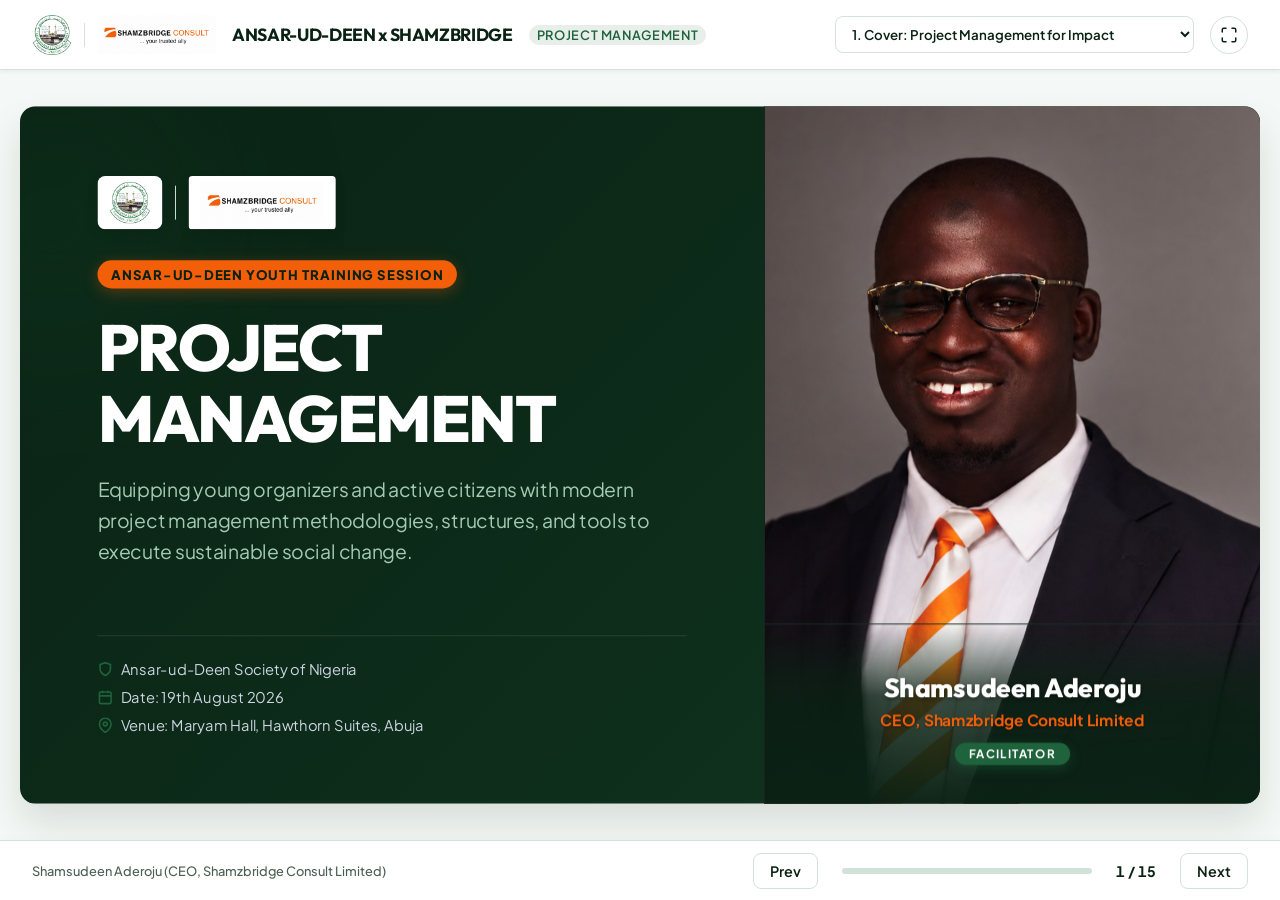
<file: index.html>
<!DOCTYPE html>
<html lang="en">

<head>
  <meta charset="UTF-8">
  <meta name="viewport" content="width=device-width, initial-scale=1.0">
  <title>Project Management for Impact | Ansar-ud-Deen Society</title>
  <meta name="description"
    content="Semi-interactive slide presentation on Project Management for Impact for Ansar-ud-Deen Society.">
  <link rel="stylesheet" href="style.css">
  <script>
    window.addEventListener('error', function (e) {
      const errorDiv = document.createElement('div');
      errorDiv.style.position = 'fixed';
      errorDiv.style.top = '0';
      errorDiv.style.left = '0';
      errorDiv.style.width = '100%';
      errorDiv.style.backgroundColor = '#e11d48';
      errorDiv.style.color = '#ffffff';
      errorDiv.style.padding = '12px 24px';
      errorDiv.style.fontSize = '14px';
      errorDiv.style.fontFamily = 'monospace';
      errorDiv.style.zIndex = '999999';
      errorDiv.style.boxShadow = '0 4px 12px rgba(0,0,0,0.15)';
      errorDiv.innerHTML = '<strong>JS Error:</strong> ' + e.message + ' at ' + e.filename.split('/').pop() + ':' + e.lineno + ':' + e.colno;
      document.body.appendChild(errorDiv);
    });
  </script>
</head>

<body>

  <!-- TOP HEADER -->
  <header>
    <div class="brand-section">
      <div class="brand-logos">
        <img src="images/ansarudeen.png" alt="Ansar-ud-Deen Logo" class="logo-img" onerror="this.style.display='none'">
        <div class="logo-separator"></div>
        <img src="images/shamzbridge.jpeg" alt="Shamzbridge Logo" class="logo-img" style="border-radius: 4px;"
          onerror="this.style.display='none'">
      </div>
      <span class="brand-title">ANSAR-UD-DEEN x SHAMZBRIDGE</span>
      <span class="brand-tagline">Project Management</span>
    </div>

    <div class="nav-controls">
      <select id="slideSelect" class="slide-select">
        <option value="0">1. Cover: Project Management for Impact</option>
        <option value="1">2. Project Management Lifecycle: 5-Phase Cycle</option>
        <option value="2">3. Core PM Concepts &amp; Iron Triangle</option>
        <option value="3">4. Phase 1: Initiation (Needs Assessment)</option>
        <option value="4">5. Phase 2: Planning &amp; Design</option>
        <option value="5">6. Phase 3: Execution &amp; Team Dynamics</option>
        <option value="6">7. Phase 4: Monitoring &amp; Evaluation</option>
        <option value="7">8. Phase 5: Closure &amp; Sustainability</option>
        <option value="8">9. Impact Model Canvas: Overview</option>
        <option value="9">10. Impact Model Canvas: Interactive Grid</option>
        <option value="10">11. Tying PM Lifecycle &amp; Canvas Into Projects</option>
        <option value="11">12. Live Walkthrough: NEXIM Project</option>
        <option value="12">13. Empowering Professionals &amp; Teams</option>
        <option value="13">14. Case Studies of Social Impact</option>
        <option value="14">15. Conclusion &amp; Q&amp;A</option>
      </select>

      <button id="fullscreenBtn" class="btn btn-icon" title="Toggle Fullscreen (Shortcut: F)">
        <svg width="18" height="18" viewBox="0 0 24 24" fill="none" stroke="currentColor" stroke-width="2"
          stroke-linecap="round" stroke-linejoin="round">
          <path d="M8 3H5a2 2 0 0 0-2 2v3m18 0V5a2 2 0 0 0-2-2h-3m0 18h3a2 2 0 0 0 2-2v-3M3 16v3a2 2 0 0 0 2 2h3">
          </path>
        </svg>
      </button>
    </div>
  </header>

  <!-- VIEWPORT FOR 16:9 DECK CONTAINER -->
  <main class="deck-viewport" id="deckViewport">
    <div class="deck-container" id="deckContainer">

      <!-- ==========================================
           SLIDE 1: COVER SLIDE
           ========================================== -->
      <section class="slide active slide-cover" id="slide-0">
        <!-- Background Shapes -->
        <div class="slide-bg-shapes">
          <div class="bg-blob-1"></div>
          <div class="bg-blob-2"></div>
        </div>

        <div class="cover-container">
          <div class="cover-left">
            <div style="display: flex; align-items: center; gap: 0.8rem; margin-bottom: 2rem;">
              <img src="images/ansarudeen.png" alt="Ansar-ud-Deen Logo" class="cover-logo-left"
                style="margin-bottom: 0;" onerror="this.style.display='none'">
              <div style="background-color: var(--color-border); width: 1px; height: 35px;"></div>
              <img src="images/shamzbridge.jpeg" alt="Shamzbridge Logo" class="cover-logo-left"
                style="margin-bottom: 0; border-radius: 4px;" onerror="this.style.display='none'">
            </div>
            <span class="cover-badge">Ansar-ud-Deen Youth Training Session</span>
            <h1 class="cover-title">PROJECT MANAGEMENT </h1>
            <p class="cover-description">
              Equipping young organizers and active citizens with modern project management methodologies, structures,
              and tools to execute sustainable social change.
            </p>
            <div class="cover-meta">
              <div class="meta-item">
                <svg width="16" height="16" viewBox="0 0 24 24" fill="none" stroke="currentColor" stroke-width="2.5">
                  <path d="M12 22s8-4 8-10V5l-8-3-8 3v7c0 6 8 10 8 10z"></path>
                </svg>
                <span>Ansar-ud-Deen Society of Nigeria</span>
              </div>
              <div class="meta-item">
                <svg width="16" height="16" viewBox="0 0 24 24" fill="none" stroke="currentColor" stroke-width="2.5">
                  <rect x="3" y="4" width="18" height="18" rx="2" ry="2"></rect>
                  <line x1="16" y1="2" x2="16" y2="6"></line>
                  <line x1="8" y1="2" x2="8" y2="6"></line>
                  <line x1="3" y1="10" x2="21" y2="10"></line>
                </svg>
                <span>Date: 19th August 2026</span>
              </div>
              <div class="meta-item">
                <svg width="16" height="16" viewBox="0 0 24 24" fill="none" stroke="currentColor" stroke-width="2.5">
                  <path d="M21 10c0 7-9 13-9 13s-9-6-9-13a9 9 0 0 1 18 0z"></path>
                  <circle cx="12" cy="10" r="3"></circle>
                </svg>
                <span>Venue: Maryam Hall, Hawthorn Suites, Abuja</span>
              </div>
            </div>
          </div>
          <div class="cover-right">
            <!-- Full Speaker Image & Overlay Card -->
            <img src="Mr Shamsudeen Aderoju.png" alt="Shamsudeen Aderoju" class="cover-speaker-img-full"
              onerror="this.style.display='none'">
            <div class="cover-speaker-overlay-banner">
              <h3 class="cover-speaker-name">Shamsudeen Aderoju</h3>
              <p class="cover-speaker-title">CEO, Shamzbridge Consult Limited</p>
              <span class="cover-speaker-badge">Facilitator</span>
            </div>
          </div>
        </div>
      </section>
      <!-- ==========================================
           SLIDE 2: STANDARD PROJECT MANAGEMENT LIFECYCLE (5-PHASE CYCLE)
           ========================================== -->
      <section class="slide" id="slide-1">
        <!-- Background Shapes -->
        <div class="slide-bg-shapes">
          <div class="bg-blob-1"></div>
          <div class="bg-blob-2"></div>
          <div class="bg-pattern"></div>
        </div>

        <h1 class="slide-title">The Project Management Lifecycle</h1>
        <p class="body-text" style="margin-bottom: 1rem;">
          A structured framework to guide project teams from initial concept to successful execution and long-term
          community impact.
        </p>

        <div class="framework-container">
          <div class="framework-diagram">
            <div class="framework-step active" data-target="fw-initiation">
              <span class="step-num">1</span>
              <span class="step-title">Initiation</span>
            </div>
            <div class="framework-step" data-target="fw-planning">
              <span class="step-num">2</span>
              <span class="step-title">Planning</span>
            </div>
            <div class="framework-step" data-target="fw-execution">
              <span class="step-num">3</span>
              <span class="step-title">Execution</span>
            </div>
            <div class="framework-step" data-target="fw-monitoring">
              <span class="step-num">4</span>
              <span class="step-title">M&amp;E (Control)</span>
            </div>
            <div class="framework-step" data-target="fw-closure">
              <span class="step-num">5</span>
              <span class="step-title">Closure</span>
            </div>
          </div>

          <div class="framework-details-panel">
            <!-- STEP 1: INITIATION -->
            <div class="framework-details-content active" id="fw-initiation">
              <div class="framework-detail-header">
                <span class="framework-detail-badge">Phase 1</span>
                <h3 class="framework-detail-title">Project Initiation</h3>
              </div>
              <p class="body-text" style="font-size: 0.95rem; margin-bottom: 1rem;">
                <b>Core Question:</b> Is this project worth doing and feasible? Define initial scope, assess community
                needs, identify key stakeholders, and secure basic authorization.
              </p>
              <div class="framework-bullets">
                <div class="framework-bullet-item">
                  <svg width="14" height="14" viewBox="0 0 24 24" fill="none" stroke="currentColor" stroke-width="3"
                    stroke-linecap="round" stroke-linejoin="round">
                    <polyline points="20 6 9 17 4 12"></polyline>
                  </svg>
                  <span><b>Needs Assessment:</b> Use surveys, focus groups, and interviews to discover real local
                    problems rather than making assumptions.</span>
                </div>
                <div class="framework-bullet-item">
                  <svg width="14" height="14" viewBox="0 0 24 24" fill="none" stroke="currentColor" stroke-width="3"
                    stroke-linecap="round" stroke-linejoin="round">
                    <polyline points="20 6 9 17 4 12"></polyline>
                  </svg>
                  <span><b>Project Charter:</b> Write a high-level project charter defining objectives, expected
                    outcomes, scope boundaries, and core team.</span>
                </div>
                <div class="framework-bullet-item">
                  <svg width="14" height="14" viewBox="0 0 24 24" fill="none" stroke="currentColor" stroke-width="3"
                    stroke-linecap="round" stroke-linejoin="round">
                    <polyline points="20 6 9 17 4 12"></polyline>
                  </svg>
                  <span><b>Key Output:</b> An approved Project Charter and stakeholder register to proceed to detailed
                    planning.</span>
                </div>
              </div>
            </div>

            <!-- STEP 2: PLANNING -->
            <div class="framework-details-content" id="fw-planning">
              <div class="framework-detail-header">
                <span class="framework-detail-badge">Phase 2</span>
                <h3 class="framework-detail-title">Project Planning</h3>
              </div>
              <p class="body-text" style="font-size: 0.95rem; margin-bottom: 1rem;">
                <b>Core Question:</b> How exactly will we deliver the project? Map out tasks, milestones, calendars,
                budgets, resources, and risk mitigations.
              </p>
              <div class="framework-bullets">
                <div class="framework-bullet-item">
                  <svg width="14" height="14" viewBox="0 0 24 24" fill="none" stroke="currentColor" stroke-width="3"
                    stroke-linecap="round" stroke-linejoin="round">
                    <polyline points="20 6 9 17 4 12"></polyline>
                  </svg>
                  <span><b>Work Breakdown Structure (WBS):</b> Divide the project scope into small, manageable tasks
                    with clear assignments.</span>
                </div>
                <div class="framework-bullet-item">
                  <svg width="14" height="14" viewBox="0 0 24 24" fill="none" stroke="currentColor" stroke-width="3"
                    stroke-linecap="round" stroke-linejoin="round">
                    <polyline points="20 6 9 17 4 12"></polyline>
                  </svg>
                  <span><b>Budgeting &amp; Sponsorship:</b> Develop itemized budgets and pitch templates to secure
                    funding and resources.</span>
                </div>
                <div class="framework-bullet-item">
                  <svg width="14" height="14" viewBox="0 0 24 24" fill="none" stroke="currentColor" stroke-width="3"
                    stroke-linecap="round" stroke-linejoin="round">
                    <polyline points="20 6 9 17 4 12"></polyline>
                  </svg>
                  <span><b>Key Output:</b> A comprehensive project roadmap (Gantt schedule), budget plans, and risk
                    checklist.</span>
                </div>
              </div>
            </div>

            <!-- STEP 3: EXECUTION -->
            <div class="framework-details-content" id="fw-execution">
              <div class="framework-detail-header">
                <span class="framework-detail-badge">Phase 3</span>
                <h3 class="framework-detail-title">Project Execution</h3>
              </div>
              <p class="body-text" style="font-size: 0.95rem; margin-bottom: 1rem;">
                <b>Core Question:</b> Are we deploying planned activities effectively? Coordinate volunteers, manage
                partners, run public campaigns, and execute operations.
              </p>
              <div class="framework-bullets">
                <div class="framework-bullet-item">
                  <svg width="14" height="14" viewBox="0 0 24 24" fill="none" stroke="currentColor" stroke-width="3"
                    stroke-linecap="round" stroke-linejoin="round">
                    <polyline points="20 6 9 17 4 12"></polyline>
                  </svg>
                  <span><b>Team Coordination:</b> Hold team standups, distribute volunteer checklists, and manage
                    vendor/partner relations.</span>
                </div>
                <div class="framework-bullet-item">
                  <svg width="14" height="14" viewBox="0 0 24 24" fill="none" stroke="currentColor" stroke-width="3"
                    stroke-linecap="round" stroke-linejoin="round">
                    <polyline points="20 6 9 17 4 12"></polyline>
                  </svg>
                  <span><b>Public Relations:</b> Conduct marketing, community outreach, and stakeholder engagement to
                    drive enrollment or attendance.</span>
                </div>
                <div class="framework-bullet-item">
                  <svg width="14" height="14" viewBox="0 0 24 24" fill="none" stroke="currentColor" stroke-width="3"
                    stroke-linecap="round" stroke-linejoin="round">
                    <polyline points="20 6 9 17 4 12"></polyline>
                  </svg>
                  <span><b>Key Output:</b> Active delivery of project tasks, workshop sessions, or community
                    campaigns.</span>
                </div>
              </div>
            </div>

            <!-- STEP 4: MONITORING -->
            <div class="framework-details-content" id="fw-monitoring">
              <div class="framework-detail-header">
                <span class="framework-detail-badge">Phase 4</span>
                <h3 class="framework-detail-title">Monitoring &amp; Evaluation</h3>
              </div>
              <p class="body-text" style="font-size: 0.95rem; margin-bottom: 1rem;">
                <b>Core Question:</b> Are we meeting goals and managing resources? Track timelines, analyze budgets, and
                gather social impact metrics.
              </p>
              <div class="framework-bullets">
                <div class="framework-bullet-item">
                  <svg width="14" height="14" viewBox="0 0 24 24" fill="none" stroke="currentColor" stroke-width="3"
                    stroke-linecap="round" stroke-linejoin="round">
                    <polyline points="20 6 9 17 4 12"></polyline>
                  </svg>
                  <span><b>Variance Control:</b> Track actual schedule progress and expenditures vs. target baselines to
                    handle issues early.</span>
                </div>
                <div class="framework-bullet-item">
                  <svg width="14" height="14" viewBox="0 0 24 24" fill="none" stroke="currentColor" stroke-width="3"
                    stroke-linecap="round" stroke-linejoin="round">
                    <polyline points="20 6 9 17 4 12"></polyline>
                  </svg>
                  <span><b>Impact Metrics:</b> Verify immediate quantitative outputs and track long-term qualitative
                    changes in communities.</span>
                </div>
                <div class="framework-bullet-item">
                  <svg width="14" height="14" viewBox="0 0 24 24" fill="none" stroke="currentColor" stroke-width="3"
                    stroke-linecap="round" stroke-linejoin="round">
                    <polyline points="20 6 9 17 4 12"></polyline>
                  </svg>
                  <span><b>Key Output:</b> Operational data, registry metrics, budget trackers, and feedback
                    surveys.</span>
                </div>
              </div>
            </div>

            <!-- STEP 5: CLOSURE -->
            <div class="framework-details-content" id="fw-closure">
              <div class="framework-detail-header">
                <span class="framework-detail-badge">Phase 5</span>
                <h3 class="framework-detail-title">Project Closure &amp; Handover</h3>
              </div>
              <p class="body-text" style="font-size: 0.95rem; margin-bottom: 1rem;">
                <b>Core Question:</b> What did we accomplish and how do we ensure sustainability? Complete accounts,
                write reports, and hand over assets.
              </p>
              <div class="framework-bullets">
                <div class="framework-bullet-item">
                  <svg width="14" height="14" viewBox="0 0 24 24" fill="none" stroke="currentColor" stroke-width="3"
                    stroke-linecap="round" stroke-linejoin="round">
                    <polyline points="20 6 9 17 4 12"></polyline>
                  </svg>
                  <span><b>Administrative Closure:</b> Pay final vendor invoices, audit project ledger, and compile
                    financial records.</span>
                </div>
                <div class="framework-bullet-item">
                  <svg width="14" height="14" viewBox="0 0 24 24" fill="none" stroke="currentColor" stroke-width="3"
                    stroke-linecap="round" stroke-linejoin="round">
                    <polyline points="20 6 9 17 4 12"></polyline>
                  </svg>
                  <span><b>Lessons Learned &amp; Handover:</b> Archive graphic design assets, contact registers, and
                    write review logs for future teams.</span>
                </div>
                <div class="framework-bullet-item">
                  <svg width="14" height="14" viewBox="0 0 24 24" fill="none" stroke="currentColor" stroke-width="3"
                    stroke-linecap="round" stroke-linejoin="round">
                    <polyline points="20 6 9 17 4 12"></polyline>
                  </svg>
                  <span><b>Key Output:</b> Final project evaluation report, lessons log, financial audit, and
                    sustainability handover contracts.</span>
                </div>
              </div>
            </div>
          </div>
        </div>
      </section>

      <!-- ==========================================
           SLIDE 3: CORE PM CONCEPTS & IRON TRIANGLE
           ========================================== -->
      <section class="slide" id="slide-2">
        <!-- Background Shapes -->
        <div class="slide-bg-shapes">
          <div class="bg-blob-1"></div>
          <div class="bg-blob-2"></div>
          <div class="bg-pattern"></div>
        </div>

        <h1 class="slide-title">Core Project Management Concepts</h1>

        <div class="concepts-layout">
          <div class="triangle-container">
            <h3 class="section-header" id="triangleInfoTitle" style="font-size: 1.1rem;">Click Triangle Nodes to Explore
            </h3>
            <svg class="iron-triangle-svg" viewBox="0 0 300 300">
              <!-- Lines -->
              <line id="line-scope-time" class="triangle-line" x1="150" y1="50" x2="50" y2="220" />
              <line id="line-scope-cost" class="triangle-line" x1="150" y1="50" x2="250" y2="220" />
              <line id="line-time-cost" class="triangle-line" x1="50" y1="220" x2="250" y2="220" />

              <!-- Nodes -->
              <g class="triangle-node active" data-concept="scope" transform="translate(150,50)">
                <circle r="10" />
                <text class="triangle-text" y="-20" text-anchor="middle">SCOPE</text>
              </g>
              <g class="triangle-node" data-concept="time" transform="translate(50,220)">
                <circle r="10" />
                <text class="triangle-text" x="-15" y="25" text-anchor="middle">TIME</text>
              </g>
              <g class="triangle-node" data-concept="cost" transform="translate(250,220)">
                <circle r="10" />
                <text class="triangle-text" x="15" y="25" text-anchor="middle">COST</text>
              </g>

              <text class="triangle-center-text" x="150" y="170">QUALITY</text>
            </svg>
            <div class="triangle-info-box">
              Changing any side of the triangle compromises quality.
            </div>
          </div>

          <div class="concept-tabs">
            <div class="concept-tab-card active" data-concept="scope">
              <div class="concept-tab-header">
                <span class="concept-tab-title">Scope: The What &amp; How Much</span>
                <span class="concept-tab-badge tab-badge-navy">Boundary</span>
              </div>
              <p class="concept-tab-desc">
                Scope defines all the work required to complete the project successfully. It is your project's boundary.
                <br><br>
                <b>Scope Creep:</b> Adding uncontrolled tasks without expanding budget or time. Stop scope creep early
                to protect your team from burnout.
              </p>
            </div>

            <div class="concept-tab-card" data-concept="time">
              <div class="concept-tab-header">
                <span class="concept-tab-title">Time: The Timeline &amp; Schedule</span>
                <span class="concept-tab-badge tab-badge-blue">Deadline</span>
              </div>
              <p class="concept-tab-desc">
                Projects have a strict start and end. Time management involves planning calendar milestones, tasks
                duration, and resource scheduling.
                <br><br>
                Use simple timelines (like Gantt charts) to track milestones and avoid project day crunches.
              </p>
            </div>

            <div class="concept-tab-card" data-concept="cost">
              <div class="concept-tab-header">
                <span class="concept-tab-title">Cost: The Budget &amp; Funds</span>
                <span class="concept-tab-badge tab-badge-accent">Finance</span>
              </div>
              <p class="concept-tab-desc">
                Cost encompasses financial budgets, materials, and volunteer assets.
                <br><br>
                Always draft itemized budgets. Map costs to sponsorships (cash or in-kind donations) and run audits to
                build credibility with sponsors and partners.
              </p>
            </div>
          </div>
        </div>
      </section>

      <!-- ==========================================
           SLIDE 4: PHASE 1: INITIATION
           ========================================== -->
      <section class="slide" id="slide-3">
        <!-- Background Shapes -->
        <div class="slide-bg-shapes">
          <div class="bg-blob-1"></div>
          <div class="bg-blob-2"></div>
          <div class="bg-pattern"></div>
        </div>

        <h1 class="slide-title">Phase 1: Project Initiation</h1>

        <div class="initiation-layout">
          <div class="checklist-box">
            <div class="checklist-item">
              <div class="checklist-bullet">1</div>
              <div class="checklist-text">
                <h4>Community Needs Assessment</h4>
                <p>Never guess a community's needs. Use surveys, focus groups, and interviews to find the root issues
                  affecting the community.</p>
              </div>
            </div>
            <div class="checklist-item">
              <div class="checklist-bullet">2</div>
              <div class="checklist-text">
                <h4>Define the Project Charter</h4>
                <p>Draft a brief project brief specifying the "Why", "What", expected outcomes, core project director,
                  and team members.</p>
              </div>
            </div>
            <div class="checklist-item">
              <div class="checklist-bullet">3</div>
              <div class="checklist-text">
                <h4>Stakeholder Analysis</h4>
                <p>Identify local leaders, government agencies, corporate sponsors, and volunteers whose support or
                  feedback is required.</p>
              </div>
            </div>
          </div>

          <div class="sdg-selector">
            <h3 class="section-header" style="font-size: 1.1rem; margin-bottom: 0.5rem;">Aligning with Global SDGs</h3>
            <p class="body-text" style="font-size: 0.9rem; margin-bottom: 1rem;">Click an SDG card below to see how
              project alignments look:</p>

            <div class="sdg-grid">
              <button class="sdg-icon-btn sdg-1 active" data-sdg="1">
                <img src="images/Sustainable_Development_Goal_01NoPoverty.svg.webp" alt="SDG 1">
              </button>
              <button class="sdg-icon-btn sdg-2" data-sdg="2">
                <img src="images/SDG2-zero-hunger-progress-FINAL.webp" alt="SDG 2">
              </button>
              <button class="sdg-icon-btn sdg-3" data-sdg="3">
                <img src="images/sdg3.png" alt="SDG 3">
              </button>
              <button class="sdg-icon-btn sdg-4" data-sdg="4">
                <img src="images/sdg4.png" alt="SDG 4">
              </button>
              <button class="sdg-icon-btn sdg-5" data-sdg="5">
                <img src="images/sdg5.png" alt="SDG 5">
              </button>
              <button class="sdg-icon-btn sdg-6" data-sdg="6">
                <img src="images/sdg6.png" alt="SDG 6">
              </button>
              <button class="sdg-icon-btn sdg-8" data-sdg="8">
                <img src="images/sdg8.png" alt="SDG 8">
              </button>
              <button class="sdg-icon-btn sdg-13" data-sdg="13">
                <img src="images/sdg13.png" alt="SDG 13">
              </button>
            </div>

            <div class="sdg-details">
              <h4 class="sdg-details-title" id="sdgDetailsTitle">SDG 1: No Poverty</h4>
              <p class="sdg-details-desc" id="sdgDetailsDesc">Projects targeting financial literacy, micro-enterprise
                training for local youths, and skills acquisition schemes. This resolves through local entrepreneurship
                summits and vocational training.</p>
            </div>
          </div>
        </div>
      </section>

      <!-- ==========================================
           SLIDE 5: PHASE 2: PLANNING & DESIGN
           ========================================== -->
      <section class="slide" id="slide-4">
        <!-- Background Shapes -->
        <div class="slide-bg-shapes">
          <div class="bg-blob-1"></div>
          <div class="bg-blob-2"></div>
          <div class="bg-pattern"></div>
        </div>

        <h1 class="slide-title">Phase 2: Planning &amp; Design</h1>

        <div class="planning-layout">
          <div class="gantt-widget">
            <h3 class="section-header" style="font-size: 1.1rem; margin-bottom: 0;">Project Roadmap (Gantt Schedule)
            </h3>
            <p style="font-size: 0.8rem; color: var(--color-text-muted);">Click on a bar below to view phase details:
            </p>

            <div class="gantt-chart">
              <div class="gantt-row">
                <span class="gantt-label">Initiation</span>
                <div class="gantt-timeline-track">
                  <div class="gantt-bar gantt-w1-2" data-phase="initiation">Weeks 1 - 2</div>
                </div>
              </div>
              <div class="gantt-row">
                <span class="gantt-label">Planning &amp; PR</span>
                <div class="gantt-timeline-track">
                  <div class="gantt-bar gantt-w2-4" data-phase="planning">Weeks 2 - 4</div>
                </div>
              </div>
              <div class="gantt-row">
                <span class="gantt-label">Execution</span>
                <div class="gantt-timeline-track">
                  <div class="gantt-bar gantt-w4-6" data-phase="execution">Weeks 4 - 6</div>
                </div>
              </div>
              <div class="gantt-row">
                <span class="gantt-label">M&amp;E &amp; Closure</span>
                <div class="gantt-timeline-track">
                  <div class="gantt-bar gantt-w5-8" data-phase="closure">Weeks 5 - 8</div>
                </div>
              </div>
            </div>

            <div class="gantt-info-panel">
              <h4 class="gantt-info-title" id="ganttInfoTitle">Weeks 1 - 2: Project Initiation</h4>
              <p class="gantt-info-desc" id="ganttInfoDesc">Perform needs assessments, stakeholder interviews, align
                with strategic project goals, draft project charter, and secure initial approvals.</p>
            </div>
          </div>

          <div style="display: flex; flex-direction: column; gap: 1.5rem; justify-content: center;">
            <div class="card">
              <h4 class="card-title">Work Breakdown Structure (WBS)</h4>
              <p class="body-text" style="font-size: 0.9rem; margin-bottom: 0;">
                Deconstruct the project into small, bite-sized tasks. Distribute tasks to committee members using clear
                checklists to prevent gaps.
              </p>
            </div>
            <div class="card accent">
              <h4 class="card-title">Risk Management Checklist</h4>
              <p class="body-text" style="font-size: 0.9rem; margin-bottom: 0;">
                Identify threats early (e.g., logistics issues, venue problems, rain). Formulate backup plans so the
                project continues smoothly no matter the conditions.
              </p>
            </div>
          </div>
        </div>
      </section>

      <!-- ==========================================
           SLIDE 6: PHASE 3: EXECUTION & TEAM DYNAMICS
           ========================================== -->
      <section class="slide" id="slide-5">
        <!-- Background Shapes -->
        <div class="slide-bg-shapes">
          <div class="bg-blob-1"></div>
          <div class="bg-blob-2"></div>
          <div class="bg-pattern"></div>
        </div>

        <h1 class="slide-title">Phase 3: Execution &amp; Team Dynamics</h1>

        <div class="execution-layout">
          <div class="org-chart-box">
            <h3 class="section-header" style="font-size: 1.1rem; margin-bottom: 0;">Interactive Project Team</h3>

            <!-- Director Node -->
            <div class="org-node director active" data-id="director">
              <div class="org-node-title">Project Director</div>
              <div class="org-node-subtitle">Overall Lead</div>
            </div>
            <div class="org-line"></div>

            <!-- Sub Roles Row -->
            <div class="org-row-flex">
              <div class="org-node" data-id="planner">
                <div class="org-node-title">Secretary</div>
                <div class="org-node-subtitle">Admin &amp; Records</div>
              </div>
              <div class="org-node" data-id="treasurer">
                <div class="org-node-title">Treasurer / Logistics</div>
                <div class="org-node-subtitle">Finance &amp; Venue</div>
              </div>
              <div class="org-node" data-id="relations">
                <div class="org-node-title">PR &amp; Volunteers</div>
                <div class="org-node-subtitle">Media &amp; Recruitment</div>
              </div>
            </div>
          </div>

          <div class="org-details-card">
            <h3 class="org-details-name" id="orgDetailsName">Project Director</h3>
            <span class="org-details-role" id="orgDetailsRole">Strategic Leader</span>
            <div class="org-details-list" id="orgDetailsList">
              <div class="framework-bullet-item">
                <svg width="14" height="14" viewBox="0 0 24 24" fill="none" stroke="currentColor" stroke-width="3"
                  stroke-linecap="round" stroke-linejoin="round">
                  <polyline points="20 6 9 17 4 12"></polyline>
                </svg>
                <span>Liaises with project sponsors, steering committee, and advisory board.</span>
              </div>
              <div class="framework-bullet-item">
                <svg width="14" height="14" viewBox="0 0 24 24" fill="none" stroke="currentColor" stroke-width="3"
                  stroke-linecap="round" stroke-linejoin="round">
                  <polyline points="20 6 9 17 4 12"></polyline>
                </svg>
                <span>Overlooks all project deliverables, milestones, and safety guidelines.</span>
              </div>
              <div class="framework-bullet-item">
                <svg width="14" height="14" viewBox="0 0 24 24" fill="none" stroke="currentColor" stroke-width="3"
                  stroke-linecap="round" stroke-linejoin="round">
                  <polyline points="20 6 9 17 4 12"></polyline>
                </svg>
                <span>Coordinates key stakeholder and partner relations.</span>
              </div>
              <div class="framework-bullet-item">
                <svg width="14" height="14" viewBox="0 0 24 24" fill="none" stroke="currentColor" stroke-width="3"
                  stroke-linecap="round" stroke-linejoin="round">
                  <polyline points="20 6 9 17 4 12"></polyline>
                </svg>
                <span>Drives the project's vision and core goals.</span>
              </div>
            </div>
          </div>
        </div>
      </section>

      <!-- ==========================================
           SLIDE 7: PHASE 4: MONITORING & EVALUATION
           ========================================== -->
      <section class="slide" id="slide-6">
        <!-- Background Shapes -->
        <div class="slide-bg-shapes">
          <div class="bg-blob-1"></div>
          <div class="bg-blob-2"></div>
          <div class="bg-pattern"></div>
        </div>

        <h1 class="slide-title">Phase 4: Monitoring &amp; Evaluation</h1>

        <div class="m-e-layout">
          <div class="m-e-cards">
            <div class="m-e-card">
              <span class="m-e-badge badge-output">Outputs</span>
              <div class="m-e-content">
                <h4>Quantitative Actions</h4>
                <p>The immediate, tangible results of your activities. Easy to count but doesn't show long-term change.
                </p>
                <p style="font-size: 0.8rem; font-weight: bold; margin-top: 4px; color: var(--color-primary);">
                  Examples: 50 laptops distributed, 100 students registered, 5 classes run.
                </p>
              </div>
            </div>

            <div class="m-e-card">
              <span class="m-e-badge badge-outcome">Outcomes</span>
              <div class="m-e-content">
                <h4>Qualitative Changes</h4>
                <p>The actual impact or behavioral shifts in the community. Requires long-term tracking.</p>
                <p style="font-size: 0.8rem; font-weight: bold; margin-top: 4px; color: var(--color-accent);">
                  Examples: 65% of students secured tech jobs, local coding projects created.
                </p>
              </div>
            </div>
          </div>

          <div class="calculator-widget">
            <h3 class="calc-title">Project Impact Estimator</h3>

            <div class="calc-row">
              <div class="calc-row-header">
                <span>Active Project Volunteers</span>
                <span id="volunteersValue">25</span>
              </div>
              <input type="range" id="volunteersSlider" class="calc-slider" min="5" max="200" value="25">
            </div>

            <div class="calc-row">
              <div class="calc-row-header">
                <span>Target Community Reach</span>
                <span id="targetReachValue">150</span>
              </div>
              <input type="range" id="targetReachSlider" class="calc-slider" min="50" max="5000" value="150" step="50">
            </div>

            <div class="calc-row">
              <div class="calc-row-header">
                <span>Resource/Budget Efficiency</span>
                <span id="efficiencyValue">Medium</span>
              </div>
              <input type="range" id="efficiencySlider" class="calc-slider" min="1" max="3" value="2" step="1">
            </div>

            <div class="calc-result-box">
              <div
                style="font-size: 0.75rem; text-transform: uppercase; color: var(--color-text-muted); font-weight: 700;">
                Project Impact Score</div>
              <div class="calc-score" id="calcScore">0</div>
              <div class="calc-rating" id="calcRating">Local Project Impact</div>
            </div>
          </div>
        </div>
      </section>

      <!-- ==========================================
           SLIDE 8: PHASE 5: CLOSURE & SUSTAINABILITY
           ========================================== -->
      <section class="slide" id="slide-7">
        <!-- Background Shapes -->
        <div class="slide-bg-shapes">
          <div class="bg-blob-1"></div>
          <div class="bg-blob-2"></div>
          <div class="bg-pattern"></div>
        </div>

        <h1 class="slide-title">Phase 5: Closure &amp; Sustainability</h1>

        <div class="closure-grid">
          <div class="card closure-card">
            <div class="closure-card-icon">📂</div>
            <h4 class="closure-card-title">Administrative Closure</h4>
            <p class="closure-card-text">
              Ensure all project accounts balance, return borrowed venues, clear expenses, and compile documentation
              reports.
            </p>
            <div class="closure-list">
              <div class="closure-item">
                <svg width="14" height="14" viewBox="0 0 24 24" fill="none" stroke="currentColor" stroke-width="3"
                  stroke-linecap="round" stroke-linejoin="round">
                  <polyline points="20 6 9 17 4 12"></polyline>
                </svg>
                <span>Financial Auditing done</span>
              </div>
              <div class="closure-item">
                <svg width="14" height="14" viewBox="0 0 24 24" fill="none" stroke="currentColor" stroke-width="3"
                  stroke-linecap="round" stroke-linejoin="round">
                  <polyline points="20 6 9 17 4 12"></polyline>
                </svg>
                <span>Vendor payments completed</span>
              </div>
            </div>
          </div>

          <div class="card closure-card accent">
            <div class="closure-card-icon">🧠</div>
            <h4 class="closure-card-title">Knowledge Handover</h4>
            <p class="closure-card-text">
              Save key contacts, volunteer lists, design graphics, and write a "lessons learned" review for future board
              directors.
            </p>
            <div class="closure-list">
              <div class="closure-item">
                <svg width="14" height="14" viewBox="0 0 24 24" fill="none" stroke="currentColor" stroke-width="3"
                  stroke-linecap="round" stroke-linejoin="round">
                  <polyline points="20 6 9 17 4 12"></polyline>
                </svg>
                <span>Lessons log archived</span>
              </div>
              <div class="closure-item">
                <svg width="14" height="14" viewBox="0 0 24 24" fill="none" stroke="currentColor" stroke-width="3"
                  stroke-linecap="round" stroke-linejoin="round">
                  <polyline points="20 6 9 17 4 12"></polyline>
                </svg>
                <span>Shared drive folders structured</span>
              </div>
            </div>
          </div>

          <div class="card closure-card">
            <div class="closure-card-icon">🌱</div>
            <h4 class="closure-card-title">Long-term Sustainability</h4>
            <p class="closure-card-text">
              Hand over physical facilities to local community committees or formulate a self-sustaining funding system.
            </p>
            <div class="closure-list">
              <div class="closure-item">
                <svg width="14" height="14" viewBox="0 0 24 24" fill="none" stroke="currentColor" stroke-width="3"
                  stroke-linecap="round" stroke-linejoin="round">
                  <polyline points="20 6 9 17 4 12"></polyline>
                </svg>
                <span>Asset custodians appointed</span>
              </div>
              <div class="closure-item">
                <svg width="14" height="14" viewBox="0 0 24 24" fill="none" stroke="currentColor" stroke-width="3"
                  stroke-linecap="round" stroke-linejoin="round">
                  <polyline points="20 6 9 17 4 12"></polyline>
                </svg>
                <span>Partnership contracts signed</span>
              </div>
            </div>
          </div>
        </div>
      </section>

      <!-- ==========================================
           SLIDE 9: IMPACT MODEL CANVAS OVERVIEW
           ========================================== -->
      <section class="slide" id="slide-8">
        <!-- Background Shapes -->
        <div class="slide-bg-shapes">
          <div class="bg-blob-1"></div>
          <div class="bg-blob-2"></div>
          <div class="bg-pattern"></div>
        </div>

        <h1 class="slide-title">Impact Model Canvas: Overview</h1>

        <div class="canvas-intro-layout">
          <div class="canvas-mockup">
            <div class="mockup-block mb-p">Problem &amp; Needs</div>
            <div class="mockup-block mb-ka">Core Activities</div>
            <div class="mockup-block mb-vp">Value Proposition</div>
            <div class="mockup-block mb-ch">Channels</div>
            <div class="mockup-block mb-si">Social Impact</div>
            <div class="mockup-block mb-kr">Key Resources</div>
            <div class="mockup-block mb-b">Beneficiaries</div>
            <div class="mockup-block mb-co">Cost Structure</div>
            <div class="mockup-block mb-rs">Sustainability Model</div>
          </div>

          <div class="canvas-intro-bullets">
            <h2 class="slide-subtitle" style="margin-bottom: 0.5rem; font-size: 1.5rem;">Why use the Canvas?</h2>

            <div class="canvas-intro-item">
              <div class="canvas-intro-number">1</div>
              <div class="canvas-intro-text">
                <h4>Social Mission Centered</h4>
                <p>Unlike traditional business canvases, the Impact Model Canvas positions the community's problems and
                  long-term social impact as the foundation.</p>
              </div>
            </div>

            <div class="canvas-intro-item">
              <div class="canvas-intro-number">2</div>
              <div class="canvas-intro-text">
                <h4>Holistic Planning on One Page</h4>
                <p>Forces the project planning committee to map out activities, resources, stakeholders, and funding
                  streams side-by-side to verify alignment.</p>
              </div>
            </div>

            <div class="canvas-intro-item">
              <div class="canvas-intro-number">3</div>
              <div class="canvas-intro-text">
                <h4>Prepares You for Sponsor Pitches</h4>
                <p>Fills in the exact gaps corporate CSR sponsors ask about: Who benefits? What do you spend? How do you
                  measure success?</p>
              </div>
            </div>
          </div>
        </div>
      </section>

      <!-- ==========================================
           SLIDE 10: IMPACT MODEL CANVAS INTERACTIVE GRID
           ========================================== -->
      <section class="slide" id="slide-9">
        <!-- Background Shapes -->
        <div class="slide-bg-shapes">
          <div class="bg-blob-1"></div>
          <div class="bg-blob-2"></div>
          <div class="bg-pattern"></div>
        </div>

        <h1 class="slide-title">The Impact Model Canvas</h1>

        <div class="canvas-interactive-wrapper">
          <div class="canvas-grid">
            <!-- Problem -->
            <div class="canvas-block cb-problem active" data-block="problem">
              <span class="canvas-block-num">01</span>
              <span class="canvas-block-title">Problem &amp; Local Needs</span>
              <span class="canvas-block-icon">❓</span>
            </div>

            <!-- Activities -->
            <div class="canvas-block cb-activities" data-block="activities">
              <span class="canvas-block-num">02</span>
              <span class="canvas-block-title">Core Activities</span>
              <span class="canvas-block-icon">⚡</span>
            </div>

            <!-- Value Proposition -->
            <div class="canvas-block cb-value" data-block="value">
              <span class="canvas-block-num">03</span>
              <span class="canvas-block-title">Value Proposition</span>
              <span class="canvas-block-icon">💎</span>
            </div>

            <!-- Channels -->
            <div class="canvas-block cb-channels" data-block="channels">
              <span class="canvas-block-num">04</span>
              <span class="canvas-block-title">Channels</span>
              <span class="canvas-block-icon">📣</span>
            </div>

            <!-- Social Impact -->
            <div class="canvas-block cb-impact" data-block="impact">
              <span class="canvas-block-num">05</span>
              <span class="canvas-block-title">Social Impact</span>
              <span class="canvas-block-icon">🎯</span>
            </div>

            <!-- Resources -->
            <div class="canvas-block cb-resources" data-block="resources">
              <span class="canvas-block-num">06</span>
              <span class="canvas-block-title">Key Resources</span>
              <span class="canvas-block-icon">🛠️</span>
            </div>

            <!-- Beneficiaries -->
            <div class="canvas-block cb-beneficiaries" data-block="beneficiaries">
              <span class="canvas-block-num">07</span>
              <span class="canvas-block-title">Beneficiaries</span>
              <span class="canvas-block-icon">👥</span>
            </div>

            <!-- Costs -->
            <div class="canvas-block cb-costs" data-block="costs">
              <span class="canvas-block-num">08</span>
              <span class="canvas-block-title">Cost Structure</span>
              <span class="canvas-block-icon">💳</span>
            </div>

            <!-- Revenue -->
            <div class="canvas-block cb-revenue" data-block="revenue">
              <span class="canvas-block-num">09</span>
              <span class="canvas-block-title">Sustainability &amp; Reinvestment</span>
              <span class="canvas-block-icon">💰</span>
            </div>
          </div>

          <div class="canvas-interactive-detail">
            <h4 class="canvas-detail-title" id="canvasDetailTitle">1. Problem &amp; Local Needs</h4>
            <p class="canvas-detail-desc" id="canvasDetailDesc">
              Specify the community issues you are tackling (e.g., poor sanitation, youth unemployment in Northern
              Nigeria). <b>Project Example:</b> High youth unemployment due to lack of standard tech skills.
            </p>
          </div>
        </div>
      </section>

      <!-- ==========================================
           SLIDE 11: TYING PM LIFECYCLE & IMPACT CANVAS
           ========================================== -->
      <section class="slide" id="slide-10">
        <!-- Background Shapes -->
        <div class="slide-bg-shapes">
          <div class="bg-blob-1"></div>
          <div class="bg-blob-2"></div>
          <div class="bg-pattern"></div>
        </div>

        <h1 class="slide-title">Tying PM Lifecycle &amp; Impact Canvas Into Projects</h1>
        <p class="body-text" style="margin-bottom: 0.5rem;">
          How does strategy tie into execution? The project lifecycle manages our project phases, the Impact Model
          Canvas designs our project logic, and strategic governance drives delivery.
        </p>

        <div class="integration-layout">
          <!-- CARD 1: LIFECYCLE (WHEN) -->
          <div class="integration-flow-card">
            <span class="flow-badge rise">1. PM Lifecycle: Phases</span>
            <h4>Manage The Delivery (When)</h4>
            <div class="integration-bullets">
              <div class="integration-bullet">
                <svg width="14" height="14" viewBox="0 0 24 24" fill="none" stroke="currentColor" stroke-width="3">
                  <polyline points="20 6 9 17 4 12"></polyline>
                </svg>
                <span>Select execution steps: <b>Initiation, Planning, Execution, M&amp;E, Closure</b>.</span>
              </div>
              <div class="integration-bullet">
                <svg width="14" height="14" viewBox="0 0 24 24" fill="none" stroke="currentColor" stroke-width="3">
                  <polyline points="20 6 9 17 4 12"></polyline>
                </svg>
                <span>Determine how milestones are met at each operational gateway.</span>
              </div>
              <div class="integration-bullet">
                <svg width="14" height="14" viewBox="0 0 24 24" fill="none" stroke="currentColor" stroke-width="3">
                  <polyline points="20 6 9 17 4 12"></polyline>
                </svg>
                <span>Establish clear stage-gate reviews before proceeding to the next phase.</span>
              </div>
            </div>
          </div>

          <!-- CARD 2: CANVAS (HOW) -->
          <div class="integration-flow-card">
            <span class="flow-badge canvas">2. Canvas: Design Logic</span>
            <h4>Map The Structure (How)</h4>
            <div class="integration-bullets">
              <div class="integration-bullet">
                <svg width="14" height="14" viewBox="0 0 24 24" fill="none" stroke="currentColor" stroke-width="3">
                  <polyline points="20 6 9 17 4 12"></polyline>
                </svg>
                <span>Connect <b>Needs</b> directly to a unique <b>Value Proposition</b>.</span>
              </div>
              <div class="integration-bullet">
                <svg width="14" height="14" viewBox="0 0 24 24" fill="none" stroke="currentColor" stroke-width="3">
                  <polyline points="20 6 9 17 4 12"></polyline>
                </svg>
                <span>Map <b>Key Partners</b> and <b>Resources</b> required for operations.</span>
              </div>
              <div class="integration-bullet">
                <svg width="14" height="14" viewBox="0 0 24 24" fill="none" stroke="currentColor" stroke-width="3">
                  <polyline points="20 6 9 17 4 12"></polyline>
                </svg>
                <span>Analyze <b>Cost Structures</b> and formulate a <b>Sustainability Model</b>.</span>
              </div>
            </div>
          </div>

          <!-- CARD 3: EXECUTION (WHY) -->
          <div class="integration-flow-card">
            <span class="flow-badge framework">3. Strategic Execution</span>
            <h4>Define The Goal (Why)</h4>
            <div class="integration-bullets">
              <div class="integration-bullet">
                <svg width="14" height="14" viewBox="0 0 24 24" fill="none" stroke="currentColor" stroke-width="3">
                  <polyline points="20 6 9 17 4 12"></polyline>
                </svg>
                <span>Validate needs and analyze solutions before investing team funds.</span>
              </div>
              <div class="integration-bullet">
                <svg width="14" height="14" viewBox="0 0 24 24" fill="none" stroke="currentColor" stroke-width="3">
                  <polyline points="20 6 9 17 4 12"></polyline>
                </svg>
                <span>Use the Canvas to pitch sponsors during stakeholder engagement.</span>
              </div>
              <div class="integration-bullet">
                <svg width="14" height="14" viewBox="0 0 24 24" fill="none" stroke="currentColor" stroke-width="3">
                  <polyline points="20 6 9 17 4 12"></polyline>
                </svg>
                <span>Deliver activities and measure outcomes systematically using indicators.</span>
              </div>
            </div>
          </div>
        </div>
      </section>

      <!-- ==========================================
           SLIDE 12: LIVE WALKTHROUGH (NEXIM CASE STUDY)
           ========================================== -->
      <section class="slide" id="slide-11">
        <!-- Background Shapes -->
        <div class="slide-bg-shapes">
          <div class="bg-blob-1"></div>
          <div class="bg-blob-2"></div>
          <div class="bg-pattern"></div>
        </div>

        <h1 class="slide-title">Walkthrough: Application in a Live Project</h1>
        <p class="body-text" style="margin-bottom: 0.5rem;">
          How project teams applied the Impact Model Canvas and lifecycle phases to implement the <b>NEXIM Bank Women
            Empowerment Initiative</b> in Abuja.
        </p>

        <div class="walkthrough-layout">
          <!-- STEP 1 -->
          <div class="walkthrough-step-card">
            <div class="walkthrough-step-header">
              <div class="walkthrough-step-num">1</div>
              <span class="walkthrough-step-badge">Strategic Alignment</span>
            </div>
            <h4 class="walkthrough-step-title">Step 1: Choose Strategic Target</h4>
            <p class="walkthrough-step-desc">
              Focus on economic restoration for female agri-entrepreneurs affected by local market shifts in Abuja.
            </p>
            <div class="walkthrough-list">
              <div class="walkthrough-item">
                <svg width="10" height="10" viewBox="0 0 24 24" fill="none" stroke="currentColor" stroke-width="3.5">
                  <polyline points="20 6 9 17 4 12"></polyline>
                </svg>
                <span><b>Strategic Goal:</b> Rebuild local capacities &amp; invest in vocational skills.</span>
              </div>
              <div class="walkthrough-item">
                <svg width="10" height="10" viewBox="0 0 24 24" fill="none" stroke="currentColor" stroke-width="3.5">
                  <polyline points="20 6 9 17 4 12"></polyline>
                </svg>
                <span><b>SDG Targets:</b> SDG 5 (Gender Equality) &amp; SDG 8 (Decent Work).</span>
              </div>
            </div>
          </div>

          <!-- STEP 2 -->
          <div class="walkthrough-step-card">
            <div class="walkthrough-step-header">
              <div class="walkthrough-step-num">2</div>
              <span class="walkthrough-step-badge">Canvas Mapping</span>
            </div>
            <h4 class="walkthrough-step-title">Step 2: Map the Impact Logic</h4>
            <p class="walkthrough-step-desc">
              Formulate structural logistics for the beneficiary using the 9 blocks of the Impact Model Canvas.
            </p>
            <div class="walkthrough-list">
              <div class="walkthrough-item">
                <svg width="10" height="10" viewBox="0 0 24 24" fill="none" stroke="currentColor" stroke-width="3.5">
                  <polyline points="20 6 9 17 4 12"></polyline>
                </svg>
                <span><b>Value Prop:</b> Rice-milling machine, ₦5M grant, &amp; scholarship.</span>
              </div>
              <div class="walkthrough-item">
                <svg width="10" height="10" viewBox="0 0 24 24" fill="none" stroke="currentColor" stroke-width="3.5">
                  <polyline points="20 6 9 17 4 12"></polyline>
                </svg>
                <span><b>Partners:</b> NEXIM Bank &amp; local agricultural associations.</span>
              </div>
            </div>
          </div>

          <!-- STEP 3 -->
          <div class="walkthrough-step-card">
            <div class="walkthrough-step-header">
              <div class="walkthrough-step-num">3</div>
              <span class="walkthrough-step-badge">Project Phase Execution</span>
            </div>
            <h4 class="walkthrough-step-title">Step 3: Execute via Project Lifecycle</h4>
            <p class="walkthrough-step-desc">
              Carry the plan through the project lifecycle from initiation to final evaluation.
            </p>
            <div class="walkthrough-list">
              <div class="walkthrough-item">
                <svg width="10" height="10" viewBox="0 0 24 24" fill="none" stroke="currentColor" stroke-width="3.5">
                  <polyline points="20 6 9 17 4 12"></polyline>
                </svg>
                <span><b>Engage &amp; Execute:</b> Secured NEXIM grant and ran operations.</span>
              </div>
              <div class="walkthrough-item">
                <svg width="10" height="10" viewBox="0 0 24 24" fill="none" stroke="currentColor" stroke-width="3.5">
                  <polyline points="20 6 9 17 4 12"></polyline>
                </svg>
                <span><b>Evaluate:</b> Tracked production output increase of milling operations.</span>
              </div>
            </div>
          </div>
        </div>
      </section>

      <!-- ==========================================
           SLIDE 13: EMPOWERING PROFESSIONALS & TEAMS
           ========================================== -->
      <section class="slide" id="slide-12">
        <!-- Background Shapes -->
        <div class="slide-bg-shapes">
          <div class="bg-blob-1"></div>
          <div class="bg-blob-2"></div>
          <div class="bg-pattern"></div>
        </div>

        <h1 class="slide-title">Empowering Professionals &amp; Teams</h1>
        <p class="body-text" style="margin-bottom: 2rem;">
          How applying the Impact Model Canvas and project management frameworks improves the capacity, career
          advancement, and strategic delivery of professionals and team members.
        </p>

        <div class="member-value-layout">
          <div class="card value-card">
            <span class="value-num">01</span>
            <h4 class="value-title">Career &amp; Professional Growth</h4>
            <p class="value-text">
              Mastering the Canvas builds professional skills in strategic planning, operations logistics, and financial
              systems. These are top skills required in corporate workspaces and startups.
            </p>
          </div>

          <div class="card value-card accent">
            <span class="value-num">02</span>
            <h4 class="value-title">Securing Sponsors &amp; Capital</h4>
            <p class="value-text">
              Sponsors don't fund vague ideas; they fund structures. Pitching with a completed Impact Canvas proves to
              corporate partners that your project team operates with high competence and accountability.
            </p>
          </div>

          <div class="card value-card">
            <span class="value-num">03</span>
            <h4 class="value-title">Effective Team Leadership</h4>
            <p class="value-text">
              Using transparent frameworks reduces ambiguity. Clear roles, budgets, and milestones prevent volunteer
              burnout, building a unified, high-performing project team.
            </p>
          </div>
        </div>
      </section>

      <!-- ==========================================
           SLIDE 14: CASE STUDIES OF SOCIAL IMPACT
           ========================================== -->
      <section class="slide" id="slide-13">
        <!-- Background Shapes -->
        <div class="slide-bg-shapes">
          <div class="bg-blob-1"></div>
          <div class="bg-blob-2"></div>
          <div class="bg-pattern"></div>
        </div>

        <h1 class="slide-title">Case Studies of Social Impact</h1>

        <div class="case-studies-layout">
          <div class="case-selector">
            <button class="case-btn active" data-target="case-1">
              <h4 class="case-btn-title">Race to Green</h4>
              <span class="case-btn-loc">Abuja FCT Outreach</span>
            </button>

            <button class="case-btn" data-target="case-2">
              <h4 class="case-btn-title">Women Empowerment</h4>
              <span class="case-btn-loc">NEXIM Bank Partnership</span>
            </button>
          </div>

          <div class="case-display">
            <!-- CASE 1 CONTENT -->
            <div class="case-content active" id="case-1">
              <div class="case-header">
                <div>
                  <h3 class="case-title">Baba &amp; Yara "Race to Green" Campaign</h3>
                  <span class="case-location">Abuja FCT (14th Edition)</span>
                </div>
                <div class="case-meta">
                  <span class="case-tag">Environment (SDG 12/13)</span>
                </div>
              </div>
              <div class="case-body">
                <div class="case-text">
                  <h5>Local Need &amp; Problem</h5>
                  <p class="body-text" style="font-size: 0.9rem; line-height: 1.5; margin-bottom: 1rem;">
                    Growing plastic waste pollution in public spaces and lack of structured recycling consciousness
                    among city dwellers in Abuja.
                  </p>
                  <h5>Project Solution &amp; Actions</h5>
                  <p class="body-text" style="font-size: 0.9rem; line-height: 1.5; margin-bottom: 0;">
                    Integrated Worker's Day novelty games with a multi-month plastic waste collection challenge.
                    Partnered with local recycling hubs to route gathered plastics.
                  </p>
                </div>
                <div class="case-stats">
                  <div class="stat-item">
                    <span class="stat-num">1,000+</span>
                    <div class="stat-label">KG Plastics Recycled</div>
                  </div>
                  <div class="stat-item">
                    <span class="stat-num">100+</span>
                    <div class="stat-label">Active Youth Volunteers</div>
                  </div>
                  <div class="stat-item">
                    <span class="stat-num">3</span>
                    <div class="stat-label">Local Hub Partners</div>
                  </div>
                </div>
              </div>
            </div>

            <!-- CASE 2 CONTENT -->
            <div class="case-content" id="case-2">
              <div class="case-header">
                <div>
                  <h3 class="case-title">Agri-Business Support Fund</h3>
                  <span class="case-location">Abuja Rural Communities</span>
                </div>
                <div class="case-meta">
                  <span class="case-tag">Gender (SDG 5/8)</span>
                </div>
              </div>
              <div class="case-body">
                <div class="case-text">
                  <h5>Local Need &amp; Problem</h5>
                  <p class="body-text" style="font-size: 0.9rem; line-height: 1.5; margin-bottom: 1rem;">
                    Marginalized female agri-entrepreneurs in FCT rural outskirts lacking modern processing machinery
                    and business expansion capital.
                  </p>
                  <h5>Project Solution &amp; Actions</h5>
                  <p class="body-text" style="font-size: 0.9rem; line-height: 1.5; margin-bottom: 0;">
                    Partnered with NEXIM Bank to launch a support fund, delivering machinery and financial grants to
                    rural entrepreneurs alongside educational scholarships.
                  </p>
                </div>
                <div class="case-stats">
                  <div class="stat-item">
                    <span class="stat-num">₦5.0M</span>
                    <div class="stat-label">Financial Grant Awarded</div>
                  </div>
                  <div class="stat-item">
                    <span class="stat-num">1</span>
                    <div class="stat-label">Rice Milling Machine</div>
                  </div>
                  <div class="stat-item">
                    <span class="stat-num">1</span>
                    <div class="stat-label">Child Scholarship</div>
                  </div>
                </div>
              </div>
            </div>
          </div>
        </div>
      </section>

      <!-- ==========================================
           SLIDE 15: CONCLUSION & Q&A
           ========================================== -->
      <section class="slide" id="slide-14">
        <!-- Background Shapes -->
        <div class="slide-bg-shapes">
          <div class="bg-blob-1"></div>
          <div class="bg-blob-2"></div>
          <div class="bg-pattern"></div>
        </div>

        <h1 class="slide-title">Conclusion &amp; Call to Action</h1>

        <div class="cta-layout">
          <div class="cta-left">
            <h2 class="cta-headline">Let's Lead with <span>Impact</span></h2>
            <p class="body-text">
              Project management isn't just administrative paperwork; it's the vehicle that carries our vision to
              reality. Go back to your teams and organizations and build programs that change lives!
            </p>

            <div class="speaker-card"
              style="display: flex; align-items: center; gap: 1.2rem; background-color: var(--color-bg); border: 1px solid var(--color-border); padding: 1rem; border-radius: 12px; margin-top: 1.5rem; width: fit-content;">
              <div style="display: flex; flex-direction: column; gap: 2px;">
                <h5
                  style="font-family: var(--font-title); font-weight: 700; font-size: 1.0rem; color: var(--color-secondary); margin: 0;">
                  Shamsudeen Aderoju</h5>
                <p style="font-size: 0.75rem; color: var(--color-text-muted); margin: 0;">CEO, Shamzbridge Consult
                  Limited</p>
              </div>
              <div style="width: 1px; height: 30px; background-color: var(--color-border);"></div>
              <img src="images/shamzbridge-logo.png" alt="Shamzbridge Logo" style="height: 35px; object-fit: contain;"
                onerror="this.style.display='none'">
            </div>
          </div>
        </div>
      </section>

    </div>
  </main>

  <!-- FOOTER -->
  <footer>
    <div class="footer-info">
      Shamsudeen Aderoju (CEO, Shamzbridge Consult Limited)
    </div>

    <div class="footer-controls">
      <button id="prevBtn" class="btn" title="Previous Slide (Left Arrow / Backspace)">Prev</button>

      <div class="progress-bar-container">
        <div class="progress-bar-fill" id="progressFill"></div>
      </div>

      <span class="slide-number" id="slideNumDisplay">1 / 15</span>

      <button id="nextBtn" class="btn" title="Next Slide (Right Arrow / Space)">Next</button>
    </div>
  </footer>



  <script src="script.js"></script>
</body>

</html>
</file>
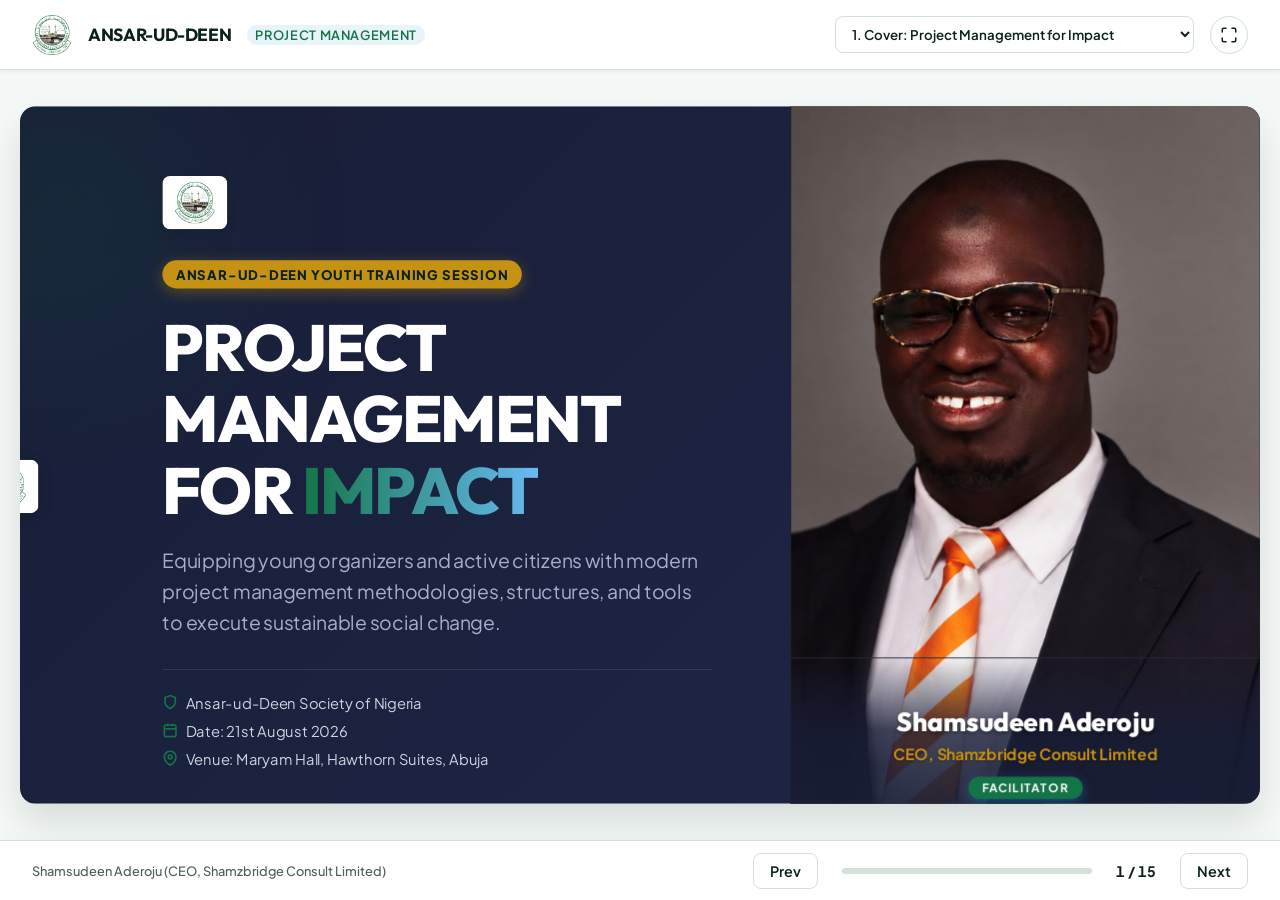
<file: pm-presentation/index.html>
<!DOCTYPE html>
<html lang="en">
<head>
  <meta charset="UTF-8">
  <meta name="viewport" content="width=device-width, initial-scale=1.0">
  <title>Project Management for Impact | Ansar-ud-Deen Society</title>
  <meta name="description" content="Semi-interactive slide presentation on Project Management for Impact for Ansar-ud-Deen Society.">
  <link rel="stylesheet" href="style.css">
  <script>
    window.addEventListener('error', function(e) {
      const errorDiv = document.createElement('div');
      errorDiv.style.position = 'fixed';
      errorDiv.style.top = '0';
      errorDiv.style.left = '0';
      errorDiv.style.width = '100%';
      errorDiv.style.backgroundColor = '#e11d48';
      errorDiv.style.color = '#ffffff';
      errorDiv.style.padding = '12px 24px';
      errorDiv.style.fontSize = '14px';
      errorDiv.style.fontFamily = 'monospace';
      errorDiv.style.zIndex = '999999';
      errorDiv.style.boxShadow = '0 4px 12px rgba(0,0,0,0.15)';
      errorDiv.innerHTML = '<strong>JS Error:</strong> ' + e.message + ' at ' + e.filename.split('/').pop() + ':' + e.lineno + ':' + e.colno;
      document.body.appendChild(errorDiv);
    });
  </script>
</head>
<body>

  <!-- TOP HEADER -->
  <header>
    <div class="brand-section">
      <div class="brand-logos">
        <img src="../images/ansarudeen.png" alt="Ansar-ud-Deen Logo" class="logo-img" onerror="this.style.display='none'">
      </div>
      <span class="brand-title">ANSAR-UD-DEEN</span>
      <span class="brand-tagline">Project Management</span>
    </div>
    
    <div class="nav-controls">
      <select id="slideSelect" class="slide-select">
        <option value="0">1. Cover: Project Management for Impact</option>
        <option value="1">2. Project Management Lifecycle: 5-Phase Cycle</option>
        <option value="2">3. Core PM Concepts &amp; Iron Triangle</option>
        <option value="3">4. Phase 1: Initiation (Needs Assessment)</option>
        <option value="4">5. Phase 2: Planning &amp; Design</option>
        <option value="5">6. Phase 3: Execution &amp; Team Dynamics</option>
        <option value="6">7. Phase 4: Monitoring &amp; Evaluation</option>
        <option value="7">8. Phase 5: Closure &amp; Sustainability</option>
        <option value="8">9. Impact Model Canvas: Overview</option>
        <option value="9">10. Impact Model Canvas: Interactive Grid</option>
        <option value="10">11. Tying PM Lifecycle &amp; Canvas Into Projects</option>
        <option value="11">12. Live Walkthrough: NEXIM Project</option>
        <option value="12">13. Empowering Professionals &amp; Teams</option>
        <option value="13">14. Case Studies of Social Impact</option>
        <option value="14">15. Conclusion &amp; Q&amp;A</option>
      </select>
      
      <button id="fullscreenBtn" class="btn btn-icon" title="Toggle Fullscreen (Shortcut: F)">
        <svg width="18" height="18" viewBox="0 0 24 24" fill="none" stroke="currentColor" stroke-width="2" stroke-linecap="round" stroke-linejoin="round"><path d="M8 3H5a2 2 0 0 0-2 2v3m18 0V5a2 2 0 0 0-2-2h-3m0 18h3a2 2 0 0 0 2-2v-3M3 16v3a2 2 0 0 0 2 2h3"></path></svg>
      </button>
    </div>
  </header>

  <!-- VIEWPORT FOR 16:9 DECK CONTAINER -->
  <main class="deck-viewport" id="deckViewport">
    <div class="deck-container" id="deckContainer">

      <!-- ==========================================
           SLIDE 1: COVER SLIDE
           ========================================== -->
      <section class="slide active slide-cover" id="slide-0">
        <!-- Background Shapes -->
        <div class="slide-bg-shapes">
          <div class="bg-blob-1"></div>
          <div class="bg-blob-2"></div>
        </div>

        <!-- Top Right Logo -->
        <img src="../images/ansarudeen.png" alt="Ansar-ud-Deen Logo" class="cover-top-logo-right" onerror="this.style.display='none'">

        <div class="cover-container">
          <div class="cover-left">
            <img src="../images/ansarudeen.png" alt="Ansar-ud-Deen Logo" class="cover-logo-left" onerror="this.style.display='none'">
            <span class="cover-badge">Ansar-ud-Deen Youth Training Session</span>
            <h1 class="cover-title">PROJECT MANAGEMENT FOR <span>IMPACT</span></h1>
            <p class="cover-description">
              Equipping young organizers and active citizens with modern project management methodologies, structures, and tools to execute sustainable social change.
            </p>
            <div class="cover-meta">
              <div class="meta-item">
                <svg width="16" height="16" viewBox="0 0 24 24" fill="none" stroke="currentColor" stroke-width="2.5"><path d="M12 22s8-4 8-10V5l-8-3-8 3v7c0 6 8 10 8 10z"></path></svg>
                <span>Ansar-ud-Deen Society of Nigeria</span>
              </div>
              <div class="meta-item">
                <svg width="16" height="16" viewBox="0 0 24 24" fill="none" stroke="currentColor" stroke-width="2.5"><rect x="3" y="4" width="18" height="18" rx="2" ry="2"></rect><line x1="16" y1="2" x2="16" y2="6"></line><line x1="8" y1="2" x2="8" y2="6"></line><line x1="3" y1="10" x2="21" y2="10"></line></svg>
                <span>Date: 21st August 2026</span>
              </div>
              <div class="meta-item">
                <svg width="16" height="16" viewBox="0 0 24 24" fill="none" stroke="currentColor" stroke-width="2.5"><path d="M21 10c0 7-9 13-9 13s-9-6-9-13a9 9 0 0 1 18 0z"></path><circle cx="12" cy="10" r="3"></circle></svg>
                <span>Venue: Maryam Hall, Hawthorn Suites, Abuja</span>
              </div>
            </div>
          </div>
          <div class="cover-right">
            <!-- Full Speaker Image & Overlay Card -->
            <img src="../Mr Shamsudeen Aderoju.png" alt="Shamsudeen Aderoju" class="cover-speaker-img-full" onerror="this.style.display='none'">
            <div class="cover-speaker-overlay-banner">
              <h3 class="cover-speaker-name">Shamsudeen Aderoju</h3>
              <p class="cover-speaker-title">CEO, Shamzbridge Consult Limited</p>
              <span class="cover-speaker-badge">Facilitator</span>
            </div>
          </div>
        </div>
      </section>
      <!-- ==========================================
           SLIDE 2: STANDARD PROJECT MANAGEMENT LIFECYCLE (5-PHASE CYCLE)
           ========================================== -->
      <section class="slide" id="slide-1">
        <!-- Background Shapes -->
        <div class="slide-bg-shapes">
          <div class="bg-blob-1"></div>
          <div class="bg-blob-2"></div>
          <div class="bg-pattern"></div>
        </div>

        <h1 class="slide-title">The Project Management Lifecycle</h1>
        <p class="body-text" style="margin-bottom: 1rem;">
          A structured framework to guide project teams from initial concept to successful execution and long-term community impact.
        </p>
        
        <div class="framework-container">
          <div class="framework-diagram">
            <div class="framework-step active" data-target="fw-initiation">
              <span class="step-num">1</span>
              <span class="step-title">Initiation</span>
            </div>
            <div class="framework-step" data-target="fw-planning">
              <span class="step-num">2</span>
              <span class="step-title">Planning</span>
            </div>
            <div class="framework-step" data-target="fw-execution">
              <span class="step-num">3</span>
              <span class="step-title">Execution</span>
            </div>
            <div class="framework-step" data-target="fw-monitoring">
              <span class="step-num">4</span>
              <span class="step-title">M&amp;E (Control)</span>
            </div>
            <div class="framework-step" data-target="fw-closure">
              <span class="step-num">5</span>
              <span class="step-title">Closure</span>
            </div>
          </div>
          
          <div class="framework-details-panel">
            <!-- STEP 1: INITIATION -->
            <div class="framework-details-content active" id="fw-initiation">
              <div class="framework-detail-header">
                <span class="framework-detail-badge">Phase 1</span>
                <h3 class="framework-detail-title">Project Initiation</h3>
              </div>
              <p class="body-text" style="font-size: 0.95rem; margin-bottom: 1rem;">
                <b>Core Question:</b> Is this project worth doing and feasible? Define initial scope, assess community needs, identify key stakeholders, and secure basic authorization.
              </p>
              <div class="framework-bullets">
                <div class="framework-bullet-item">
                  <svg width="14" height="14" viewBox="0 0 24 24" fill="none" stroke="currentColor" stroke-width="3" stroke-linecap="round" stroke-linejoin="round"><polyline points="20 6 9 17 4 12"></polyline></svg>
                  <span><b>Needs Assessment:</b> Use surveys, focus groups, and interviews to discover real local problems rather than making assumptions.</span>
                </div>
                <div class="framework-bullet-item">
                  <svg width="14" height="14" viewBox="0 0 24 24" fill="none" stroke="currentColor" stroke-width="3" stroke-linecap="round" stroke-linejoin="round"><polyline points="20 6 9 17 4 12"></polyline></svg>
                  <span><b>Project Charter:</b> Write a high-level project charter defining objectives, expected outcomes, scope boundaries, and core team.</span>
                </div>
                <div class="framework-bullet-item">
                  <svg width="14" height="14" viewBox="0 0 24 24" fill="none" stroke="currentColor" stroke-width="3" stroke-linecap="round" stroke-linejoin="round"><polyline points="20 6 9 17 4 12"></polyline></svg>
                  <span><b>Key Output:</b> An approved Project Charter and stakeholder register to proceed to detailed planning.</span>
                </div>
              </div>
            </div>

            <!-- STEP 2: PLANNING -->
            <div class="framework-details-content" id="fw-planning">
              <div class="framework-detail-header">
                <span class="framework-detail-badge">Phase 2</span>
                <h3 class="framework-detail-title">Project Planning</h3>
              </div>
              <p class="body-text" style="font-size: 0.95rem; margin-bottom: 1rem;">
                <b>Core Question:</b> How exactly will we deliver the project? Map out tasks, milestones, calendars, budgets, resources, and risk mitigations.
              </p>
              <div class="framework-bullets">
                <div class="framework-bullet-item">
                  <svg width="14" height="14" viewBox="0 0 24 24" fill="none" stroke="currentColor" stroke-width="3" stroke-linecap="round" stroke-linejoin="round"><polyline points="20 6 9 17 4 12"></polyline></svg>
                  <span><b>Work Breakdown Structure (WBS):</b> Divide the project scope into small, manageable tasks with clear assignments.</span>
                </div>
                <div class="framework-bullet-item">
                  <svg width="14" height="14" viewBox="0 0 24 24" fill="none" stroke="currentColor" stroke-width="3" stroke-linecap="round" stroke-linejoin="round"><polyline points="20 6 9 17 4 12"></polyline></svg>
                  <span><b>Budgeting &amp; Sponsorship:</b> Develop itemized budgets and pitch templates to secure funding and resources.</span>
                </div>
                <div class="framework-bullet-item">
                  <svg width="14" height="14" viewBox="0 0 24 24" fill="none" stroke="currentColor" stroke-width="3" stroke-linecap="round" stroke-linejoin="round"><polyline points="20 6 9 17 4 12"></polyline></svg>
                  <span><b>Key Output:</b> A comprehensive project roadmap (Gantt schedule), budget plans, and risk checklist.</span>
                </div>
              </div>
            </div>

            <!-- STEP 3: EXECUTION -->
            <div class="framework-details-content" id="fw-execution">
              <div class="framework-detail-header">
                <span class="framework-detail-badge">Phase 3</span>
                <h3 class="framework-detail-title">Project Execution</h3>
              </div>
              <p class="body-text" style="font-size: 0.95rem; margin-bottom: 1rem;">
                <b>Core Question:</b> Are we deploying planned activities effectively? Coordinate volunteers, manage partners, run public campaigns, and execute operations.
              </p>
              <div class="framework-bullets">
                <div class="framework-bullet-item">
                  <svg width="14" height="14" viewBox="0 0 24 24" fill="none" stroke="currentColor" stroke-width="3" stroke-linecap="round" stroke-linejoin="round"><polyline points="20 6 9 17 4 12"></polyline></svg>
                  <span><b>Team Coordination:</b> Hold team standups, distribute volunteer checklists, and manage vendor/partner relations.</span>
                </div>
                <div class="framework-bullet-item">
                  <svg width="14" height="14" viewBox="0 0 24 24" fill="none" stroke="currentColor" stroke-width="3" stroke-linecap="round" stroke-linejoin="round"><polyline points="20 6 9 17 4 12"></polyline></svg>
                  <span><b>Public Relations:</b> Conduct marketing, community outreach, and stakeholder engagement to drive enrollment or attendance.</span>
                </div>
                <div class="framework-bullet-item">
                  <svg width="14" height="14" viewBox="0 0 24 24" fill="none" stroke="currentColor" stroke-width="3" stroke-linecap="round" stroke-linejoin="round"><polyline points="20 6 9 17 4 12"></polyline></svg>
                  <span><b>Key Output:</b> Active delivery of project tasks, workshop sessions, or community campaigns.</span>
                </div>
              </div>
            </div>

            <!-- STEP 4: MONITORING -->
            <div class="framework-details-content" id="fw-monitoring">
              <div class="framework-detail-header">
                <span class="framework-detail-badge">Phase 4</span>
                <h3 class="framework-detail-title">Monitoring &amp; Evaluation</h3>
              </div>
              <p class="body-text" style="font-size: 0.95rem; margin-bottom: 1rem;">
                <b>Core Question:</b> Are we meeting goals and managing resources? Track timelines, analyze budgets, and gather social impact metrics.
              </p>
              <div class="framework-bullets">
                <div class="framework-bullet-item">
                  <svg width="14" height="14" viewBox="0 0 24 24" fill="none" stroke="currentColor" stroke-width="3" stroke-linecap="round" stroke-linejoin="round"><polyline points="20 6 9 17 4 12"></polyline></svg>
                  <span><b>Variance Control:</b> Track actual schedule progress and expenditures vs. target baselines to handle issues early.</span>
                </div>
                <div class="framework-bullet-item">
                  <svg width="14" height="14" viewBox="0 0 24 24" fill="none" stroke="currentColor" stroke-width="3" stroke-linecap="round" stroke-linejoin="round"><polyline points="20 6 9 17 4 12"></polyline></svg>
                  <span><b>Impact Metrics:</b> Verify immediate quantitative outputs and track long-term qualitative changes in communities.</span>
                </div>
                <div class="framework-bullet-item">
                  <svg width="14" height="14" viewBox="0 0 24 24" fill="none" stroke="currentColor" stroke-width="3" stroke-linecap="round" stroke-linejoin="round"><polyline points="20 6 9 17 4 12"></polyline></svg>
                  <span><b>Key Output:</b> Operational data, registry metrics, budget trackers, and feedback surveys.</span>
                </div>
              </div>
            </div>

            <!-- STEP 5: CLOSURE -->
            <div class="framework-details-content" id="fw-closure">
              <div class="framework-detail-header">
                <span class="framework-detail-badge">Phase 5</span>
                <h3 class="framework-detail-title">Project Closure &amp; Handover</h3>
              </div>
              <p class="body-text" style="font-size: 0.95rem; margin-bottom: 1rem;">
                <b>Core Question:</b> What did we accomplish and how do we ensure sustainability? Complete accounts, write reports, and hand over assets.
              </p>
              <div class="framework-bullets">
                <div class="framework-bullet-item">
                  <svg width="14" height="14" viewBox="0 0 24 24" fill="none" stroke="currentColor" stroke-width="3" stroke-linecap="round" stroke-linejoin="round"><polyline points="20 6 9 17 4 12"></polyline></svg>
                  <span><b>Administrative Closure:</b> Pay final vendor invoices, audit project ledger, and compile financial records.</span>
                </div>
                <div class="framework-bullet-item">
                  <svg width="14" height="14" viewBox="0 0 24 24" fill="none" stroke="currentColor" stroke-width="3" stroke-linecap="round" stroke-linejoin="round"><polyline points="20 6 9 17 4 12"></polyline></svg>
                  <span><b>Lessons Learned &amp; Handover:</b> Archive graphic design assets, contact registers, and write review logs for future teams.</span>
                </div>
                <div class="framework-bullet-item">
                  <svg width="14" height="14" viewBox="0 0 24 24" fill="none" stroke="currentColor" stroke-width="3" stroke-linecap="round" stroke-linejoin="round"><polyline points="20 6 9 17 4 12"></polyline></svg>
                  <span><b>Key Output:</b> Final project evaluation report, lessons log, financial audit, and sustainability handover contracts.</span>
                </div>
              </div>
            </div>
          </div>
        </div>
      </section>

      <!-- ==========================================
           SLIDE 3: CORE PM CONCEPTS & IRON TRIANGLE
           ========================================== -->
      <section class="slide" id="slide-2">
        <!-- Background Shapes -->
        <div class="slide-bg-shapes">
          <div class="bg-blob-1"></div>
          <div class="bg-blob-2"></div>
          <div class="bg-pattern"></div>
        </div>

        <h1 class="slide-title">Core Project Management Concepts</h1>
        
        <div class="concepts-layout">
          <div class="triangle-container">
            <h3 class="section-header" id="triangleInfoTitle" style="font-size: 1.1rem;">Click Triangle Nodes to Explore</h3>
            <svg class="iron-triangle-svg" viewBox="0 0 300 300">
              <!-- Lines -->
              <line id="line-scope-time" class="triangle-line" x1="150" y1="50" x2="50" y2="220" />
              <line id="line-scope-cost" class="triangle-line" x1="150" y1="50" x2="250" y2="220" />
              <line id="line-time-cost" class="triangle-line" x1="50" y1="220" x2="250" y2="220" />
              
              <!-- Nodes -->
              <g class="triangle-node active" data-concept="scope" transform="translate(150,50)">
                <circle r="10" />
                <text class="triangle-text" y="-20" text-anchor="middle">SCOPE</text>
              </g>
              <g class="triangle-node" data-concept="time" transform="translate(50,220)">
                <circle r="10" />
                <text class="triangle-text" x="-15" y="25" text-anchor="middle">TIME</text>
              </g>
              <g class="triangle-node" data-concept="cost" transform="translate(250,220)">
                <circle r="10" />
                <text class="triangle-text" x="15" y="25" text-anchor="middle">COST</text>
              </g>
              
              <text class="triangle-center-text" x="150" y="170">QUALITY</text>
            </svg>
            <div class="triangle-info-box">
              Changing any side of the triangle compromises quality.
            </div>
          </div>
          
          <div class="concept-tabs">
            <div class="concept-tab-card active" data-concept="scope">
              <div class="concept-tab-header">
                <span class="concept-tab-title">Scope: The What &amp; How Much</span>
                <span class="concept-tab-badge tab-badge-navy">Boundary</span>
              </div>
              <p class="concept-tab-desc">
                Scope defines all the work required to complete the project successfully. It is your project's boundary. 
                <br><br>
                <b>Scope Creep:</b> Adding uncontrolled tasks without expanding budget or time. Stop scope creep early to protect your team from burnout.
              </p>
            </div>
            
            <div class="concept-tab-card" data-concept="time">
              <div class="concept-tab-header">
                <span class="concept-tab-title">Time: The Timeline &amp; Schedule</span>
                <span class="concept-tab-badge tab-badge-blue">Deadline</span>
              </div>
              <p class="concept-tab-desc">
                Projects have a strict start and end. Time management involves planning calendar milestones, tasks duration, and resource scheduling.
                <br><br>
                Use simple timelines (like Gantt charts) to track milestones and avoid project day crunches.
              </p>
            </div>
            
            <div class="concept-tab-card" data-concept="cost">
              <div class="concept-tab-header">
                <span class="concept-tab-title">Cost: The Budget &amp; Funds</span>
                <span class="concept-tab-badge tab-badge-accent">Finance</span>
              </div>
              <p class="concept-tab-desc">
                Cost encompasses financial budgets, materials, and volunteer assets. 
                <br><br>
                Always draft itemized budgets. Map costs to sponsorships (cash or in-kind donations) and run audits to build credibility with sponsors and partners.
              </p>
            </div>
          </div>
        </div>
      </section>

      <!-- ==========================================
           SLIDE 4: PHASE 1: INITIATION
           ========================================== -->
      <section class="slide" id="slide-3">
        <!-- Background Shapes -->
        <div class="slide-bg-shapes">
          <div class="bg-blob-1"></div>
          <div class="bg-blob-2"></div>
          <div class="bg-pattern"></div>
        </div>

        <h1 class="slide-title">Phase 1: Project Initiation</h1>
        
        <div class="initiation-layout">
          <div class="checklist-box">
            <div class="checklist-item">
              <div class="checklist-bullet">1</div>
              <div class="checklist-text">
                <h4>Community Needs Assessment</h4>
                <p>Never guess a community's needs. Use surveys, focus groups, and interviews to find the root issues affecting the community.</p>
              </div>
            </div>
            <div class="checklist-item">
              <div class="checklist-bullet">2</div>
              <div class="checklist-text">
                <h4>Define the Project Charter</h4>
                <p>Draft a brief project brief specifying the "Why", "What", expected outcomes, core project director, and team members.</p>
              </div>
            </div>
            <div class="checklist-item">
              <div class="checklist-bullet">3</div>
              <div class="checklist-text">
                <h4>Stakeholder Analysis</h4>
                <p>Identify local leaders, government agencies, corporate sponsors, and volunteers whose support or feedback is required.</p>
              </div>
            </div>
          </div>
          
          <div class="sdg-selector">
            <h3 class="section-header" style="font-size: 1.1rem; margin-bottom: 0.5rem;">Aligning with Global SDGs</h3>
            <p class="body-text" style="font-size: 0.9rem; margin-bottom: 1rem;">Click an SDG card below to see how project alignments look:</p>
            
            <div class="sdg-grid">
              <button class="sdg-icon-btn sdg-1 active" data-sdg="1">
                <img src="../images/Sustainable_Development_Goal_01NoPoverty.svg.webp" alt="SDG 1">
              </button>
              <button class="sdg-icon-btn sdg-2" data-sdg="2">
                <img src="../images/SDG2-zero-hunger-progress-FINAL.webp" alt="SDG 2">
              </button>
              <button class="sdg-icon-btn sdg-3" data-sdg="3">
                <img src="../images/sdg3.png" alt="SDG 3">
              </button>
              <button class="sdg-icon-btn sdg-4" data-sdg="4">
                <img src="../images/sdg4.png" alt="SDG 4">
              </button>
              <button class="sdg-icon-btn sdg-5" data-sdg="5">
                <img src="../images/sdg5.png" alt="SDG 5">
              </button>
              <button class="sdg-icon-btn sdg-6" data-sdg="6">
                <img src="../images/sdg6.png" alt="SDG 6">
              </button>
              <button class="sdg-icon-btn sdg-8" data-sdg="8">
                <img src="../images/sdg8.png" alt="SDG 8">
              </button>
              <button class="sdg-icon-btn sdg-13" data-sdg="13">
                <img src="../images/sdg13.png" alt="SDG 13">
              </button>
            </div>
            
            <div class="sdg-details">
              <h4 class="sdg-details-title" id="sdgDetailsTitle">SDG 1: No Poverty</h4>
              <p class="sdg-details-desc" id="sdgDetailsDesc">Projects targeting financial literacy, micro-enterprise training for local youths, and skills acquisition schemes. This resolves through local entrepreneurship summits and vocational training.</p>
            </div>
          </div>
        </div>
      </section>

      <!-- ==========================================
           SLIDE 5: PHASE 2: PLANNING & DESIGN
           ========================================== -->
      <section class="slide" id="slide-4">
        <!-- Background Shapes -->
        <div class="slide-bg-shapes">
          <div class="bg-blob-1"></div>
          <div class="bg-blob-2"></div>
          <div class="bg-pattern"></div>
        </div>

        <h1 class="slide-title">Phase 2: Planning &amp; Design</h1>
        
        <div class="planning-layout">
          <div class="gantt-widget">
            <h3 class="section-header" style="font-size: 1.1rem; margin-bottom: 0;">Project Roadmap (Gantt Schedule)</h3>
            <p style="font-size: 0.8rem; color: var(--color-text-muted);">Click on a bar below to view phase details:</p>
            
            <div class="gantt-chart">
              <div class="gantt-row">
                <span class="gantt-label">Initiation</span>
                <div class="gantt-timeline-track">
                  <div class="gantt-bar gantt-w1-2" data-phase="initiation">Weeks 1 - 2</div>
                </div>
              </div>
              <div class="gantt-row">
                <span class="gantt-label">Planning &amp; PR</span>
                <div class="gantt-timeline-track">
                  <div class="gantt-bar gantt-w2-4" data-phase="planning">Weeks 2 - 4</div>
                </div>
              </div>
              <div class="gantt-row">
                <span class="gantt-label">Execution</span>
                <div class="gantt-timeline-track">
                  <div class="gantt-bar gantt-w4-6" data-phase="execution">Weeks 4 - 6</div>
                </div>
              </div>
              <div class="gantt-row">
                <span class="gantt-label">M&amp;E &amp; Closure</span>
                <div class="gantt-timeline-track">
                  <div class="gantt-bar gantt-w5-8" data-phase="closure">Weeks 5 - 8</div>
                </div>
              </div>
            </div>
            
            <div class="gantt-info-panel">
              <h4 class="gantt-info-title" id="ganttInfoTitle">Weeks 1 - 2: Project Initiation</h4>
              <p class="gantt-info-desc" id="ganttInfoDesc">Perform needs assessments, stakeholder interviews, align with strategic project goals, draft project charter, and secure initial approvals.</p>
            </div>
          </div>
          
          <div style="display: flex; flex-direction: column; gap: 1.5rem; justify-content: center;">
            <div class="card">
              <h4 class="card-title">Work Breakdown Structure (WBS)</h4>
              <p class="body-text" style="font-size: 0.9rem; margin-bottom: 0;">
                Deconstruct the project into small, bite-sized tasks. Distribute tasks to committee members using clear checklists to prevent gaps.
              </p>
            </div>
            <div class="card accent">
              <h4 class="card-title">Risk Management Checklist</h4>
              <p class="body-text" style="font-size: 0.9rem; margin-bottom: 0;">
                Identify threats early (e.g., logistics issues, venue problems, rain). Formulate backup plans so the project continues smoothly no matter the conditions.
              </p>
            </div>
          </div>
        </div>
      </section>

      <!-- ==========================================
           SLIDE 6: PHASE 3: EXECUTION & TEAM DYNAMICS
           ========================================== -->
      <section class="slide" id="slide-5">
        <!-- Background Shapes -->
        <div class="slide-bg-shapes">
          <div class="bg-blob-1"></div>
          <div class="bg-blob-2"></div>
          <div class="bg-pattern"></div>
        </div>

        <h1 class="slide-title">Phase 3: Execution &amp; Team Dynamics</h1>
        
        <div class="execution-layout">
          <div class="org-chart-box">
            <h3 class="section-header" style="font-size: 1.1rem; margin-bottom: 0;">Interactive Project Team</h3>
            
            <!-- Director Node -->
            <div class="org-node director active" data-id="director">
              <div class="org-node-title">Project Director</div>
              <div class="org-node-subtitle">Overall Lead</div>
            </div>
            <div class="org-line"></div>
            
            <!-- Sub Roles Row -->
            <div class="org-row-flex">
              <div class="org-node" data-id="planner">
                <div class="org-node-title">Secretary</div>
                <div class="org-node-subtitle">Admin &amp; Records</div>
              </div>
              <div class="org-node" data-id="treasurer">
                <div class="org-node-title">Treasurer / Logistics</div>
                <div class="org-node-subtitle">Finance &amp; Venue</div>
              </div>
              <div class="org-node" data-id="relations">
                <div class="org-node-title">PR &amp; Volunteers</div>
                <div class="org-node-subtitle">Media &amp; Recruitment</div>
              </div>
            </div>
          </div>
          
          <div class="org-details-card">
            <h3 class="org-details-name" id="orgDetailsName">Project Director</h3>
            <span class="org-details-role" id="orgDetailsRole">Strategic Leader</span>
            <div class="org-details-list" id="orgDetailsList">
              <div class="framework-bullet-item">
                <svg width="14" height="14" viewBox="0 0 24 24" fill="none" stroke="currentColor" stroke-width="3" stroke-linecap="round" stroke-linejoin="round"><polyline points="20 6 9 17 4 12"></polyline></svg>
                <span>Liaises with project sponsors, steering committee, and advisory board.</span>
              </div>
              <div class="framework-bullet-item">
                <svg width="14" height="14" viewBox="0 0 24 24" fill="none" stroke="currentColor" stroke-width="3" stroke-linecap="round" stroke-linejoin="round"><polyline points="20 6 9 17 4 12"></polyline></svg>
                <span>Overlooks all project deliverables, milestones, and safety guidelines.</span>
              </div>
              <div class="framework-bullet-item">
                <svg width="14" height="14" viewBox="0 0 24 24" fill="none" stroke="currentColor" stroke-width="3" stroke-linecap="round" stroke-linejoin="round"><polyline points="20 6 9 17 4 12"></polyline></svg>
                <span>Coordinates key stakeholder and partner relations.</span>
              </div>
              <div class="framework-bullet-item">
                <svg width="14" height="14" viewBox="0 0 24 24" fill="none" stroke="currentColor" stroke-width="3" stroke-linecap="round" stroke-linejoin="round"><polyline points="20 6 9 17 4 12"></polyline></svg>
                <span>Drives the project's vision and core goals.</span>
              </div>
            </div>
          </div>
        </div>
      </section>

      <!-- ==========================================
           SLIDE 7: PHASE 4: MONITORING & EVALUATION
           ========================================== -->
      <section class="slide" id="slide-6">
        <!-- Background Shapes -->
        <div class="slide-bg-shapes">
          <div class="bg-blob-1"></div>
          <div class="bg-blob-2"></div>
          <div class="bg-pattern"></div>
        </div>

        <h1 class="slide-title">Phase 4: Monitoring &amp; Evaluation</h1>
        
        <div class="m-e-layout">
          <div class="m-e-cards">
            <div class="m-e-card">
              <span class="m-e-badge badge-output">Outputs</span>
              <div class="m-e-content">
                <h4>Quantitative Actions</h4>
                <p>The immediate, tangible results of your activities. Easy to count but doesn't show long-term change.</p>
                <p style="font-size: 0.8rem; font-weight: bold; margin-top: 4px; color: var(--color-primary);">
                  Examples: 50 laptops distributed, 100 students registered, 5 classes run.
                </p>
              </div>
            </div>
            
            <div class="m-e-card">
              <span class="m-e-badge badge-outcome">Outcomes</span>
              <div class="m-e-content">
                <h4>Qualitative Changes</h4>
                <p>The actual impact or behavioral shifts in the community. Requires long-term tracking.</p>
                <p style="font-size: 0.8rem; font-weight: bold; margin-top: 4px; color: var(--color-accent);">
                  Examples: 65% of students secured tech jobs, local coding projects created.
                </p>
              </div>
            </div>
          </div>
          
          <div class="calculator-widget">
            <h3 class="calc-title">Project Impact Estimator</h3>
            
            <div class="calc-row">
              <div class="calc-row-header">
                <span>Active Project Volunteers</span>
                <span id="volunteersValue">25</span>
              </div>
              <input type="range" id="volunteersSlider" class="calc-slider" min="5" max="200" value="25">
            </div>
            
            <div class="calc-row">
              <div class="calc-row-header">
                <span>Target Community Reach</span>
                <span id="targetReachValue">150</span>
              </div>
              <input type="range" id="targetReachSlider" class="calc-slider" min="50" max="5000" value="150" step="50">
            </div>
            
            <div class="calc-row">
              <div class="calc-row-header">
                <span>Resource/Budget Efficiency</span>
                <span id="efficiencyValue">Medium</span>
              </div>
              <input type="range" id="efficiencySlider" class="calc-slider" min="1" max="3" value="2" step="1">
            </div>
            
            <div class="calc-result-box">
              <div style="font-size: 0.75rem; text-transform: uppercase; color: var(--color-text-muted); font-weight: 700;">Project Impact Score</div>
              <div class="calc-score" id="calcScore">0</div>
              <div class="calc-rating" id="calcRating">Local Project Impact</div>
            </div>
          </div>
        </div>
      </section>

      <!-- ==========================================
           SLIDE 8: PHASE 5: CLOSURE & SUSTAINABILITY
           ========================================== -->
      <section class="slide" id="slide-7">
        <!-- Background Shapes -->
        <div class="slide-bg-shapes">
          <div class="bg-blob-1"></div>
          <div class="bg-blob-2"></div>
          <div class="bg-pattern"></div>
        </div>

        <h1 class="slide-title">Phase 5: Closure &amp; Sustainability</h1>
        
        <div class="closure-grid">
          <div class="card closure-card">
            <div class="closure-card-icon">📂</div>
            <h4 class="closure-card-title">Administrative Closure</h4>
            <p class="closure-card-text">
              Ensure all project accounts balance, return borrowed venues, clear expenses, and compile documentation reports.
            </p>
            <div class="closure-list">
              <div class="closure-item">
                <svg width="14" height="14" viewBox="0 0 24 24" fill="none" stroke="currentColor" stroke-width="3" stroke-linecap="round" stroke-linejoin="round"><polyline points="20 6 9 17 4 12"></polyline></svg>
                <span>Financial Auditing done</span>
              </div>
              <div class="closure-item">
                <svg width="14" height="14" viewBox="0 0 24 24" fill="none" stroke="currentColor" stroke-width="3" stroke-linecap="round" stroke-linejoin="round"><polyline points="20 6 9 17 4 12"></polyline></svg>
                <span>Vendor payments completed</span>
              </div>
            </div>
          </div>
          
          <div class="card closure-card accent">
            <div class="closure-card-icon">🧠</div>
            <h4 class="closure-card-title">Knowledge Handover</h4>
            <p class="closure-card-text">
              Save key contacts, volunteer lists, design graphics, and write a "lessons learned" review for future board directors.
            </p>
            <div class="closure-list">
              <div class="closure-item">
                <svg width="14" height="14" viewBox="0 0 24 24" fill="none" stroke="currentColor" stroke-width="3" stroke-linecap="round" stroke-linejoin="round"><polyline points="20 6 9 17 4 12"></polyline></svg>
                <span>Lessons log archived</span>
              </div>
              <div class="closure-item">
                <svg width="14" height="14" viewBox="0 0 24 24" fill="none" stroke="currentColor" stroke-width="3" stroke-linecap="round" stroke-linejoin="round"><polyline points="20 6 9 17 4 12"></polyline></svg>
                <span>Shared drive folders structured</span>
              </div>
            </div>
          </div>
          
          <div class="card closure-card">
            <div class="closure-card-icon">🌱</div>
            <h4 class="closure-card-title">Long-term Sustainability</h4>
            <p class="closure-card-text">
              Hand over physical facilities to local community committees or formulate a self-sustaining funding system.
            </p>
            <div class="closure-list">
              <div class="closure-item">
                <svg width="14" height="14" viewBox="0 0 24 24" fill="none" stroke="currentColor" stroke-width="3" stroke-linecap="round" stroke-linejoin="round"><polyline points="20 6 9 17 4 12"></polyline></svg>
                <span>Asset custodians appointed</span>
              </div>
              <div class="closure-item">
                <svg width="14" height="14" viewBox="0 0 24 24" fill="none" stroke="currentColor" stroke-width="3" stroke-linecap="round" stroke-linejoin="round"><polyline points="20 6 9 17 4 12"></polyline></svg>
                <span>Partnership contracts signed</span>
              </div>
            </div>
          </div>
        </div>
      </section>

      <!-- ==========================================
           SLIDE 9: IMPACT MODEL CANVAS OVERVIEW
           ========================================== -->
      <section class="slide" id="slide-8">
        <!-- Background Shapes -->
        <div class="slide-bg-shapes">
          <div class="bg-blob-1"></div>
          <div class="bg-blob-2"></div>
          <div class="bg-pattern"></div>
        </div>

        <h1 class="slide-title">Impact Model Canvas: Overview</h1>
        
        <div class="canvas-intro-layout">
          <div class="canvas-mockup">
            <div class="mockup-block mb-p">Problem &amp; Needs</div>
            <div class="mockup-block mb-ka">Core Activities</div>
            <div class="mockup-block mb-vp">Value Proposition</div>
            <div class="mockup-block mb-ch">Channels</div>
            <div class="mockup-block mb-si">Social Impact</div>
            <div class="mockup-block mb-kr">Key Resources</div>
            <div class="mockup-block mb-b">Beneficiaries</div>
            <div class="mockup-block mb-co">Cost Structure</div>
            <div class="mockup-block mb-rs">Sustainability Model</div>
          </div>
          
          <div class="canvas-intro-bullets">
            <h2 class="slide-subtitle" style="margin-bottom: 0.5rem; font-size: 1.5rem;">Why use the Canvas?</h2>
            
            <div class="canvas-intro-item">
              <div class="canvas-intro-number">1</div>
              <div class="canvas-intro-text">
                <h4>Social Mission Centered</h4>
                <p>Unlike traditional business canvases, the Impact Model Canvas positions the community's problems and long-term social impact as the foundation.</p>
              </div>
            </div>
            
            <div class="canvas-intro-item">
              <div class="canvas-intro-number">2</div>
              <div class="canvas-intro-text">
                <h4>Holistic Planning on One Page</h4>
                <p>Forces the project planning committee to map out activities, resources, stakeholders, and funding streams side-by-side to verify alignment.</p>
              </div>
            </div>
            
            <div class="canvas-intro-item">
              <div class="canvas-intro-number">3</div>
              <div class="canvas-intro-text">
                <h4>Prepares You for Sponsor Pitches</h4>
                <p>Fills in the exact gaps corporate CSR sponsors ask about: Who benefits? What do you spend? How do you measure success?</p>
              </div>
            </div>
          </div>
        </div>
      </section>

      <!-- ==========================================
           SLIDE 10: IMPACT MODEL CANVAS INTERACTIVE GRID
           ========================================== -->
      <section class="slide" id="slide-9">
        <!-- Background Shapes -->
        <div class="slide-bg-shapes">
          <div class="bg-blob-1"></div>
          <div class="bg-blob-2"></div>
          <div class="bg-pattern"></div>
        </div>

        <h1 class="slide-title">The Impact Model Canvas</h1>
        
        <div class="canvas-interactive-wrapper">
          <div class="canvas-grid">
            <!-- Problem -->
            <div class="canvas-block cb-problem active" data-block="problem">
              <span class="canvas-block-num">01</span>
              <span class="canvas-block-title">Problem &amp; Local Needs</span>
              <span class="canvas-block-icon">❓</span>
            </div>
            
            <!-- Activities -->
            <div class="canvas-block cb-activities" data-block="activities">
              <span class="canvas-block-num">02</span>
              <span class="canvas-block-title">Core Activities</span>
              <span class="canvas-block-icon">⚡</span>
            </div>
            
            <!-- Value Proposition -->
            <div class="canvas-block cb-value" data-block="value">
              <span class="canvas-block-num">03</span>
              <span class="canvas-block-title">Value Proposition</span>
              <span class="canvas-block-icon">💎</span>
            </div>
            
            <!-- Channels -->
            <div class="canvas-block cb-channels" data-block="channels">
              <span class="canvas-block-num">04</span>
              <span class="canvas-block-title">Channels</span>
              <span class="canvas-block-icon">📣</span>
            </div>
            
            <!-- Social Impact -->
            <div class="canvas-block cb-impact" data-block="impact">
              <span class="canvas-block-num">05</span>
              <span class="canvas-block-title">Social Impact</span>
              <span class="canvas-block-icon">🎯</span>
            </div>
            
            <!-- Resources -->
            <div class="canvas-block cb-resources" data-block="resources">
              <span class="canvas-block-num">06</span>
              <span class="canvas-block-title">Key Resources</span>
              <span class="canvas-block-icon">🛠️</span>
            </div>
            
            <!-- Beneficiaries -->
            <div class="canvas-block cb-beneficiaries" data-block="beneficiaries">
              <span class="canvas-block-num">07</span>
              <span class="canvas-block-title">Beneficiaries</span>
              <span class="canvas-block-icon">👥</span>
            </div>
            
            <!-- Costs -->
            <div class="canvas-block cb-costs" data-block="costs">
              <span class="canvas-block-num">08</span>
              <span class="canvas-block-title">Cost Structure</span>
              <span class="canvas-block-icon">💳</span>
            </div>
            
            <!-- Revenue -->
            <div class="canvas-block cb-revenue" data-block="revenue">
              <span class="canvas-block-num">09</span>
              <span class="canvas-block-title">Sustainability &amp; Reinvestment</span>
              <span class="canvas-block-icon">💰</span>
            </div>
          </div>
          
          <div class="canvas-interactive-detail">
            <h4 class="canvas-detail-title" id="canvasDetailTitle">1. Problem &amp; Local Needs</h4>
            <p class="canvas-detail-desc" id="canvasDetailDesc">
              Specify the community issues you are tackling (e.g., poor sanitation, youth unemployment in Northern Nigeria). <b>Project Example:</b> High youth unemployment due to lack of standard tech skills.
            </p>
          </div>
        </div>
      </section>

      <!-- ==========================================
           SLIDE 11: TYING PM LIFECYCLE & IMPACT CANVAS
           ========================================== -->
      <section class="slide" id="slide-10">
        <!-- Background Shapes -->
        <div class="slide-bg-shapes">
          <div class="bg-blob-1"></div>
          <div class="bg-blob-2"></div>
          <div class="bg-pattern"></div>
        </div>

        <h1 class="slide-title">Tying PM Lifecycle &amp; Impact Canvas Into Projects</h1>
        <p class="body-text" style="margin-bottom: 0.5rem;">
          How does strategy tie into execution? The project lifecycle manages our project phases, the Impact Model Canvas designs our project logic, and strategic governance drives delivery.
        </p>

        <div class="integration-layout">
          <!-- CARD 1: LIFECYCLE (WHEN) -->
          <div class="integration-flow-card">
            <span class="flow-badge rise">1. PM Lifecycle: Phases</span>
            <h4>Manage The Delivery (When)</h4>
            <div class="integration-bullets">
              <div class="integration-bullet">
                <svg width="14" height="14" viewBox="0 0 24 24" fill="none" stroke="currentColor" stroke-width="3"><polyline points="20 6 9 17 4 12"></polyline></svg>
                <span>Select execution steps: <b>Initiation, Planning, Execution, M&amp;E, Closure</b>.</span>
              </div>
              <div class="integration-bullet">
                <svg width="14" height="14" viewBox="0 0 24 24" fill="none" stroke="currentColor" stroke-width="3"><polyline points="20 6 9 17 4 12"></polyline></svg>
                <span>Determine how milestones are met at each operational gateway.</span>
              </div>
              <div class="integration-bullet">
                <svg width="14" height="14" viewBox="0 0 24 24" fill="none" stroke="currentColor" stroke-width="3"><polyline points="20 6 9 17 4 12"></polyline></svg>
                <span>Establish clear stage-gate reviews before proceeding to the next phase.</span>
              </div>
            </div>
          </div>

          <!-- CARD 2: CANVAS (HOW) -->
          <div class="integration-flow-card">
            <span class="flow-badge canvas">2. Canvas: Design Logic</span>
            <h4>Map The Structure (How)</h4>
            <div class="integration-bullets">
              <div class="integration-bullet">
                <svg width="14" height="14" viewBox="0 0 24 24" fill="none" stroke="currentColor" stroke-width="3"><polyline points="20 6 9 17 4 12"></polyline></svg>
                <span>Connect <b>Needs</b> directly to a unique <b>Value Proposition</b>.</span>
              </div>
              <div class="integration-bullet">
                <svg width="14" height="14" viewBox="0 0 24 24" fill="none" stroke="currentColor" stroke-width="3"><polyline points="20 6 9 17 4 12"></polyline></svg>
                <span>Map <b>Key Partners</b> and <b>Resources</b> required for operations.</span>
              </div>
              <div class="integration-bullet">
                <svg width="14" height="14" viewBox="0 0 24 24" fill="none" stroke="currentColor" stroke-width="3"><polyline points="20 6 9 17 4 12"></polyline></svg>
                <span>Analyze <b>Cost Structures</b> and formulate a <b>Sustainability Model</b>.</span>
              </div>
            </div>
          </div>

          <!-- CARD 3: EXECUTION (WHY) -->
          <div class="integration-flow-card">
            <span class="flow-badge framework">3. Strategic Execution</span>
            <h4>Define The Goal (Why)</h4>
            <div class="integration-bullets">
              <div class="integration-bullet">
                <svg width="14" height="14" viewBox="0 0 24 24" fill="none" stroke="currentColor" stroke-width="3"><polyline points="20 6 9 17 4 12"></polyline></svg>
                <span>Validate needs and analyze solutions before investing team funds.</span>
              </div>
              <div class="integration-bullet">
                <svg width="14" height="14" viewBox="0 0 24 24" fill="none" stroke="currentColor" stroke-width="3"><polyline points="20 6 9 17 4 12"></polyline></svg>
                <span>Use the Canvas to pitch sponsors during stakeholder engagement.</span>
              </div>
              <div class="integration-bullet">
                <svg width="14" height="14" viewBox="0 0 24 24" fill="none" stroke="currentColor" stroke-width="3"><polyline points="20 6 9 17 4 12"></polyline></svg>
                <span>Deliver activities and measure outcomes systematically using indicators.</span>
              </div>
            </div>
          </div>
        </div>
      </section>

      <!-- ==========================================
           SLIDE 12: LIVE WALKTHROUGH (NEXIM CASE STUDY)
           ========================================== -->
      <section class="slide" id="slide-11">
        <!-- Background Shapes -->
        <div class="slide-bg-shapes">
          <div class="bg-blob-1"></div>
          <div class="bg-blob-2"></div>
          <div class="bg-pattern"></div>
        </div>

        <h1 class="slide-title">Walkthrough: Application in a Live Project</h1>
        <p class="body-text" style="margin-bottom: 0.5rem;">
          How project teams applied the Impact Model Canvas and lifecycle phases to implement the <b>NEXIM Bank Women Empowerment Initiative</b> in Abuja.
        </p>

        <div class="walkthrough-layout">
          <!-- STEP 1 -->
          <div class="walkthrough-step-card">
            <div class="walkthrough-step-header">
              <div class="walkthrough-step-num">1</div>
              <span class="walkthrough-step-badge">Strategic Alignment</span>
            </div>
            <h4 class="walkthrough-step-title">Step 1: Choose Strategic Target</h4>
            <p class="walkthrough-step-desc">
              Focus on economic restoration for female agri-entrepreneurs affected by local market shifts in Abuja.
            </p>
            <div class="walkthrough-list">
              <div class="walkthrough-item">
                <svg width="10" height="10" viewBox="0 0 24 24" fill="none" stroke="currentColor" stroke-width="3.5"><polyline points="20 6 9 17 4 12"></polyline></svg>
                <span><b>Strategic Goal:</b> Rebuild local capacities &amp; invest in vocational skills.</span>
              </div>
              <div class="walkthrough-item">
                <svg width="10" height="10" viewBox="0 0 24 24" fill="none" stroke="currentColor" stroke-width="3.5"><polyline points="20 6 9 17 4 12"></polyline></svg>
                <span><b>SDG Targets:</b> SDG 5 (Gender Equality) &amp; SDG 8 (Decent Work).</span>
              </div>
            </div>
          </div>

          <!-- STEP 2 -->
          <div class="walkthrough-step-card">
            <div class="walkthrough-step-header">
              <div class="walkthrough-step-num">2</div>
              <span class="walkthrough-step-badge">Canvas Mapping</span>
            </div>
            <h4 class="walkthrough-step-title">Step 2: Map the Impact Logic</h4>
            <p class="walkthrough-step-desc">
              Formulate structural logistics for the beneficiary using the 9 blocks of the Impact Model Canvas.
            </p>
            <div class="walkthrough-list">
              <div class="walkthrough-item">
                <svg width="10" height="10" viewBox="0 0 24 24" fill="none" stroke="currentColor" stroke-width="3.5"><polyline points="20 6 9 17 4 12"></polyline></svg>
                <span><b>Value Prop:</b> Rice-milling machine, ₦5M grant, &amp; scholarship.</span>
              </div>
              <div class="walkthrough-item">
                <svg width="10" height="10" viewBox="0 0 24 24" fill="none" stroke="currentColor" stroke-width="3.5"><polyline points="20 6 9 17 4 12"></polyline></svg>
                <span><b>Partners:</b> NEXIM Bank &amp; local agricultural associations.</span>
              </div>
            </div>
          </div>

          <!-- STEP 3 -->
          <div class="walkthrough-step-card">
            <div class="walkthrough-step-header">
              <div class="walkthrough-step-num">3</div>
              <span class="walkthrough-step-badge">Project Phase Execution</span>
            </div>
            <h4 class="walkthrough-step-title">Step 3: Execute via Project Lifecycle</h4>
            <p class="walkthrough-step-desc">
              Carry the plan through the project lifecycle from initiation to final evaluation.
            </p>
            <div class="walkthrough-list">
              <div class="walkthrough-item">
                <svg width="10" height="10" viewBox="0 0 24 24" fill="none" stroke="currentColor" stroke-width="3.5"><polyline points="20 6 9 17 4 12"></polyline></svg>
                <span><b>Engage &amp; Execute:</b> Secured NEXIM grant and ran operations.</span>
              </div>
              <div class="walkthrough-item">
                <svg width="10" height="10" viewBox="0 0 24 24" fill="none" stroke="currentColor" stroke-width="3.5"><polyline points="20 6 9 17 4 12"></polyline></svg>
                <span><b>Evaluate:</b> Tracked production output increase of milling operations.</span>
              </div>
            </div>
          </div>
        </div>
      </section>

      <!-- ==========================================
           SLIDE 13: EMPOWERING PROFESSIONALS & TEAMS
           ========================================== -->
      <section class="slide" id="slide-12">
        <!-- Background Shapes -->
        <div class="slide-bg-shapes">
          <div class="bg-blob-1"></div>
          <div class="bg-blob-2"></div>
          <div class="bg-pattern"></div>
        </div>

        <h1 class="slide-title">Empowering Professionals &amp; Teams</h1>
        <p class="body-text" style="margin-bottom: 2rem;">
          How applying the Impact Model Canvas and project management frameworks improves the capacity, career advancement, and strategic delivery of professionals and team members.
        </p>
        
        <div class="member-value-layout">
          <div class="card value-card">
            <span class="value-num">01</span>
            <h4 class="value-title">Career &amp; Professional Growth</h4>
            <p class="value-text">
              Mastering the Canvas builds professional skills in strategic planning, operations logistics, and financial systems. These are top skills required in corporate workspaces and startups.
            </p>
          </div>
          
          <div class="card value-card accent">
            <span class="value-num">02</span>
            <h4 class="value-title">Securing Sponsors &amp; Capital</h4>
            <p class="value-text">
              Sponsors don't fund vague ideas; they fund structures. Pitching with a completed Impact Canvas proves to corporate partners that your project team operates with high competence and accountability.
            </p>
          </div>
          
          <div class="card value-card">
            <span class="value-num">03</span>
            <h4 class="value-title">Effective Team Leadership</h4>
            <p class="value-text">
              Using transparent frameworks reduces ambiguity. Clear roles, budgets, and milestones prevent volunteer burnout, building a unified, high-performing project team.
            </p>
          </div>
        </div>
      </section>

      <!-- ==========================================
           SLIDE 14: CASE STUDIES OF SOCIAL IMPACT
           ========================================== -->
      <section class="slide" id="slide-13">
        <!-- Background Shapes -->
        <div class="slide-bg-shapes">
          <div class="bg-blob-1"></div>
          <div class="bg-blob-2"></div>
          <div class="bg-pattern"></div>
        </div>

        <h1 class="slide-title">Case Studies of Social Impact</h1>
        
        <div class="case-studies-layout">
          <div class="case-selector">
            <button class="case-btn active" data-target="case-1">
              <h4 class="case-btn-title">Race to Green</h4>
              <span class="case-btn-loc">Abuja FCT Outreach</span>
            </button>
            
            <button class="case-btn" data-target="case-2">
              <h4 class="case-btn-title">Women Empowerment</h4>
              <span class="case-btn-loc">NEXIM Bank Partnership</span>
            </button>
          </div>
          
          <div class="case-display">
            <!-- CASE 1 CONTENT -->
            <div class="case-content active" id="case-1">
              <div class="case-header">
                <div>
                  <h3 class="case-title">Baba &amp; Yara "Race to Green" Campaign</h3>
                  <span class="case-location">Abuja FCT (14th Edition)</span>
                </div>
                <div class="case-meta">
                  <span class="case-tag">Environment (SDG 12/13)</span>
                </div>
              </div>
              <div class="case-body">
                <div class="case-text">
                  <h5>Local Need &amp; Problem</h5>
                  <p class="body-text" style="font-size: 0.9rem; line-height: 1.5; margin-bottom: 1rem;">
                    Growing plastic waste pollution in public spaces and lack of structured recycling consciousness among city dwellers in Abuja.
                  </p>
                  <h5>Project Solution &amp; Actions</h5>
                  <p class="body-text" style="font-size: 0.9rem; line-height: 1.5; margin-bottom: 0;">
                    Integrated Worker's Day novelty games with a multi-month plastic waste collection challenge. Partnered with local recycling hubs to route gathered plastics.
                  </p>
                </div>
                <div class="case-stats">
                  <div class="stat-item">
                    <span class="stat-num">1,000+</span>
                    <div class="stat-label">KG Plastics Recycled</div>
                  </div>
                  <div class="stat-item">
                    <span class="stat-num">100+</span>
                    <div class="stat-label">Active Youth Volunteers</div>
                  </div>
                  <div class="stat-item">
                    <span class="stat-num">3</span>
                    <div class="stat-label">Local Hub Partners</div>
                  </div>
                </div>
              </div>
            </div>
            
            <!-- CASE 2 CONTENT -->
            <div class="case-content" id="case-2">
              <div class="case-header">
                <div>
                  <h3 class="case-title">Agri-Business Support Fund</h3>
                  <span class="case-location">Abuja Rural Communities</span>
                </div>
                <div class="case-meta">
                  <span class="case-tag">Gender (SDG 5/8)</span>
                </div>
              </div>
              <div class="case-body">
                <div class="case-text">
                  <h5>Local Need &amp; Problem</h5>
                  <p class="body-text" style="font-size: 0.9rem; line-height: 1.5; margin-bottom: 1rem;">
                    Marginalized female agri-entrepreneurs in FCT rural outskirts lacking modern processing machinery and business expansion capital.
                  </p>
                  <h5>Project Solution &amp; Actions</h5>
                  <p class="body-text" style="font-size: 0.9rem; line-height: 1.5; margin-bottom: 0;">
                    Partnered with NEXIM Bank to launch a support fund, delivering machinery and financial grants to rural entrepreneurs alongside educational scholarships.
                  </p>
                </div>
                <div class="case-stats">
                  <div class="stat-item">
                    <span class="stat-num">₦5.0M</span>
                    <div class="stat-label">Financial Grant Awarded</div>
                  </div>
                  <div class="stat-item">
                    <span class="stat-num">1</span>
                    <div class="stat-label">Rice Milling Machine</div>
                  </div>
                  <div class="stat-item">
                    <span class="stat-num">1</span>
                    <div class="stat-label">Child Scholarship</div>
                  </div>
                </div>
              </div>
            </div>
          </div>
        </div>
      </section>

      <!-- ==========================================
           SLIDE 15: CONCLUSION & Q&A
           ========================================== -->
      <section class="slide" id="slide-14">
        <!-- Background Shapes -->
        <div class="slide-bg-shapes">
          <div class="bg-blob-1"></div>
          <div class="bg-blob-2"></div>
          <div class="bg-pattern"></div>
        </div>

        <h1 class="slide-title">Conclusion &amp; Call to Action</h1>
        
        <div class="cta-layout">
          <div class="cta-left">
            <h2 class="cta-headline">Let's Lead with <span>Impact</span></h2>
            <p class="body-text">
              Project management isn't just administrative paperwork; it's the vehicle that carries our vision to reality. Go back to your teams and organizations and build programs that change lives!
            </p>
            
            <div class="speaker-card">
              <div class="speaker-avatar">SO</div>
              <div class="speaker-info">
                <h5>Shamsudeen Aderoju</h5>
                <p>CEO, Shamzbridge Consult Limited</p>
              </div>
            </div>
          </div>
        </div>
      </section>

    </div>
  </main>

  <!-- FOOTER -->
  <footer>
    <div class="footer-info">
      Shamsudeen Aderoju (CEO, Shamzbridge Consult Limited)
    </div>
    
    <div class="footer-controls">
      <button id="prevBtn" class="btn" title="Previous Slide (Left Arrow / Backspace)">Prev</button>
      
      <div class="progress-bar-container">
        <div class="progress-bar-fill" id="progressFill"></div>
      </div>
      
      <span class="slide-number" id="slideNumDisplay">1 / 15</span>
      
      <button id="nextBtn" class="btn" title="Next Slide (Right Arrow / Space)">Next</button>
    </div>
  </footer>



  <script src="script.js"></script>
</body>
</html>
</file>
<file: style.css>
@import url('https://fonts.googleapis.com/css2?family=Outfit:wght@300;400;500;600;700;800&family=Plus+Jakarta+Sans:wght@300;400;500;600;700;800&display=swap');

:root {
  --color-primary: #1e633b;       /* Ansarudeen Forest Green */
  --color-secondary: #0a2214;     /* Deep Forest Black-Green */
  --color-accent: #f35f09;        /* Premium Gold */
  --color-bg: #f4f8f6;            /* Clean light green-gray background */
  --color-slide-bg: #ffffff;      /* Slide background */
  --color-text-dark: #0a2214;     /* High contrast dark text */
  --color-text-muted: #4a6054;    /* Secondary muted text */
  --color-border: #d3e2d9;        /* Subtle green-gray divider */
  --shadow-sm: 0 2px 4px rgba(10, 34, 20, 0.05);
  --shadow-md: 0 10px 25px rgba(10, 34, 20, 0.08);
  --shadow-lg: 0 20px 40px rgba(10, 34, 20, 0.12);
  --font-title: 'Outfit', 'Plus Jakarta Sans', sans-serif;
  --font-body: 'Plus Jakarta Sans', sans-serif;
  --slide-width: 1280px;
  --slide-height: 720px;
  --scale: 1;
}

* {
  box-sizing: border-box;
  margin: 0;
  padding: 0;
  -webkit-font-smoothing: antialiased;
}

body {
  font-family: var(--font-body);
  background-color: var(--color-bg);
  color: var(--color-text-dark);
  overflow: hidden;
  height: 100vh;
  width: 100vw;
  display: flex;
  flex-direction: column;
  justify-content: space-between;
  user-select: none;
}

/* Header & Navigation */
header {
  height: 70px;
  background-color: var(--color-slide-bg);
  border-bottom: 1px solid var(--color-border);
  padding: 0 2rem;
  display: flex;
  justify-content: space-between;
  align-items: center;
  z-index: 10;
  box-shadow: var(--shadow-sm);
}

.brand-section {
  display: flex;
  align-items: center;
  gap: 1rem;
}

.brand-logos {
  display: flex;
  align-items: center;
  gap: 12px;
}

.logo-img {
  height: 40px;
  object-fit: contain;
  border-radius: 4px;
}

.logo-separator {
  width: 1px;
  height: 24px;
  background-color: var(--color-border);
}

.brand-title {
  font-family: var(--font-title);
  font-weight: 700;
  font-size: 1.1rem;
  color: var(--color-secondary);
  letter-spacing: -0.02em;
}

.brand-tagline {
  font-size: 0.8rem;
  color: var(--color-primary);
  font-weight: 600;
  text-transform: uppercase;
  letter-spacing: 0.05em;
  background-color: rgba(30, 99, 59, 0.1);
  padding: 2px 8px;
  border-radius: 12px;
}

.nav-controls {
  display: flex;
  align-items: center;
  gap: 1rem;
}

.btn {
  background: none;
  border: 1px solid var(--color-border);
  color: var(--color-text-dark);
  padding: 8px 16px;
  border-radius: 8px;
  font-weight: 600;
  font-size: 0.9rem;
  cursor: pointer;
  display: flex;
  align-items: center;
  gap: 8px;
  transition: all 0.2s ease;
  font-family: var(--font-body);
}

.btn:hover {
  background-color: var(--color-border);
  transform: translateY(-1px);
}

.btn-primary {
  background-color: var(--color-primary);
  color: white;
  border-color: var(--color-primary);
}

.btn-primary:hover {
  background-color: #247b4a;
  border-color: #247b4a;
}

.btn-accent {
  background-color: var(--color-accent);
  color: var(--color-secondary);
  border-color: var(--color-accent);
}

.btn-accent:hover {
  background-color: #d65005;
  border-color: #d65005;
}

.btn-icon {
  width: 38px;
  height: 38px;
  padding: 0;
  display: flex;
  align-items: center;
  justify-content: center;
  border-radius: 50%;
}

.slide-select {
  padding: 8px 12px;
  border-radius: 8px;
  border: 1px solid var(--color-border);
  font-family: var(--font-body);
  font-weight: 600;
  color: var(--color-text-dark);
  background-color: var(--color-slide-bg);
  outline: none;
  cursor: pointer;
}

/* Presentation Deck Outer Shell */
.deck-viewport {
  flex: 1;
  display: flex;
  align-items: center;
  justify-content: center;
  position: relative;
  overflow: hidden;
  padding: 20px;
}

/* 16:9 Scale Container */
.deck-container {
  width: var(--slide-width);
  height: var(--slide-height);
  position: relative;
  transform: scale(var(--scale));
  transform-origin: center center;
  background-color: var(--color-slide-bg);
  box-shadow: var(--shadow-lg);
  border-radius: 16px;
  overflow: hidden;
  flex-shrink: 0;
}

/* Slides Framework */
.slide {
  position: absolute;
  top: 0;
  left: 0;
  width: 100%;
  height: 100%;
  padding: 2.2rem 4rem 4.5rem 4rem;
  opacity: 0;
  visibility: hidden;
  transform: scale(0.96) translateY(10px);
  transition: opacity 0.5s cubic-bezier(0.25, 1, 0.5, 1), 
              transform 0.5s cubic-bezier(0.25, 1, 0.5, 1), 
              visibility 0.5s;
  display: flex;
  flex-direction: column;
  justify-content: flex-start;
  z-index: 1;
  background: radial-gradient(circle at 8% 8%, rgba(30, 99, 59, 0.05) 0%, transparent 45%),
              radial-gradient(circle at 92% 92%, rgba(243, 95, 9, 0.05) 0%, transparent 45%),
              #ffffff;
}

.slide.active {
  opacity: 1;
  visibility: visible;
  transform: scale(1) translateY(0);
  z-index: 2;
}

/* Footer Section */
footer {
  height: 60px;
  background-color: var(--color-slide-bg);
  border-top: 1px solid var(--color-border);
  padding: 0 2rem;
  display: flex;
  justify-content: space-between;
  align-items: center;
  z-index: 10;
  box-shadow: 0 -2px 10px rgba(0, 0, 0, 0.02);
}

.footer-info {
  font-size: 0.8rem;
  color: var(--color-text-muted);
  font-weight: 500;
}

.footer-controls {
  display: flex;
  align-items: center;
  gap: 1.5rem;
}

.progress-bar-container {
  width: 250px;
  height: 6px;
  background-color: var(--color-border);
  border-radius: 3px;
  overflow: hidden;
  position: relative;
}

.progress-bar-fill {
  height: 100%;
  background-color: var(--color-primary);
  width: 0%;
  transition: width 0.3s cubic-bezier(0.25, 1, 0.5, 1);
}

.slide-number {
  font-weight: 700;
  font-size: 0.9rem;
  color: var(--color-secondary);
  font-variant-numeric: tabular-nums;
}

/* Typography Rules */
h1.slide-title {
  font-family: var(--font-title);
  font-weight: 800;
  font-size: 2.8rem;
  color: var(--color-secondary);
  line-height: 1.2;
  margin-bottom: 1rem;
  position: relative;
  display: flex;
  align-items: center;
  gap: 12px;
}

h1.slide-title::before {
  content: '';
  display: inline-block;
  width: 6px;
  height: 36px;
  background-color: var(--color-primary);
  border-radius: 3px;
}

h2.slide-subtitle {
  font-family: var(--font-title);
  font-weight: 700;
  font-size: 1.8rem;
  color: var(--color-secondary);
  margin-bottom: 1.5rem;
}

h3.section-header {
  font-family: var(--font-title);
  font-weight: 600;
  font-size: 1.3rem;
  color: var(--color-primary);
  margin-bottom: 1rem;
  text-transform: uppercase;
  letter-spacing: 0.05em;
}

p.body-text {
  font-size: 1.05rem;
  color: var(--color-text-muted);
  line-height: 1.6;
  margin-bottom: 1.5rem;
}

/* Presentation Elements & Cards */
.grid-2 {
  display: grid;
  grid-template-columns: 1fr 1fr;
  gap: 2.5rem;
  align-items: center;
  height: calc(100% - 90px);
}

.grid-3 {
  display: grid;
  grid-template-columns: repeat(3, 1fr);
  gap: 2rem;
  height: calc(100% - 90px);
}

.grid-4 {
  display: grid;
  grid-template-columns: repeat(4, 1fr);
  gap: 1.5rem;
  height: calc(100% - 90px);
}

.card {
  background: var(--color-slide-bg);
  border: 1px solid var(--color-border);
  border-radius: 12px;
  padding: 1.8rem;
  box-shadow: var(--shadow-sm);
  transition: all 0.3s ease;
  position: relative;
  overflow: hidden;
}

.card:hover {
  transform: translateY(-5px);
  box-shadow: var(--shadow-md);
  border-color: rgba(30, 99, 59, 0.4);
}

.card::before {
  content: '';
  position: absolute;
  top: 0;
  left: 0;
  width: 100%;
  height: 4px;
  background-color: var(--color-primary);
  transform: scaleX(0);
  transform-origin: left;
  transition: transform 0.3s ease;
}

.card:hover::before {
  transform: scaleX(1);
}

.card.accent::before {
  background-color: var(--color-accent);
}

.card-icon {
  width: 48px;
  height: 48px;
  background-color: rgba(30, 99, 59, 0.1);
  border-radius: 10px;
  display: flex;
  align-items: center;
  justify-content: center;
  color: var(--color-primary);
  margin-bottom: 1.2rem;
  font-size: 1.5rem;
}

.card.accent .card-icon {
  background-color: rgba(243, 95, 9, 0.1);
  color: var(--color-accent);
}

.card-title {
  font-family: var(--font-title);
  font-weight: 700;
  font-size: 1.25rem;
  color: var(--color-secondary);
  margin-bottom: 0.8rem;
}

/* ========================================================
   SLIDE 1: Title / Cover Slide
   ======================================================== */
.slide-cover {
  background: linear-gradient(135deg, #0a2214 0%, #103520 100%);
  color: white;
  padding: 0;
  position: relative;
  display: flex;
  flex-direction: row;
  align-items: center;
  justify-content: center;
}

.cover-bg-art {
  position: absolute;
  top: 0;
  left: 0;
  width: 100%;
  height: 100%;
  overflow: hidden;
  z-index: 1;
}

.cover-glow-1 {
  position: absolute;
  top: -10%;
  right: -10%;
  width: 60%;
  height: 80%;
  background: radial-gradient(circle, rgba(30, 99, 59, 0.18) 0%, rgba(30, 99, 59, 0) 70%);
  filter: blur(80px);
}

.cover-glow-2 {
  position: absolute;
  bottom: -20%;
  left: -10%;
  width: 50%;
  height: 70%;
  background: radial-gradient(circle, rgba(243, 95, 9, 0.12) 0%, rgba(243, 95, 9, 0) 70%);
  filter: blur(80px);
}

.cover-container {
  display: grid;
  grid-template-columns: 1.2fr 0.8fr;
  width: 100%;
  height: 100%;
  z-index: 2;
}

.cover-left {
  padding: 4.5rem 5rem;
  display: flex;
  flex-direction: column;
  justify-content: center;
}

.cover-right {
  background: rgba(255, 255, 255, 0.03);
  backdrop-filter: blur(10px);
  border-left: 1px solid rgba(255, 255, 255, 0.08);
  padding: 4rem;
  display: flex;
  flex-direction: column;
  align-items: center;
  justify-content: center;
  gap: 2rem;
  text-align: center;
}

.cover-badge {
  background-color: var(--color-accent);
  color: var(--color-secondary);
  font-weight: 800;
  font-size: 0.85rem;
  text-transform: uppercase;
  letter-spacing: 0.08em;
  padding: 6px 14px;
  border-radius: 30px;
  align-self: flex-start;
  margin-bottom: 1.5rem;
  box-shadow: 0 4px 15px rgba(243, 95, 9, 0.3);
}

.cover-title {
  font-family: var(--font-title);
  font-size: 4.2rem;
  font-weight: 800;
  line-height: 1.1;
  letter-spacing: -0.03em;
  color: white;
  margin-bottom: 1.2rem;
}

.cover-title span {
  background: linear-gradient(90deg, var(--color-primary) 0%, #f35f09 100%);
  -webkit-background-clip: text;
  -webkit-text-fill-color: transparent;
}

.cover-description {
  font-size: 1.25rem;
  line-height: 1.6;
  color: #a2cbb2;
  margin-bottom: 2rem;
  font-weight: 400;
  max-width: 580px;
}

.cover-meta {
  display: flex;
  flex-direction: column;
  gap: 10px;
  border-top: 1px solid rgba(255, 255, 255, 0.1);
  padding-top: 1.5rem;
  margin-top: auto;
}

.meta-item {
  display: flex;
  align-items: center;
  gap: 8px;
  font-size: 0.95rem;
  color: #cbd5e1;
}

.meta-item svg {
  color: var(--color-primary);
}

.cover-logos {
  display: flex;
  flex-direction: column;
  gap: 1.5rem;
  align-items: center;
}

.cover-logo-box {
  background-color: white;
  padding: 15px;
  border-radius: 12px;
  box-shadow: 0 10px 30px rgba(0, 0, 0, 0.2);
  display: flex;
  align-items: center;
  justify-content: center;
  transition: transform 0.3s ease;
}

.cover-logo-box:hover {
  transform: scale(1.05);
}

.logo-main-cover {
  max-height: 90px;
  max-width: 220px;
  object-fit: contain;
}

.logo-sub-cover {
  max-height: 110px;
  max-width: 220px;
  object-fit: contain;
}

.cover-event-tag {
  color: #cbd5e1;
  font-size: 0.9rem;
  font-weight: 600;
  background-color: rgba(255, 255, 255, 0.05);
  padding: 6px 12px;
  border-radius: 8px;
}

/* ========================================================
   SLIDE 2: JCI Action Framework
   ======================================================= */
.framework-container {
  display: grid;
  grid-template-columns: 1fr 1.2fr;
  gap: 3rem;
  height: calc(100% - 90px);
}

.framework-diagram {
  display: flex;
  flex-direction: column;
  gap: 12px;
  justify-content: center;
  position: relative;
}

.framework-step {
  display: flex;
  align-items: center;
  gap: 16px;
  padding: 14px 20px;
  background-color: var(--color-bg);
  border: 1px solid var(--color-border);
  border-radius: 12px;
  cursor: pointer;
  transition: all 0.3s cubic-bezier(0.25, 1, 0.5, 1);
  position: relative;
}

.framework-step::after {
  content: '';
  position: absolute;
  left: 36px;
  bottom: -13px;
  width: 2px;
  height: 12px;
  background-color: var(--color-border);
  z-index: 0;
}

.framework-step:last-child::after {
  display: none;
}

.framework-step:hover, .framework-step.active {
  background-color: var(--color-slide-bg);
  border-color: var(--color-primary);
  box-shadow: var(--shadow-md);
  transform: translateX(8px);
}

.framework-step.active {
  border-left: 5px solid var(--color-primary);
}

.step-num {
  width: 32px;
  height: 32px;
  border-radius: 50%;
  background-color: var(--color-secondary);
  color: white;
  font-weight: 700;
  display: flex;
  align-items: center;
  justify-content: center;
  font-size: 0.9rem;
  z-index: 1;
  transition: background-color 0.3s ease;
}

.framework-step:hover .step-num, .framework-step.active .step-num {
  background-color: var(--color-primary);
}

.step-title {
  font-family: var(--font-title);
  font-weight: 700;
  font-size: 1.1rem;
  color: var(--color-secondary);
}

.framework-details-panel {
  background-color: var(--color-bg);
  border: 1px solid var(--color-border);
  border-radius: 16px;
  padding: 2.5rem;
  display: flex;
  flex-direction: column;
  justify-content: center;
  position: relative;
  overflow: hidden;
}

.framework-details-content {
  opacity: 0;
  transform: translateY(10px);
  transition: all 0.3s ease;
  position: absolute;
  top: 2.5rem;
  left: 2.5rem;
  right: 2.5rem;
  bottom: 2.5rem;
  display: flex;
  flex-direction: column;
}

.framework-details-content.active {
  opacity: 1;
  transform: translateY(0);
  position: relative;
  top: auto;
  left: auto;
  right: auto;
  bottom: auto;
}

.framework-detail-header {
  display: flex;
  align-items: center;
  gap: 12px;
  margin-bottom: 1.2rem;
}

.framework-detail-badge {
  background-color: rgba(30, 99, 59, 0.1);
  color: var(--color-primary);
  font-size: 0.8rem;
  font-weight: 700;
  padding: 4px 10px;
  border-radius: 20px;
  text-transform: uppercase;
}

.framework-detail-title {
  font-family: var(--font-title);
  font-size: 1.8rem;
  font-weight: 800;
  color: var(--color-secondary);
}

.framework-bullets {
  margin-top: 1.5rem;
  display: flex;
  flex-direction: column;
  gap: 12px;
}

.framework-bullet-item {
  display: flex;
  gap: 10px;
  align-items: flex-start;
  font-size: 0.95rem;
  line-height: 1.5;
  color: var(--color-text-muted);
}

.framework-bullet-item svg {
  color: var(--color-accent);
  margin-top: 3px;
  flex-shrink: 0;
}

/* ========================================================
   SLIDE 3: Core PM Concepts
   ======================================================== */
.concepts-layout {
  display: grid;
  grid-template-columns: 1.2fr 0.8fr;
  gap: 3rem;
  height: calc(100% - 90px);
  align-items: center;
}

.triangle-container {
  display: flex;
  flex-direction: column;
  align-items: center;
  justify-content: center;
  background-color: var(--color-bg);
  border-radius: 16px;
  padding: 2rem;
  border: 1px solid var(--color-border);
}

.iron-triangle-svg {
  width: 280px;
  height: 280px;
}

.triangle-node {
  cursor: pointer;
}

.triangle-node circle {
  fill: var(--color-secondary);
  stroke: white;
  stroke-width: 4px;
  transition: all 0.3s ease;
}

.triangle-node:hover circle, .triangle-node.active circle {
  fill: var(--color-primary);
  r: 14;
  filter: drop-shadow(0 0 8px rgba(30, 99, 59, 0.6));
}

.triangle-line {
  stroke: var(--color-border);
  stroke-width: 4px;
  transition: stroke 0.3s ease;
}

.triangle-line.highlight {
  stroke: var(--color-primary);
}

.triangle-text {
  font-family: var(--font-title);
  font-weight: 700;
  font-size: 14px;
  fill: var(--color-secondary);
}

.triangle-center-text {
  font-family: var(--font-title);
  font-weight: 800;
  font-size: 16px;
  fill: var(--color-accent);
  text-anchor: middle;
}

.triangle-info-box {
  margin-top: 1.5rem;
  text-align: center;
  font-weight: 600;
  color: var(--color-text-muted);
}

.concept-tabs {
  display: flex;
  flex-direction: column;
  gap: 1.2rem;
}

.concept-tab-card {
  padding: 1.2rem 1.5rem;
  border: 1px solid var(--color-border);
  border-radius: 12px;
  background-color: var(--color-slide-bg);
  cursor: pointer;
  transition: all 0.2s ease;
}

.concept-tab-card:hover, .concept-tab-card.active {
  border-color: var(--color-primary);
  box-shadow: var(--shadow-sm);
  transform: translateY(-2px);
}

.concept-tab-card.active {
  background-color: rgba(30, 99, 59, 0.02);
  border-left: 4px solid var(--color-primary);
}

.concept-tab-header {
  display: flex;
  justify-content: space-between;
  align-items: center;
  margin-bottom: 0.5rem;
}

.concept-tab-title {
  font-family: var(--font-title);
  font-weight: 700;
  font-size: 1.1rem;
  color: var(--color-secondary);
}

.concept-tab-badge {
  font-size: 0.75rem;
  padding: 2px 8px;
  border-radius: 10px;
  font-weight: 700;
}

.tab-badge-navy {
  background-color: rgba(10, 34, 20, 0.08);
  color: var(--color-secondary);
}

.tab-badge-blue {
  background-color: rgba(30, 99, 59, 0.1);
  color: var(--color-primary);
}

.tab-badge-accent {
  background-color: rgba(243, 95, 9, 0.1);
  color: var(--color-accent);
}

.concept-tab-desc {
  font-size: 0.9rem;
  color: var(--color-text-muted);
  line-height: 1.5;
  display: none;
}

.concept-tab-card.active .concept-tab-desc {
  display: block;
}

/* ========================================================
   SLIDE 4: Phase 1: Initiation
   ======================================================== */
.initiation-layout {
  display: grid;
  grid-template-columns: 1.1fr 0.9fr;
  gap: 3rem;
  height: calc(100% - 90px);
}

.checklist-box {
  display: flex;
  flex-direction: column;
  gap: 0.8rem;
  justify-content: center;
}

.checklist-item {
  display: flex;
  gap: 14px;
  align-items: flex-start;
  padding: 0.8rem;
  background-color: var(--color-bg);
  border: 1px solid var(--color-border);
  border-radius: 12px;
}

.checklist-bullet {
  width: 24px;
  height: 24px;
  border-radius: 6px;
  background-color: var(--color-primary);
  color: white;
  display: flex;
  align-items: center;
  justify-content: center;
  flex-shrink: 0;
  font-weight: bold;
}

.checklist-text h4 {
  font-family: var(--font-title);
  font-weight: 700;
  font-size: 1.05rem;
  color: var(--color-secondary);
  margin-bottom: 0.3rem;
}

.checklist-text p {
  font-size: 0.88rem;
  color: var(--color-text-muted);
  line-height: 1.4;
}

.sdg-selector {
  border: 1px solid var(--color-border);
  border-radius: 16px;
  padding: 1.2rem;
  background-color: var(--color-slide-bg);
  display: flex;
  flex-direction: column;
  gap: 0.8rem;
}

.sdg-grid {
  display: grid;
  grid-template-columns: repeat(4, 1fr);
  gap: 10px;
}

.sdg-icon-btn {
  aspect-ratio: 1;
  border: 2px solid transparent;
  border-radius: 8px;
  cursor: pointer;
  overflow: hidden;
  transition: all 0.2s ease;
  position: relative;
  display: flex;
  align-items: center;
  justify-content: center;
  font-weight: 800;
  color: white;
  font-size: 1.2rem;
  text-shadow: 0 1px 3px rgba(0,0,0,0.3);
}

.sdg-icon-btn img {
  width: 100%;
  height: 100%;
  object-fit: cover;
  display: block;
  pointer-events: none;
}

.sdg-icon-btn:hover {
  transform: scale(1.08);
  box-shadow: var(--shadow-sm);
}

.sdg-icon-btn.active {
  border-color: var(--color-secondary);
  transform: scale(1.08);
  box-shadow: 0 0 0 3px rgba(30, 99, 59, 0.4);
}

/* SDG specific colors */
.sdg-1 { background-color: #E5243B; }
.sdg-2 { background-color: #DDA63A; }
.sdg-3 { background-color: #4C9F38; }
.sdg-4 { background-color: #C5192D; }
.sdg-5 { background-color: #FF3A21; }
.sdg-6 { background-color: #26BDE2; }
.sdg-8 { background-color: #A21942; }
.sdg-13 { background-color: #3F7E44; }

.sdg-details {
  background-color: var(--color-bg);
  border-radius: 10px;
  padding: 1rem;
  border: 1px solid var(--color-border);
  min-height: 80px;
  display: flex;
  flex-direction: column;
  justify-content: center;
}

.sdg-details-title {
  font-family: var(--font-title);
  font-weight: 700;
  font-size: 0.95rem;
  color: var(--color-secondary);
  margin-bottom: 0.3rem;
}

.sdg-details-desc {
  font-size: 0.85rem;
  color: var(--color-text-muted);
  line-height: 1.4;
}

/* ========================================================
   SLIDE 5: Phase 2: Planning & Design
   ======================================================== */
.planning-layout {
  display: grid;
  grid-template-columns: 1fr 1fr;
  gap: 2.5rem;
  height: calc(100% - 90px);
}

.gantt-widget {
  border: 1px solid var(--color-border);
  border-radius: 16px;
  padding: 1.5rem;
  background-color: var(--color-slide-bg);
  display: flex;
  flex-direction: column;
  gap: 1rem;
}

.gantt-chart {
  display: flex;
  flex-direction: column;
  gap: 12px;
  margin-top: 1rem;
}

.gantt-row {
  display: grid;
  grid-template-columns: 120px 1fr;
  align-items: center;
  gap: 15px;
}

.gantt-label {
  font-size: 0.85rem;
  font-weight: 700;
  color: var(--color-secondary);
  white-space: nowrap;
}

.gantt-timeline-track {
  height: 24px;
  background-color: var(--color-bg);
  border-radius: 12px;
  position: relative;
  overflow: hidden;
  border: 1px solid var(--color-border);
}

.gantt-bar {
  height: 100%;
  border-radius: 12px;
  position: absolute;
  display: flex;
  align-items: center;
  padding-left: 12px;
  color: white;
  font-size: 0.75rem;
  font-weight: 700;
  cursor: pointer;
  transition: all 0.3s ease;
}

.gantt-bar:hover {
  filter: brightness(1.1);
  box-shadow: var(--shadow-sm);
}

.gantt-w1-2 { left: 0; width: 40%; background-color: var(--color-primary); }
.gantt-w2-4 { left: 30%; width: 50%; background-color: var(--color-accent); color: var(--color-secondary); }
.gantt-w4-6 { left: 60%; width: 35%; background-color: var(--color-secondary); }
.gantt-w5-8 { left: 75%; width: 25%; background-color: #10b981; }

.gantt-info-panel {
  background-color: var(--color-bg);
  border-radius: 10px;
  padding: 1rem;
  border: 1px solid var(--color-border);
  min-height: 80px;
}

.gantt-info-title {
  font-family: var(--font-title);
  font-weight: 700;
  font-size: 0.95rem;
  color: var(--color-secondary);
  margin-bottom: 0.2rem;
}

.gantt-info-desc {
  font-size: 0.85rem;
  color: var(--color-text-muted);
  line-height: 1.4;
}

/* ========================================================
   SLIDE 6: Phase 3: Execution & Team Dynamics
   ======================================================== */
.execution-layout {
  display: grid;
  grid-template-columns: 1fr 1fr;
  gap: 2.5rem;
  height: calc(100% - 90px);
  align-items: center;
}

.org-chart-box {
  background-color: var(--color-bg);
  border: 1px solid var(--color-border);
  border-radius: 16px;
  padding: 2rem;
  display: flex;
  flex-direction: column;
  align-items: center;
  justify-content: center;
  gap: 1.5rem;
}

.org-node {
  background-color: var(--color-slide-bg);
  border: 2px solid var(--color-border);
  border-radius: 12px;
  padding: 10px 18px;
  width: 200px;
  text-align: center;
  box-shadow: var(--shadow-sm);
  cursor: pointer;
  transition: all 0.2s ease;
}

.org-node:hover, .org-node.active {
  border-color: var(--color-primary);
  transform: translateY(-2px);
  box-shadow: var(--shadow-md);
}

.org-node.director {
  border-color: var(--color-secondary);
  background-color: var(--color-secondary);
  color: white;
}

.org-node.active.director {
  box-shadow: 0 0 15px rgba(10, 34, 20, 0.4);
}

.org-node-title {
  font-weight: 700;
  font-size: 0.95rem;
}

.org-node-subtitle {
  font-size: 0.75rem;
  color: var(--color-text-muted);
  margin-top: 2px;
}

.org-node.director .org-node-subtitle {
  color: #cbd5e1;
}

.org-line {
  width: 2px;
  height: 20px;
  background-color: var(--color-border);
}

.org-row-flex {
  display: flex;
  gap: 12px;
  justify-content: center;
  width: 100%;
}

.org-details-card {
  padding: 2rem;
  border: 1px solid var(--color-border);
  border-radius: 16px;
  background-color: var(--color-slide-bg);
  height: 100%;
  display: flex;
  flex-direction: column;
  justify-content: center;
}

.org-details-name {
  font-family: var(--font-title);
  font-size: 1.6rem;
  font-weight: 800;
  color: var(--color-secondary);
  margin-bottom: 0.5rem;
}

.org-details-role {
  color: var(--color-primary);
  font-weight: 700;
  font-size: 0.95rem;
  margin-bottom: 1.5rem;
  text-transform: uppercase;
  letter-spacing: 0.05em;
}

.org-details-list {
  display: flex;
  flex-direction: column;
  gap: 12px;
}

/* ========================================================
   SLIDE 7: Phase 4: Monitoring & Evaluation
   ======================================================== */
.m-e-layout {
  display: grid;
  grid-template-columns: 1.1fr 0.9fr;
  gap: 3rem;
  height: calc(100% - 90px);
  align-items: center;
}

.m-e-cards {
  display: flex;
  flex-direction: column;
  gap: 1.5rem;
}

.m-e-card {
  display: flex;
  gap: 1.5rem;
  background-color: var(--color-slide-bg);
  border: 1px solid var(--color-border);
  border-radius: 12px;
  padding: 1.5rem;
  box-shadow: var(--shadow-sm);
}

.m-e-badge {
  padding: 6px 12px;
  border-radius: 8px;
  font-weight: 800;
  font-size: 0.8rem;
  text-transform: uppercase;
  letter-spacing: 0.05em;
  height: fit-content;
}

.badge-output {
  background-color: rgba(30, 99, 59, 0.1);
  color: var(--color-primary);
}

.badge-outcome {
  background-color: rgba(243, 95, 9, 0.1);
  color: var(--color-accent);
}

.m-e-content h4 {
  font-family: var(--font-title);
  font-weight: 700;
  font-size: 1.1rem;
  color: var(--color-secondary);
  margin-bottom: 0.5rem;
}

.m-e-content p {
  font-size: 0.9rem;
  color: var(--color-text-muted);
  line-height: 1.5;
}

.calculator-widget {
  border: 1px solid var(--color-border);
  border-radius: 16px;
  padding: 2rem;
  background-color: var(--color-bg);
  display: flex;
  flex-direction: column;
  gap: 1.5rem;
}

.calc-title {
  font-family: var(--font-title);
  font-weight: 800;
  font-size: 1.3rem;
  color: var(--color-secondary);
  text-align: center;
}

.calc-row {
  display: flex;
  flex-direction: column;
  gap: 8px;
}

.calc-row-header {
  display: flex;
  justify-content: space-between;
  font-size: 0.85rem;
  font-weight: 700;
  color: var(--color-secondary);
}

.calc-slider {
  width: 100%;
  height: 6px;
  background: var(--color-border);
  border-radius: 3px;
  outline: none;
  -webkit-appearance: none;
}

.calc-slider::-webkit-slider-thumb {
  -webkit-appearance: none;
  appearance: none;
  width: 18px;
  height: 18px;
  border-radius: 50%;
  background: var(--color-primary);
  cursor: pointer;
  box-shadow: 0 2px 5px rgba(0,0,0,0.2);
  transition: transform 0.1s ease;
}

.calc-slider::-webkit-slider-thumb:hover {
  transform: scale(1.2);
}

.calc-result-box {
  background-color: var(--color-slide-bg);
  border: 1px solid var(--color-border);
  border-radius: 12px;
  padding: 1.2rem;
  text-align: center;
  box-shadow: var(--shadow-sm);
}

.calc-score {
  font-family: var(--font-title);
  font-size: 2.2rem;
  font-weight: 800;
  color: var(--color-primary);
}

.calc-rating {
  font-size: 0.9rem;
  font-weight: 700;
  color: var(--color-accent);
  margin-top: 4px;
}

/* ========================================================
   SLIDE 8: Phase 5: Closure & Sustainability
   ======================================================== */
.closure-grid {
  display: grid;
  grid-template-columns: repeat(3, 1fr);
  gap: 1.8rem;
  height: calc(100% - 90px);
}

.closure-card {
  display: flex;
  flex-direction: column;
  height: 100%;
}

.closure-card-icon {
  font-size: 2rem;
  color: var(--color-primary);
  margin-bottom: 1rem;
}

.closure-card-title {
  font-family: var(--font-title);
  font-weight: 700;
  font-size: 1.2rem;
  color: var(--color-secondary);
  margin-bottom: 0.8rem;
}

.closure-card-text {
  font-size: 0.9rem;
  color: var(--color-text-muted);
  line-height: 1.5;
  margin-bottom: 1.5rem;
}

.closure-list {
  margin-top: auto;
  display: flex;
  flex-direction: column;
  gap: 8px;
}

.closure-item {
  display: flex;
  align-items: center;
  gap: 8px;
  font-size: 0.85rem;
  color: var(--color-secondary);
  font-weight: 600;
}

.closure-item svg {
  color: #10b981;
  flex-shrink: 0;
}

/* ========================================================
   SLIDE 9: JCI RISE Initiative
   ======================================================== */
.rise-layout {
  display: grid;
  grid-template-columns: repeat(4, 1fr);
  gap: 1.5rem;
  height: calc(100% - 100px);
}

.rise-card {
  background: var(--color-slide-bg);
  border: 1px solid var(--color-border);
  border-radius: 16px;
  padding: 1.8rem;
  display: flex;
  flex-direction: column;
  position: relative;
  overflow: hidden;
  transition: all 0.3s cubic-bezier(0.25, 1, 0.5, 1);
  box-shadow: var(--shadow-sm);
}

.rise-card:hover {
  transform: translateY(-8px);
  box-shadow: var(--shadow-md);
}

.rise-letter {
  font-family: var(--font-title);
  font-size: 5rem;
  font-weight: 900;
  line-height: 0.9;
  position: absolute;
  top: -15px;
  right: -10px;
  opacity: 0.08;
  color: var(--color-secondary);
  transition: all 0.3s ease;
}

.rise-card:hover .rise-letter {
  transform: scale(1.1) rotate(5deg);
  opacity: 0.12;
}

.rise-badge {
  width: 44px;
  height: 44px;
  border-radius: 50%;
  display: flex;
  align-items: center;
  justify-content: center;
  font-weight: 800;
  font-size: 1.25rem;
  margin-bottom: 1.5rem;
  color: white;
}

.rise-r .rise-badge { background-color: var(--color-primary); }
.rise-i .rise-badge { background-color: var(--color-accent); color: var(--color-secondary); }
.rise-s .rise-badge { background-color: var(--color-secondary); }
.rise-e .rise-badge { background-color: #10b981; }

.rise-card-title {
  font-family: var(--font-title);
  font-weight: 800;
  font-size: 1.3rem;
  color: var(--color-secondary);
  margin-bottom: 0.8rem;
}

.rise-card-desc {
  font-size: 0.88rem;
  color: var(--color-text-muted);
  line-height: 1.5;
  margin-bottom: 1.2rem;
}

.rise-pm-link {
  margin-top: auto;
  background-color: var(--color-bg);
  padding: 10px;
  border-radius: 8px;
  font-size: 0.8rem;
  font-weight: 700;
  color: var(--color-secondary);
  border: 1px solid var(--color-border);
}

/* ========================================================
   SLIDE 10: Impact Model Canvas Overview
   ======================================================== */
.canvas-intro-layout {
  display: grid;
  grid-template-columns: 1fr 1.1fr;
  gap: 3rem;
  height: calc(100% - 90px);
  align-items: center;
}

.canvas-mockup {
  border: 1px solid var(--color-border);
  border-radius: 16px;
  padding: 1.5rem;
  background-color: var(--color-bg);
  display: grid;
  grid-template-columns: repeat(5, 1fr);
  grid-template-rows: repeat(2, 80px) 60px;
  gap: 8px;
  box-shadow: var(--shadow-sm);
}

.mockup-block {
  background-color: var(--color-slide-bg);
  border: 1px dashed var(--color-border);
  border-radius: 8px;
  display: flex;
  align-items: center;
  justify-content: center;
  font-size: 0.65rem;
  font-weight: 700;
  color: var(--color-text-muted);
  text-align: center;
  padding: 4px;
}

.mb-p { grid-row: 1 / 3; }
.mb-ka { grid-row: 1; }
.mb-kr { grid-row: 2; }
.mb-vp { grid-row: 1 / 3; }
.mb-ch { grid-row: 1; }
.mb-b { grid-row: 2; }
.mb-si { grid-row: 1 / 3; }
.mb-co { grid-column: 1 / 3; }
.mb-rs { grid-column: 3 / 6; }

.canvas-intro-bullets {
  display: flex;
  flex-direction: column;
  gap: 1rem;
}

.canvas-intro-item {
  display: flex;
  gap: 14px;
}

.canvas-intro-number {
  width: 28px;
  height: 28px;
  background-color: rgba(30, 99, 59, 0.1);
  color: var(--color-primary);
  border-radius: 50%;
  display: flex;
  align-items: center;
  justify-content: center;
  font-weight: 700;
  font-size: 0.9rem;
  flex-shrink: 0;
}

.canvas-intro-text h4 {
  font-family: var(--font-title);
  font-weight: 700;
  font-size: 1.05rem;
  color: var(--color-secondary);
  margin-bottom: 0.2rem;
}

.canvas-intro-text p {
  font-size: 0.88rem;
  color: var(--color-text-muted);
  line-height: 1.45;
}

/* ========================================================
   SLIDE 11: Impact Model Canvas Interactive Grid
   ======================================================== */
.canvas-interactive-wrapper {
  display: flex;
  flex-direction: column;
  gap: 12px;
  height: calc(100% - 70px);
}

.canvas-grid {
  display: grid;
  grid-template-columns: repeat(5, 1fr);
  grid-template-rows: repeat(2, 130px) 90px;
  gap: 8px;
  flex: 1;
}

.canvas-block {
  background-color: var(--color-slide-bg);
  border: 2px solid var(--color-border);
  border-radius: 12px;
  padding: 10px 14px;
  display: flex;
  flex-direction: column;
  cursor: pointer;
  transition: all 0.2s ease;
  position: relative;
  overflow: hidden;
}

.canvas-block:hover, .canvas-block.active {
  border-color: var(--color-primary);
  transform: translateY(-2px);
  box-shadow: var(--shadow-sm);
}

.canvas-block.active {
  background-color: rgba(30, 99, 59, 0.03);
  border-color: var(--color-primary);
  box-shadow: 0 0 0 3px rgba(30, 99, 59, 0.15);
}

.canvas-block-num {
  font-size: 0.7rem;
  font-weight: 800;
  color: var(--color-text-muted);
  margin-bottom: 4px;
}

.canvas-block-title {
  font-family: var(--font-title);
  font-weight: 700;
  font-size: 0.95rem;
  color: var(--color-secondary);
  line-height: 1.2;
}

.canvas-block-icon {
  position: absolute;
  bottom: 10px;
  right: 12px;
  font-size: 1.2rem;
  color: var(--color-text-muted);
  opacity: 0.4;
  transition: all 0.2s ease;
}

.canvas-block:hover .canvas-block-icon, .canvas-block.active .canvas-block-icon {
  color: var(--color-primary);
  opacity: 0.8;
  transform: scale(1.1);
}

/* Grid Layout definitions matching standard canvas */
.cb-problem { grid-row: 1 / 3; border-left: 3px solid var(--color-primary); }
.cb-activities { grid-row: 1; }
.cb-resources { grid-row: 2; }
.cb-value { grid-row: 1 / 3; border-left: 3px solid var(--color-accent); }
.cb-channels { grid-row: 1; }
.cb-beneficiaries { grid-row: 2; }
.cb-impact { grid-row: 1 / 3; border-left: 3px solid #10b981; }
.cb-costs { grid-column: 1 / 3; }
.cb-revenue { grid-column: 3 / 6; }

.canvas-interactive-detail {
  background-color: var(--color-bg);
  border: 1px solid var(--color-border);
  border-radius: 12px;
  padding: 14px 22px;
  min-height: 90px;
  display: flex;
  flex-direction: column;
  justify-content: center;
}

.canvas-detail-title {
  font-family: var(--font-title);
  font-weight: 700;
  font-size: 1.2rem;
  color: var(--color-secondary);
  margin-bottom: 6px;
}

.canvas-detail-desc {
  font-size: 1.15rem;
  color: var(--color-text-muted);
  line-height: 1.5;
}

/* ========================================================
   SLIDE 12: Impact Model Canvas: Member Value
   ======================================================== */
.member-value-layout {
  display: grid;
  grid-template-columns: repeat(3, 1fr);
  gap: 1.8rem;
  height: calc(100% - 90px);
}

.value-card {
  display: flex;
  flex-direction: column;
  padding: 2rem;
  height: 100%;
}

.value-num {
  font-family: var(--font-title);
  font-size: 2.2rem;
  font-weight: 800;
  color: rgba(30, 99, 59, 0.2);
  line-height: 1;
  margin-bottom: 1rem;
}

.value-card:hover .value-num {
  color: var(--color-primary);
  transform: translateY(-2px);
  transition: all 0.3s ease;
}

.value-title {
  font-family: var(--font-title);
  font-weight: 800;
  font-size: 1.25rem;
  color: var(--color-secondary);
  margin-bottom: 0.8rem;
}

.value-text {
  font-size: 0.9rem;
  color: var(--color-text-muted);
  line-height: 1.5;
}

/* ========================================================
   SLIDE 13: Case Studies of Impact
   ======================================================== */
.case-studies-layout {
  display: grid;
  grid-template-columns: 280px 1fr;
  gap: 2.5rem;
  height: calc(100% - 90px);
}

.case-selector {
  display: flex;
  flex-direction: column;
  gap: 12px;
}

.case-btn {
  padding: 14px 18px;
  background-color: var(--color-slide-bg);
  border: 1px solid var(--color-border);
  border-radius: 12px;
  cursor: pointer;
  text-align: left;
  transition: all 0.2s ease;
}

.case-btn:hover, .case-btn.active {
  border-color: var(--color-primary);
  background-color: rgba(30, 99, 59, 0.02);
  box-shadow: var(--shadow-sm);
}

.case-btn.active {
  border-left: 4px solid var(--color-primary);
}

.case-btn-title {
  font-family: var(--font-title);
  font-weight: 700;
  font-size: 1rem;
  color: var(--color-secondary);
  margin-bottom: 4px;
}

.case-btn-loc {
  font-size: 0.75rem;
  color: var(--color-text-muted);
  text-transform: uppercase;
  font-weight: 600;
  letter-spacing: 0.05em;
}

.case-display {
  background-color: var(--color-bg);
  border: 1px solid var(--color-border);
  border-radius: 16px;
  padding: 2.5rem;
  display: flex;
  flex-direction: column;
  justify-content: center;
  position: relative;
  overflow: hidden;
}

.case-content {
  opacity: 0;
  transform: translateY(10px);
  transition: all 0.3s ease;
  position: absolute;
  top: 2.5rem;
  left: 2.5rem;
  right: 2.5rem;
  bottom: 2.5rem;
  display: flex;
  flex-direction: column;
}

.case-content.active {
  opacity: 1;
  transform: translateY(0);
  position: relative;
  top: auto;
  left: auto;
  right: auto;
  bottom: auto;
}

.case-header {
  display: flex;
  justify-content: space-between;
  align-items: flex-start;
  margin-bottom: 1.2rem;
  border-bottom: 1px solid var(--color-border);
  padding-bottom: 1rem;
}

.case-title {
  font-family: var(--font-title);
  font-size: 1.8rem;
  font-weight: 800;
  color: var(--color-secondary);
}

.case-meta {
  text-align: right;
}

.case-tag {
  background-color: var(--color-accent);
  color: var(--color-secondary);
  font-size: 0.8rem;
  font-weight: 800;
  padding: 4px 10px;
  border-radius: 20px;
  display: inline-block;
  margin-bottom: 4px;
}

.case-location {
  font-size: 0.8rem;
  color: var(--color-text-muted);
}

.case-body {
  display: grid;
  grid-template-columns: 1.2fr 0.8fr;
  gap: 2rem;
  flex: 1;
}

.case-text h5 {
  font-family: var(--font-title);
  font-weight: 700;
  color: var(--color-secondary);
  font-size: 1.05rem;
  margin-bottom: 0.5rem;
}

.case-stats {
  background-color: var(--color-slide-bg);
  border: 1px solid var(--color-border);
  border-radius: 12px;
  padding: 1.5rem;
  display: flex;
  flex-direction: column;
  justify-content: space-around;
  gap: 15px;
  box-shadow: var(--shadow-sm);
}

.stat-item {
  text-align: center;
}

.stat-num {
  font-family: var(--font-title);
  font-size: 2.2rem;
  font-weight: 800;
  color: var(--color-primary);
  line-height: 1;
}

.stat-label {
  font-size: 0.75rem;
  color: var(--color-text-muted);
  text-transform: uppercase;
  font-weight: 700;
  margin-top: 4px;
}

/* ========================================================
   SLIDE 14: Call to Action & Conclusion
   ======================================================== */
.cta-layout {
  display: flex;
  flex-direction: column;
  justify-content: center;
  align-items: center;
  height: calc(100% - 90px);
  text-align: center;
}

.cta-left {
  display: flex;
  flex-direction: column;
  align-items: center;
  max-width: 700px;
  margin: 0 auto;
}

.cta-headline {
  font-family: var(--font-title);
  font-size: 2.5rem;
  font-weight: 800;
  color: var(--color-secondary);
  line-height: 1.2;
  margin-bottom: 1.5rem;
}

.cta-headline span {
  color: var(--color-primary);
}

.speaker-card {
  display: flex;
  align-items: center;
  gap: 1rem;
  background-color: var(--color-bg);
  border: 1px solid var(--color-border);
  padding: 1rem;
  border-radius: 12px;
  margin-top: 1.5rem;
}

.speaker-avatar {
  width: 48px;
  height: 48px;
  background-color: var(--color-secondary);
  color: white;
  border-radius: 50%;
  display: flex;
  align-items: center;
  justify-content: center;
  font-weight: 700;
  font-size: 1.2rem;
}

.speaker-info h5 {
  font-family: var(--font-title);
  font-weight: 700;
  font-size: 0.95rem;
  color: var(--color-secondary);
}

.speaker-info p {
  font-size: 0.75rem;
  color: var(--color-text-muted);
}

.feedback-form-box {
  background-color: var(--color-slide-bg);
  border: 1px solid var(--color-border);
  border-radius: 16px;
  padding: 2rem;
  box-shadow: var(--shadow-sm);
  display: flex;
  flex-direction: column;
  gap: 12px;
}

.form-group {
  display: flex;
  flex-direction: column;
  gap: 6px;
}

.form-label {
  font-size: 0.8rem;
  font-weight: 700;
  color: var(--color-secondary);
}

.form-input {
  padding: 10px 14px;
  border: 1px solid var(--color-border);
  border-radius: 8px;
  font-family: var(--font-body);
  font-size: 0.88rem;
  outline: none;
  background-color: var(--color-bg);
  transition: border-color 0.2s ease;
}

.form-input:focus {
  border-color: var(--color-primary);
  background-color: var(--color-slide-bg);
}

.form-textarea {
  resize: none;
  height: 80px;
}

.form-submit-msg {
  text-align: center;
  font-size: 0.85rem;
  font-weight: 700;
  color: #10b981;
  display: none;
  margin-top: 10px;
}

/* ========================================================
   PRESENTER MODE DRAWER
   ======================================================== */
.presenter-toggle-container {
  position: fixed;
  bottom: 80px;
  right: 20px;
  z-index: 100;
}

.presenter-drawer {
  position: fixed;
  top: 70px;
  right: -380px;
  width: 360px;
  height: calc(100vh - 130px);
  background-color: var(--color-slide-bg);
  border-left: 1px solid var(--color-border);
  box-shadow: var(--shadow-lg);
  z-index: 90;
  display: flex;
  flex-direction: column;
  transition: right 0.3s cubic-bezier(0.25, 1, 0.5, 1);
  padding: 1.5rem;
}

.presenter-drawer.open {
  right: 0;
}

.presenter-header {
  display: flex;
  justify-content: space-between;
  align-items: center;
  border-bottom: 1px solid var(--color-border);
  padding-bottom: 10px;
  margin-bottom: 1.5rem;
}

.presenter-title {
  font-family: var(--font-title);
  font-weight: 800;
  font-size: 1.2rem;
  color: var(--color-secondary);
}

.presenter-timer {
  font-family: var(--font-title);
  font-weight: 700;
  font-size: 1.3rem;
  color: var(--color-primary);
  background-color: rgba(30, 99, 59, 0.1);
  padding: 4px 12px;
  border-radius: 8px;
  font-variant-numeric: tabular-nums;
}

.presenter-notes-container {
  flex: 1;
  overflow-y: auto;
  font-size: 0.95rem;
  line-height: 1.6;
  color: var(--color-text-dark);
}

.presenter-note-slide {
  display: none;
}

.presenter-note-slide.active {
  display: block;
  animation: fadeIn 0.3s ease;
}

.presenter-note-slide h4 {
  font-family: var(--font-title);
  font-weight: 700;
  margin-bottom: 10px;
  color: var(--color-primary);
}

.presenter-note-slide ul {
  padding-left: 20px;
  margin-top: 8px;
}

.presenter-note-slide li {
  margin-bottom: 8px;
}

@keyframes fadeIn {
  from { opacity: 0; transform: translateY(5px); }
  to { opacity: 1; transform: translateY(0); }
}

/* Presenter controls hints */
.keyboard-hints {
  margin-top: auto;
  border-top: 1px solid var(--color-border);
  padding-top: 10px;
  font-size: 0.75rem;
  color: var(--color-text-muted);
  display: flex;
  flex-direction: column;
  gap: 4px;
}

.key-badge {
  background-color: var(--color-bg);
  border: 1px solid var(--color-border);
  padding: 1px 6px;
  border-radius: 4px;
  font-weight: 700;
}

  font-weight: 700;
}

/* ========================================================
   ENRICHED DYNAMIC BACKGROUNDS (Blobs, Shapes, Patterns)
   ======================================================== */
.slide-bg-shapes {
  position: absolute;
  top: 0;
  left: 0;
  width: 100%;
  height: 100%;
  overflow: hidden;
  z-index: 0;
  pointer-events: none;
}

.bg-blob-1, .bg-blob-2 {
  position: absolute;
  border-radius: 50%;
  filter: blur(80px);
  opacity: 0.2; /* Increased visibility to add rich depth */
  animation: floatBlob 25s infinite alternate ease-in-out;
}

.bg-blob-1 {
  top: -15%;
  left: -15%;
  width: 450px;
  height: 450px;
  background: radial-gradient(circle, var(--color-primary) 0%, rgba(30, 99, 59, 0) 70%);
}

.bg-blob-2 {
  bottom: -20%;
  right: -15%;
  width: 550px;
  height: 550px;
  background: radial-gradient(circle, var(--color-accent) 0%, rgba(243, 95, 9, 0) 70%);
  animation-delay: -6s;
  animation-duration: 30s;
}

.bg-pattern {
  position: absolute;
  top: 0;
  left: 0;
  width: 100%;
  height: 100%;
  opacity: 0.08; /* Increased pattern visibility for depth */
  background-image: radial-gradient(var(--color-secondary) 1.5px, transparent 1.5px);
  background-size: 32px 32px;
}

@keyframes floatBlob {
  0% {
    transform: translate(0px, 0px) scale(1);
  }
  50% {
    transform: translate(40px, -60px) scale(1.1);
  }
  100% {
    transform: translate(-30px, 30px) scale(0.9);
  }
}

/* Make sure all active slide contents sit above backgrounds */
.slide > *:not(.slide-bg-shapes) {
  position: relative;
  z-index: 2;
}

/* ========================================================
   SPEAKER KEYNOTE PHOTO & LOGOS (Cover slide)
   ======================================================== */
.cover-logo-left {
  height: 55px;
  object-fit: contain;
  margin-bottom: 2rem;
  align-self: flex-start;
  background-color: white;
  padding: 6px 12px;
  border-radius: 8px;
  box-shadow: 0 4px 12px rgba(0, 0, 0, 0.1);
}

.cover-top-logo-right {
  position: absolute;
  top: 2rem;
  right: 3rem;
  height: 55px;
  object-fit: contain;
  background-color: white;
  padding: 6px 12px;
  border-radius: 8px;
  box-shadow: 0 4px 15px rgba(0, 0, 0, 0.15);
  z-index: 10;
  transition: transform 0.3s ease;
}

.cover-top-logo-right:hover {
  transform: scale(1.05);
}

/* Speaker image filling full right column */
.cover-right {
  position: relative;
  padding: 0 !important;
  overflow: hidden;
  display: flex;
  align-items: stretch;
  justify-content: stretch;
  background: #05120a; /* deep fallback */
}

.cover-speaker-img-full {
  width: 100%;
  height: 100%;
  object-fit: cover;
  object-position: center 15%; /* centers photo focus */
  transition: transform 0.6s cubic-bezier(0.25, 1, 0.5, 1);
}

.cover-right:hover .cover-speaker-img-full {
  transform: scale(1.04);
}

.cover-speaker-overlay-banner {
  position: absolute;
  bottom: 0;
  left: 0;
  right: 0;
  background: linear-gradient(to top, rgba(10, 34, 20, 0.98) 0%, rgba(10, 34, 20, 0.8) 60%, transparent 100%);
  padding: 3rem 2rem 2.5rem 2rem;
  text-align: center;
  z-index: 5;
  border-top: 1px solid rgba(255, 255, 255, 0.05);
}

.cover-speaker-name {
  font-family: var(--font-title);
  font-size: 1.7rem;
  font-weight: 800;
  color: white;
  margin-bottom: 6px;
  text-shadow: 0 2px 4px rgba(0, 0, 0, 0.4);
}

.cover-speaker-title {
  font-size: 1.0rem;
  color: var(--color-accent);
  font-weight: 700;
  margin-bottom: 12px;
  text-shadow: 0 1px 2px rgba(0, 0, 0, 0.4);
}

.cover-speaker-badge {
  font-size: 0.75rem;
  color: white;
  text-transform: uppercase;
  letter-spacing: 0.1em;
  background-color: var(--color-primary);
  padding: 4px 14px;
  border-radius: 20px;
  display: inline-block;
  font-weight: 700;
  box-shadow: 0 4px 12px rgba(30, 99, 59, 0.4);
}

/* ========================================================
   JCI LEVELS & COMPARISON GRID (Action Framework)
   ======================================================== */
.levels-grid {
  display: grid;
  grid-template-columns: repeat(3, 1fr);
  gap: 2rem;
  height: calc(100% - 90px);
}

.level-card {
  display: flex;
  flex-direction: column;
  background: var(--color-slide-bg);
  border: 1px solid var(--color-border);
  border-radius: 16px;
  padding: 2rem;
  box-shadow: var(--shadow-sm);
  transition: all 0.3s cubic-bezier(0.25, 1, 0.5, 1);
  position: relative;
  overflow: hidden;
}

.level-card:hover {
  transform: translateY(-8px);
  box-shadow: var(--shadow-lg);
}

.level-card::before {
  content: '';
  position: absolute;
  top: 0;
  left: 0;
  width: 100%;
  height: 5px;
  background-color: var(--color-border);
}

.level-card.level-1::before { background-color: var(--color-primary); }
.level-card.level-2::before { background-color: var(--color-secondary); }
.level-card.level-3::before { background-color: var(--color-accent); }

.level-badge {
  font-size: 0.75rem;
  font-weight: 700;
  text-transform: uppercase;
  letter-spacing: 0.05em;
  padding: 4px 10px;
  border-radius: 12px;
  align-self: flex-start;
  margin-bottom: 1rem;
}

.level-1 .level-badge { background-color: rgba(30, 99, 59, 0.1); color: var(--color-primary); }
.level-2 .level-badge { background-color: rgba(10, 34, 20, 0.1); color: var(--color-secondary); }
.level-3 .level-badge { background-color: rgba(243, 95, 9, 0.1); color: var(--color-accent); }

.level-title {
  font-family: var(--font-title);
  font-size: 1.5rem;
  font-weight: 800;
  color: var(--color-secondary);
  margin-bottom: 0.5rem;
}

.level-quote {
  font-style: italic;
  font-size: 0.9rem;
  color: var(--color-text-muted);
  margin-bottom: 1.2rem;
  border-left: 2px solid var(--color-border);
  padding-left: 8px;
}

.level-char, .level-focus {
  margin-bottom: 1.2rem;
}

.level-char-title, .level-focus-title {
  font-size: 0.85rem;
  font-weight: 700;
  color: var(--color-secondary);
  text-transform: uppercase;
  margin-bottom: 6px;
  letter-spacing: 0.02em;
}

.level-list {
  display: flex;
  flex-direction: column;
  gap: 6px;
}

.level-item {
  display: flex;
  align-items: flex-start;
  gap: 8px;
  font-size: 0.85rem;
  color: var(--color-text-muted);
  line-height: 1.4;
}

.level-item svg {
  color: var(--color-primary);
  margin-top: 3px;
  flex-shrink: 0;
}

/* ========================================================
   STRATEGIC INTEGRATION LAYOUT (RISE & CANVAS)
   ======================================================== */
.integration-layout {
  display: grid;
  grid-template-columns: repeat(3, 1fr);
  gap: 2rem;
  height: calc(100% - 100px);
  margin-top: 1rem;
}

.integration-flow-card {
  display: flex;
  flex-direction: column;
  background: var(--color-slide-bg);
  border: 1px solid var(--color-border);
  border-radius: 16px;
  padding: 2rem;
  position: relative;
  box-shadow: var(--shadow-sm);
  transition: all 0.3s cubic-bezier(0.25, 1, 0.5, 1);
}

.integration-flow-card:hover {
  transform: translateY(-5px);
  box-shadow: var(--shadow-md);
}

.integration-flow-card::after {
  content: '→';
  position: absolute;
  right: -25px;
  top: 50%;
  transform: translateY(-50%);
  font-size: 2.2rem;
  color: var(--color-primary);
  font-weight: 700;
  opacity: 0.7;
}

.integration-flow-card:last-child::after {
  display: none;
}

.flow-badge {
  background-color: var(--color-secondary);
  color: white;
  font-weight: 700;
  font-size: 0.75rem;
  padding: 4px 12px;
  border-radius: 30px;
  align-self: flex-start;
  margin-bottom: 1.5rem;
  text-transform: uppercase;
  letter-spacing: 0.05em;
}

.flow-badge.rise {
  background-color: var(--color-accent);
  color: var(--color-secondary);
}

.flow-badge.canvas {
  background-color: var(--color-primary);
}

.flow-badge.framework {
  background-color: var(--color-secondary);
}

.integration-flow-card h4 {
  font-family: var(--font-title);
  font-size: 1.3rem;
  font-weight: 800;
  color: var(--color-secondary);
  margin-bottom: 1rem;
}

.integration-bullets {
  display: flex;
  flex-direction: column;
  gap: 12px;
  margin-top: 0.5rem;
}

.integration-bullet {
  display: flex;
  gap: 8px;
  font-size: 0.88rem;
  line-height: 1.4;
  color: var(--color-text-muted);
}

.integration-bullet svg {
  color: var(--color-primary);
  margin-top: 2px;
  flex-shrink: 0;
}

/* ========================================================
   WALKTHROUGH LAYOUT (Live Project Example)
   ======================================================== */
.walkthrough-layout {
  display: grid;
  grid-template-columns: repeat(3, 1fr);
  gap: 1.5rem;
  height: calc(100% - 110px);
  margin-top: 1rem;
}

.walkthrough-step-card {
  background: var(--color-slide-bg);
  border: 1px solid var(--color-border);
  border-radius: 16px;
  padding: 1.8rem;
  box-shadow: var(--shadow-sm);
  display: flex;
  flex-direction: column;
  gap: 12px;
  transition: all 0.3s cubic-bezier(0.25, 1, 0.5, 1);
  position: relative;
}

.walkthrough-step-card:hover {
  transform: translateY(-5px);
  box-shadow: var(--shadow-md);
  border-color: rgba(30, 99, 59, 0.4);
}

.walkthrough-step-card::before {
  content: '';
  position: absolute;
  top: 0;
  left: 0;
  width: 100%;
  height: 4px;
  background-color: var(--color-border);
}

.walkthrough-step-card:nth-child(1)::before { background-color: var(--color-accent); }
.walkthrough-step-card:nth-child(2)::before { background-color: var(--color-primary); }
.walkthrough-step-card:nth-child(3)::before { background-color: var(--color-secondary); }

.walkthrough-step-header {
  display: flex;
  justify-content: space-between;
  align-items: center;
}

.walkthrough-step-num {
  width: 30px;
  height: 30px;
  background-color: var(--color-secondary);
  color: white;
  border-radius: 50%;
  display: flex;
  align-items: center;
  justify-content: center;
  font-weight: 800;
  font-size: 0.85rem;
}

.walkthrough-step-card:nth-child(1) .walkthrough-step-num { background-color: var(--color-accent); color: var(--color-secondary); }
.walkthrough-step-card:nth-child(2) .walkthrough-step-num { background-color: var(--color-primary); }
.walkthrough-step-card:nth-child(3) .walkthrough-step-num { background-color: var(--color-secondary); }

.walkthrough-step-badge {
  font-size: 0.72rem;
  font-weight: 800;
  text-transform: uppercase;
  letter-spacing: 0.05em;
  padding: 3px 8px;
  border-radius: 10px;
}

.walkthrough-step-card:nth-child(1) .walkthrough-step-badge { background-color: rgba(243, 95, 9, 0.1); color: #d65005; }
.walkthrough-step-card:nth-child(2) .walkthrough-step-badge { background-color: rgba(30, 99, 59, 0.1); color: var(--color-primary); }
.walkthrough-step-card:nth-child(3) .walkthrough-step-badge { background-color: rgba(10, 34, 20, 0.1); color: var(--color-secondary); }

.walkthrough-step-title {
  font-family: var(--font-title);
  font-weight: 800;
  font-size: 1.2rem;
  color: var(--color-secondary);
}

.walkthrough-step-desc {
  font-size: 0.88rem;
  color: var(--color-text-muted);
  line-height: 1.5;
}

.walkthrough-list {
  display: flex;
  flex-direction: column;
  gap: 8px;
  margin-top: 0.5rem;
  border-top: 1px solid var(--color-border);
  padding-top: 0.8rem;
}

.walkthrough-item {
  display: flex;
  gap: 8px;
  font-size: 0.82rem;
  line-height: 1.4;
  color: var(--color-text-muted);
}

.walkthrough-item strong {
  color: var(--color-text-dark);
}

.walkthrough-item svg {
  color: var(--color-accent);
  margin-top: 2px;
  flex-shrink: 0;
}

/* ========================================================
   RESPONSIVE DESIGN AND MOBILE FALLBACKS
   ======================================================== */
@media (max-width: 1320px) {
  /* When screen is narrower than the slide width, scale container handles it */
}

@media (max-width: 768px) {
  /* On very small screens, disable scaling, make scrollable presentation */
  body {
    overflow-y: auto;
    height: auto;
  }
  
  header {
    height: auto;
    padding: 1rem;
    flex-direction: column;
    gap: 10px;
  }
  
  .deck-viewport {
    padding: 10px;
    height: auto;
    overflow: visible;
  }
  
  .deck-container {
    width: 100% !important;
    height: auto !important;
    transform: none !important;
    border-radius: 8px;
  }
  
  .slide {
    position: relative;
    opacity: 1 !important;
    visibility: visible !important;
    transform: none !important;
    height: auto !important;
    padding: 2rem 1.5rem !important;
    display: none;
  }
  
  .slide.active {
    display: flex;
  }
  
  .grid-2, .grid-3, .grid-4, .concepts-layout, .initiation-layout, .planning-layout, .execution-layout, .m-e-layout, .rise-layout, .canvas-intro-layout, .case-studies-layout, .cta-layout, .cover-container {
    grid-template-columns: 1fr !important;
    gap: 1.5rem !important;
    height: auto !important;
  }
  
  .cover-container {
    display: flex;
    flex-direction: column;
  }
  
  .cover-left {
    padding: 2rem 1.5rem !important;
  }
  
  .cover-right {
    padding: 2rem 1.5rem !important;
    border-left: none;
    border-top: 1px solid rgba(255, 255, 255, 0.1);
  }
  
  .cover-title {
    font-size: 2.2rem !important;
  }
  
  .canvas-grid {
    grid-template-columns: 1fr !important;
    grid-template-rows: auto !important;
    gap: 8px !important;
  }
  
  .cb-problem, .cb-activities, .cb-resources, .cb-value, .cb-channels, .cb-beneficiaries, .cb-impact, .cb-costs, .cb-revenue {
    grid-row: auto !important;
    grid-column: auto !important;
  }
  
  .presenter-drawer {
    width: 100%;
    right: -100%;
    top: 0;
    height: 100%;
  }
}

/* ========================================================
   TEXT LEGIBILITY & KEYNOTE FONT SIZE INCREASES
   ======================================================== */
p.body-text {
  font-size: 1.18rem !important; /* Increased from 1.05rem */
}

.framework-bullet-item {
  font-size: 1.08rem !important; /* Increased from 0.95rem */
}

.concept-tab-desc {
  font-size: 1.12rem !important;
}

.level-item {
  font-size: 0.95rem !important; /* Increased from 0.85rem */
}

.integration-bullet {
  font-size: 0.95rem !important; /* Increased from 0.82rem */
}

.walkthrough-item {
  font-size: 0.92rem !important; /* Increased from 0.82rem */
}

.closure-item {
  font-size: 1.05rem !important; /* Increased from 0.95rem */
}

.stat-label {
  font-size: 0.88rem !important; /* Increased from 0.78rem */
}

.stat-num {
  font-size: 2.2rem !important; /* Increased from 2.0rem */
}

/* ========================================================
   FULLSCREEN IMMERSIVE MODE STYLING
   ======================================================== */
body.fullscreen-mode {
  padding: 0 !important;
  margin: 0 !important;
  background-color: #000000 !important;
}

body.fullscreen-mode header {
  display: none !important;
}

body.fullscreen-mode footer {
  display: flex !important;
  position: absolute !important;
  bottom: 24px !important;
  right: 24px !important;
  background: transparent !important;
  border: none !important;
  box-shadow: none !important;
  pointer-events: none !important;
  height: auto !important;
  padding: 0 !important;
  z-index: 1000 !important;
  justify-content: flex-end !important;
}

body.fullscreen-mode footer .footer-info,
body.fullscreen-mode footer .footer-controls #prevBtn,
body.fullscreen-mode footer .footer-controls #nextBtn,
body.fullscreen-mode footer .footer-controls .progress-bar-container {
  display: none !important;
}

body.fullscreen-mode footer .footer-controls {
  gap: 0 !important;
}

body.fullscreen-mode footer .slide-number {
  color: var(--color-secondary) !important;
  background: rgba(255, 255, 255, 0.9) !important;
  padding: 6px 14px !important;
  border-radius: 20px !important;
  font-size: 0.9rem !important;
  box-shadow: var(--shadow-md) !important;
  pointer-events: auto !important;
  backdrop-filter: blur(8px) !important;
  border: 1px solid rgba(226, 232, 240, 0.8) !important;
  font-family: var(--font-body) !important;
}

body.fullscreen-mode .deck-viewport {
  width: 100vw !important;
  height: 100vh !important;
  padding: 0 !important;
  margin: 0 !important;
  background-color: #000000 !important;
}

body.fullscreen-mode .deck-container {
  border-radius: 0 !important;
  box-shadow: none !important;
  margin: auto !important;
}
</file>
<file: pm-presentation/style.css>
@import url('https://fonts.googleapis.com/css2?family=Outfit:wght@300;400;500;600;700;800&family=Plus+Jakarta+Sans:wght@300;400;500;600;700;800&display=swap');

:root {
  --color-primary: #137547;       /* Ansarudeen Forest Green */
  --color-secondary: #0b2216;     /* Deep Forest Black-Green */
  --color-accent: #c69214;        /* Premium Gold */
  --color-bg: #f4f8f6;            /* Clean light green-gray background */
  --color-slide-bg: #ffffff;      /* Slide background */
  --color-text-dark: #0b2216;     /* High contrast dark text */
  --color-text-muted: #4a6054;    /* Secondary muted text */
  --color-border: #d3e2d9;        /* Subtle green-gray divider */
  --shadow-sm: 0 2px 4px rgba(11, 34, 22, 0.05);
  --shadow-md: 0 10px 25px rgba(11, 34, 22, 0.08);
  --shadow-lg: 0 20px 40px rgba(11, 34, 22, 0.12);
  --font-title: 'Outfit', 'Plus Jakarta Sans', sans-serif;
  --font-body: 'Plus Jakarta Sans', sans-serif;
  --slide-width: 1280px;
  --slide-height: 720px;
  --scale: 1;
}

* {
  box-sizing: border-box;
  margin: 0;
  padding: 0;
  -webkit-font-smoothing: antialiased;
}

body {
  font-family: var(--font-body);
  background-color: var(--color-bg);
  color: var(--color-text-dark);
  overflow: hidden;
  height: 100vh;
  width: 100vw;
  display: flex;
  flex-direction: column;
  justify-content: space-between;
  user-select: none;
}

/* Header & Navigation */
header {
  height: 70px;
  background-color: var(--color-slide-bg);
  border-bottom: 1px solid var(--color-border);
  padding: 0 2rem;
  display: flex;
  justify-content: space-between;
  align-items: center;
  z-index: 10;
  box-shadow: var(--shadow-sm);
}

.brand-section {
  display: flex;
  align-items: center;
  gap: 1rem;
}

.brand-logos {
  display: flex;
  align-items: center;
  gap: 12px;
}

.logo-img {
  height: 40px;
  object-fit: contain;
  border-radius: 4px;
}

.logo-separator {
  width: 1px;
  height: 24px;
  background-color: var(--color-border);
}

.brand-title {
  font-family: var(--font-title);
  font-weight: 700;
  font-size: 1.1rem;
  color: var(--color-secondary);
  letter-spacing: -0.02em;
}

.brand-tagline {
  font-size: 0.8rem;
  color: var(--color-primary);
  font-weight: 600;
  text-transform: uppercase;
  letter-spacing: 0.05em;
  background-color: rgba(33, 145, 202, 0.1);
  padding: 2px 8px;
  border-radius: 12px;
}

.nav-controls {
  display: flex;
  align-items: center;
  gap: 1rem;
}

.btn {
  background: none;
  border: 1px solid var(--color-border);
  color: var(--color-text-dark);
  padding: 8px 16px;
  border-radius: 8px;
  font-weight: 600;
  font-size: 0.9rem;
  cursor: pointer;
  display: flex;
  align-items: center;
  gap: 8px;
  transition: all 0.2s ease;
  font-family: var(--font-body);
}

.btn:hover {
  background-color: var(--color-border);
  transform: translateY(-1px);
}

.btn-primary {
  background-color: var(--color-primary);
  color: white;
  border-color: var(--color-primary);
}

.btn-primary:hover {
  background-color: #177cb2;
  border-color: #177cb2;
}

.btn-accent {
  background-color: var(--color-accent);
  color: var(--color-secondary);
  border-color: var(--color-accent);
}

.btn-accent:hover {
  background-color: #df960c;
  border-color: #df960c;
}

.btn-icon {
  width: 38px;
  height: 38px;
  padding: 0;
  display: flex;
  align-items: center;
  justify-content: center;
  border-radius: 50%;
}

.slide-select {
  padding: 8px 12px;
  border-radius: 8px;
  border: 1px solid var(--color-border);
  font-family: var(--font-body);
  font-weight: 600;
  color: var(--color-text-dark);
  background-color: var(--color-slide-bg);
  outline: none;
  cursor: pointer;
}

/* Presentation Deck Outer Shell */
.deck-viewport {
  flex: 1;
  display: flex;
  align-items: center;
  justify-content: center;
  position: relative;
  overflow: hidden;
  padding: 20px;
}

/* 16:9 Scale Container */
.deck-container {
  width: var(--slide-width);
  height: var(--slide-height);
  position: relative;
  transform: scale(var(--scale));
  transform-origin: center center;
  background-color: var(--color-slide-bg);
  box-shadow: var(--shadow-lg);
  border-radius: 16px;
  overflow: hidden;
  flex-shrink: 0;
}

/* Slides Framework */
.slide {
  position: absolute;
  top: 0;
  left: 0;
  width: 100%;
  height: 100%;
  padding: 3.5rem 4rem;
  opacity: 0;
  visibility: hidden;
  transform: scale(0.96) translateY(10px);
  transition: opacity 0.5s cubic-bezier(0.25, 1, 0.5, 1), 
              transform 0.5s cubic-bezier(0.25, 1, 0.5, 1), 
              visibility 0.5s;
  display: flex;
  flex-direction: column;
  justify-content: flex-start;
  z-index: 1;
  background: radial-gradient(circle at 8% 8%, rgba(33, 145, 202, 0.05) 0%, transparent 45%),
              radial-gradient(circle at 92% 92%, rgba(246, 170, 19, 0.05) 0%, transparent 45%),
              #ffffff;
}

.slide.active {
  opacity: 1;
  visibility: visible;
  transform: scale(1) translateY(0);
  z-index: 2;
}

/* Footer Section */
footer {
  height: 60px;
  background-color: var(--color-slide-bg);
  border-top: 1px solid var(--color-border);
  padding: 0 2rem;
  display: flex;
  justify-content: space-between;
  align-items: center;
  z-index: 10;
  box-shadow: 0 -2px 10px rgba(0, 0, 0, 0.02);
}

.footer-info {
  font-size: 0.8rem;
  color: var(--color-text-muted);
  font-weight: 500;
}

.footer-controls {
  display: flex;
  align-items: center;
  gap: 1.5rem;
}

.progress-bar-container {
  width: 250px;
  height: 6px;
  background-color: var(--color-border);
  border-radius: 3px;
  overflow: hidden;
  position: relative;
}

.progress-bar-fill {
  height: 100%;
  background-color: var(--color-primary);
  width: 0%;
  transition: width 0.3s cubic-bezier(0.25, 1, 0.5, 1);
}

.slide-number {
  font-weight: 700;
  font-size: 0.9rem;
  color: var(--color-secondary);
  font-variant-numeric: tabular-nums;
}

/* Typography Rules */
h1.slide-title {
  font-family: var(--font-title);
  font-weight: 800;
  font-size: 2.8rem;
  color: var(--color-secondary);
  line-height: 1.2;
  margin-bottom: 2rem;
  position: relative;
  display: flex;
  align-items: center;
  gap: 12px;
}

h1.slide-title::before {
  content: '';
  display: inline-block;
  width: 6px;
  height: 36px;
  background-color: var(--color-primary);
  border-radius: 3px;
}

h2.slide-subtitle {
  font-family: var(--font-title);
  font-weight: 700;
  font-size: 1.8rem;
  color: var(--color-secondary);
  margin-bottom: 1.5rem;
}

h3.section-header {
  font-family: var(--font-title);
  font-weight: 600;
  font-size: 1.3rem;
  color: var(--color-primary);
  margin-bottom: 1rem;
  text-transform: uppercase;
  letter-spacing: 0.05em;
}

p.body-text {
  font-size: 1.05rem;
  color: var(--color-text-muted);
  line-height: 1.6;
  margin-bottom: 1.5rem;
}

/* Presentation Elements & Cards */
.grid-2 {
  display: grid;
  grid-template-columns: 1fr 1fr;
  gap: 2.5rem;
  align-items: center;
  height: calc(100% - 90px);
}

.grid-3 {
  display: grid;
  grid-template-columns: repeat(3, 1fr);
  gap: 2rem;
  height: calc(100% - 90px);
}

.grid-4 {
  display: grid;
  grid-template-columns: repeat(4, 1fr);
  gap: 1.5rem;
  height: calc(100% - 90px);
}

.card {
  background: var(--color-slide-bg);
  border: 1px solid var(--color-border);
  border-radius: 12px;
  padding: 1.8rem;
  box-shadow: var(--shadow-sm);
  transition: all 0.3s ease;
  position: relative;
  overflow: hidden;
}

.card:hover {
  transform: translateY(-5px);
  box-shadow: var(--shadow-md);
  border-color: rgba(33, 145, 202, 0.4);
}

.card::before {
  content: '';
  position: absolute;
  top: 0;
  left: 0;
  width: 100%;
  height: 4px;
  background-color: var(--color-primary);
  transform: scaleX(0);
  transform-origin: left;
  transition: transform 0.3s ease;
}

.card:hover::before {
  transform: scaleX(1);
}

.card.accent::before {
  background-color: var(--color-accent);
}

.card-icon {
  width: 48px;
  height: 48px;
  background-color: rgba(33, 145, 202, 0.1);
  border-radius: 10px;
  display: flex;
  align-items: center;
  justify-content: center;
  color: var(--color-primary);
  margin-bottom: 1.2rem;
  font-size: 1.5rem;
}

.card.accent .card-icon {
  background-color: rgba(246, 170, 19, 0.1);
  color: var(--color-accent);
}

.card-title {
  font-family: var(--font-title);
  font-weight: 700;
  font-size: 1.25rem;
  color: var(--color-secondary);
  margin-bottom: 0.8rem;
}

/* ========================================================
   SLIDE 1: Title / Cover Slide
   ======================================================== */
.slide-cover {
  background: linear-gradient(135deg, #181e37 0%, #1f2747 100%);
  color: white;
  padding: 0;
  position: relative;
  display: flex;
  flex-direction: row;
  align-items: center;
  justify-content: center;
}

.cover-bg-art {
  position: absolute;
  top: 0;
  left: 0;
  width: 100%;
  height: 100%;
  overflow: hidden;
  z-index: 1;
}

.cover-glow-1 {
  position: absolute;
  top: -10%;
  right: -10%;
  width: 60%;
  height: 80%;
  background: radial-gradient(circle, rgba(33, 145, 202, 0.18) 0%, rgba(33, 145, 202, 0) 70%);
  filter: blur(80px);
}

.cover-glow-2 {
  position: absolute;
  bottom: -20%;
  left: -10%;
  width: 50%;
  height: 70%;
  background: radial-gradient(circle, rgba(246, 170, 19, 0.12) 0%, rgba(246, 170, 19, 0) 70%);
  filter: blur(80px);
}

.cover-container {
  display: grid;
  grid-template-columns: 1.2fr 0.8fr;
  width: 100%;
  height: 100%;
  z-index: 2;
}

.cover-left {
  padding: 4.5rem 5rem;
  display: flex;
  flex-direction: column;
  justify-content: center;
}

.cover-right {
  background: rgba(255, 255, 255, 0.03);
  backdrop-filter: blur(10px);
  border-left: 1px solid rgba(255, 255, 255, 0.08);
  padding: 4rem;
  display: flex;
  flex-direction: column;
  align-items: center;
  justify-content: center;
  gap: 2rem;
  text-align: center;
}

.cover-badge {
  background-color: var(--color-accent);
  color: var(--color-secondary);
  font-weight: 800;
  font-size: 0.85rem;
  text-transform: uppercase;
  letter-spacing: 0.08em;
  padding: 6px 14px;
  border-radius: 30px;
  align-self: flex-start;
  margin-bottom: 1.5rem;
  box-shadow: 0 4px 15px rgba(246, 170, 19, 0.3);
}

.cover-title {
  font-family: var(--font-title);
  font-size: 4.2rem;
  font-weight: 800;
  line-height: 1.1;
  letter-spacing: -0.03em;
  color: white;
  margin-bottom: 1.2rem;
}

.cover-title span {
  background: linear-gradient(90deg, var(--color-primary) 0%, #68bbf2 100%);
  -webkit-background-clip: text;
  -webkit-text-fill-color: transparent;
}

.cover-description {
  font-size: 1.25rem;
  line-height: 1.6;
  color: #a2b0cb;
  margin-bottom: 2rem;
  font-weight: 400;
  max-width: 580px;
}

.cover-meta {
  display: flex;
  flex-direction: column;
  gap: 10px;
  border-top: 1px solid rgba(255, 255, 255, 0.1);
  padding-top: 1.5rem;
  margin-top: auto;
}

.meta-item {
  display: flex;
  align-items: center;
  gap: 8px;
  font-size: 0.95rem;
  color: #cbd5e1;
}

.meta-item svg {
  color: var(--color-primary);
}

.cover-logos {
  display: flex;
  flex-direction: column;
  gap: 1.5rem;
  align-items: center;
}

.cover-logo-box {
  background-color: white;
  padding: 15px;
  border-radius: 12px;
  box-shadow: 0 10px 30px rgba(0, 0, 0, 0.2);
  display: flex;
  align-items: center;
  justify-content: center;
  transition: transform 0.3s ease;
}

.cover-logo-box:hover {
  transform: scale(1.05);
}

.logo-main-cover {
  max-height: 90px;
  max-width: 220px;
  object-fit: contain;
}

.logo-sub-cover {
  max-height: 110px;
  max-width: 220px;
  object-fit: contain;
}

.cover-event-tag {
  color: #cbd5e1;
  font-size: 0.9rem;
  font-weight: 600;
  background-color: rgba(255, 255, 255, 0.05);
  padding: 6px 12px;
  border-radius: 8px;
}

/* ========================================================
   SLIDE 2: JCI Action Framework
   ======================================================= */
.framework-container {
  display: grid;
  grid-template-columns: 1fr 1.2fr;
  gap: 3rem;
  height: calc(100% - 90px);
}

.framework-diagram {
  display: flex;
  flex-direction: column;
  gap: 12px;
  justify-content: center;
  position: relative;
}

.framework-step {
  display: flex;
  align-items: center;
  gap: 16px;
  padding: 14px 20px;
  background-color: var(--color-bg);
  border: 1px solid var(--color-border);
  border-radius: 12px;
  cursor: pointer;
  transition: all 0.3s cubic-bezier(0.25, 1, 0.5, 1);
  position: relative;
}

.framework-step::after {
  content: '';
  position: absolute;
  left: 36px;
  bottom: -13px;
  width: 2px;
  height: 12px;
  background-color: var(--color-border);
  z-index: 0;
}

.framework-step:last-child::after {
  display: none;
}

.framework-step:hover, .framework-step.active {
  background-color: var(--color-slide-bg);
  border-color: var(--color-primary);
  box-shadow: var(--shadow-md);
  transform: translateX(8px);
}

.framework-step.active {
  border-left: 5px solid var(--color-primary);
}

.step-num {
  width: 32px;
  height: 32px;
  border-radius: 50%;
  background-color: var(--color-secondary);
  color: white;
  font-weight: 700;
  display: flex;
  align-items: center;
  justify-content: center;
  font-size: 0.9rem;
  z-index: 1;
  transition: background-color 0.3s ease;
}

.framework-step:hover .step-num, .framework-step.active .step-num {
  background-color: var(--color-primary);
}

.step-title {
  font-family: var(--font-title);
  font-weight: 700;
  font-size: 1.1rem;
  color: var(--color-secondary);
}

.framework-details-panel {
  background-color: var(--color-bg);
  border: 1px solid var(--color-border);
  border-radius: 16px;
  padding: 2.5rem;
  display: flex;
  flex-direction: column;
  justify-content: center;
  position: relative;
  overflow: hidden;
}

.framework-details-content {
  opacity: 0;
  transform: translateY(10px);
  transition: all 0.3s ease;
  position: absolute;
  top: 2.5rem;
  left: 2.5rem;
  right: 2.5rem;
  bottom: 2.5rem;
  display: flex;
  flex-direction: column;
}

.framework-details-content.active {
  opacity: 1;
  transform: translateY(0);
  position: relative;
  top: auto;
  left: auto;
  right: auto;
  bottom: auto;
}

.framework-detail-header {
  display: flex;
  align-items: center;
  gap: 12px;
  margin-bottom: 1.2rem;
}

.framework-detail-badge {
  background-color: rgba(33, 145, 202, 0.1);
  color: var(--color-primary);
  font-size: 0.8rem;
  font-weight: 700;
  padding: 4px 10px;
  border-radius: 20px;
  text-transform: uppercase;
}

.framework-detail-title {
  font-family: var(--font-title);
  font-size: 1.8rem;
  font-weight: 800;
  color: var(--color-secondary);
}

.framework-bullets {
  margin-top: 1.5rem;
  display: flex;
  flex-direction: column;
  gap: 12px;
}

.framework-bullet-item {
  display: flex;
  gap: 10px;
  align-items: flex-start;
  font-size: 0.95rem;
  line-height: 1.5;
  color: var(--color-text-muted);
}

.framework-bullet-item svg {
  color: var(--color-accent);
  margin-top: 3px;
  flex-shrink: 0;
}

/* ========================================================
   SLIDE 3: Core PM Concepts
   ======================================================== */
.concepts-layout {
  display: grid;
  grid-template-columns: 1.2fr 0.8fr;
  gap: 3rem;
  height: calc(100% - 90px);
  align-items: center;
}

.triangle-container {
  display: flex;
  flex-direction: column;
  align-items: center;
  justify-content: center;
  background-color: var(--color-bg);
  border-radius: 16px;
  padding: 2rem;
  border: 1px solid var(--color-border);
}

.iron-triangle-svg {
  width: 280px;
  height: 280px;
}

.triangle-node {
  cursor: pointer;
}

.triangle-node circle {
  fill: var(--color-secondary);
  stroke: white;
  stroke-width: 4px;
  transition: all 0.3s ease;
}

.triangle-node:hover circle, .triangle-node.active circle {
  fill: var(--color-primary);
  r: 14;
  filter: drop-shadow(0 0 8px rgba(33, 145, 202, 0.6));
}

.triangle-line {
  stroke: var(--color-border);
  stroke-width: 4px;
  transition: stroke 0.3s ease;
}

.triangle-line.highlight {
  stroke: var(--color-primary);
}

.triangle-text {
  font-family: var(--font-title);
  font-weight: 700;
  font-size: 14px;
  fill: var(--color-secondary);
}

.triangle-center-text {
  font-family: var(--font-title);
  font-weight: 800;
  font-size: 16px;
  fill: var(--color-accent);
  text-anchor: middle;
}

.triangle-info-box {
  margin-top: 1.5rem;
  text-align: center;
  font-weight: 600;
  color: var(--color-text-muted);
}

.concept-tabs {
  display: flex;
  flex-direction: column;
  gap: 1.2rem;
}

.concept-tab-card {
  padding: 1.2rem 1.5rem;
  border: 1px solid var(--color-border);
  border-radius: 12px;
  background-color: var(--color-slide-bg);
  cursor: pointer;
  transition: all 0.2s ease;
}

.concept-tab-card:hover, .concept-tab-card.active {
  border-color: var(--color-primary);
  box-shadow: var(--shadow-sm);
  transform: translateY(-2px);
}

.concept-tab-card.active {
  background-color: rgba(33, 145, 202, 0.02);
  border-left: 4px solid var(--color-primary);
}

.concept-tab-header {
  display: flex;
  justify-content: space-between;
  align-items: center;
  margin-bottom: 0.5rem;
}

.concept-tab-title {
  font-family: var(--font-title);
  font-weight: 700;
  font-size: 1.1rem;
  color: var(--color-secondary);
}

.concept-tab-badge {
  font-size: 0.75rem;
  padding: 2px 8px;
  border-radius: 10px;
  font-weight: 700;
}

.tab-badge-navy {
  background-color: rgba(24, 30, 55, 0.08);
  color: var(--color-secondary);
}

.tab-badge-blue {
  background-color: rgba(33, 145, 202, 0.1);
  color: var(--color-primary);
}

.tab-badge-accent {
  background-color: rgba(246, 170, 19, 0.1);
  color: var(--color-accent);
}

.concept-tab-desc {
  font-size: 0.9rem;
  color: var(--color-text-muted);
  line-height: 1.5;
  display: none;
}

.concept-tab-card.active .concept-tab-desc {
  display: block;
}

/* ========================================================
   SLIDE 4: Phase 1: Initiation
   ======================================================== */
.initiation-layout {
  display: grid;
  grid-template-columns: 1.1fr 0.9fr;
  gap: 3rem;
  height: calc(100% - 90px);
}

.checklist-box {
  display: flex;
  flex-direction: column;
  gap: 1.2rem;
  justify-content: center;
}

.checklist-item {
  display: flex;
  gap: 14px;
  align-items: flex-start;
  padding: 1rem;
  background-color: var(--color-bg);
  border: 1px solid var(--color-border);
  border-radius: 12px;
}

.checklist-bullet {
  width: 24px;
  height: 24px;
  border-radius: 6px;
  background-color: var(--color-primary);
  color: white;
  display: flex;
  align-items: center;
  justify-content: center;
  flex-shrink: 0;
  font-weight: bold;
}

.checklist-text h4 {
  font-family: var(--font-title);
  font-weight: 700;
  font-size: 1.05rem;
  color: var(--color-secondary);
  margin-bottom: 0.3rem;
}

.checklist-text p {
  font-size: 0.88rem;
  color: var(--color-text-muted);
  line-height: 1.4;
}

.sdg-selector {
  border: 1px solid var(--color-border);
  border-radius: 16px;
  padding: 1.8rem;
  background-color: var(--color-slide-bg);
  display: flex;
  flex-direction: column;
  gap: 1.2rem;
}

.sdg-grid {
  display: grid;
  grid-template-columns: repeat(4, 1fr);
  gap: 10px;
}

.sdg-icon-btn {
  aspect-ratio: 1;
  border: 2px solid transparent;
  border-radius: 8px;
  cursor: pointer;
  overflow: hidden;
  transition: all 0.2s ease;
  position: relative;
  display: flex;
  align-items: center;
  justify-content: center;
  font-weight: 800;
  color: white;
  font-size: 1.2rem;
  text-shadow: 0 1px 3px rgba(0,0,0,0.3);
}

.sdg-icon-btn img {
  width: 100%;
  height: 100%;
  object-fit: cover;
  display: block;
  pointer-events: none;
}

.sdg-icon-btn:hover {
  transform: scale(1.08);
  box-shadow: var(--shadow-sm);
}

.sdg-icon-btn.active {
  border-color: var(--color-secondary);
  transform: scale(1.08);
  box-shadow: 0 0 0 3px rgba(33, 145, 202, 0.4);
}

/* SDG specific colors */
.sdg-1 { background-color: #E5243B; }
.sdg-2 { background-color: #DDA63A; }
.sdg-3 { background-color: #4C9F38; }
.sdg-4 { background-color: #C5192D; }
.sdg-5 { background-color: #FF3A21; }
.sdg-6 { background-color: #26BDE2; }
.sdg-8 { background-color: #A21942; }
.sdg-13 { background-color: #3F7E44; }

.sdg-details {
  background-color: var(--color-bg);
  border-radius: 10px;
  padding: 1rem;
  border: 1px solid var(--color-border);
  min-height: 100px;
  display: flex;
  flex-direction: column;
  justify-content: center;
}

.sdg-details-title {
  font-family: var(--font-title);
  font-weight: 700;
  font-size: 0.95rem;
  color: var(--color-secondary);
  margin-bottom: 0.3rem;
}

.sdg-details-desc {
  font-size: 0.85rem;
  color: var(--color-text-muted);
  line-height: 1.4;
}

/* ========================================================
   SLIDE 5: Phase 2: Planning & Design
   ======================================================== */
.planning-layout {
  display: grid;
  grid-template-columns: 1fr 1fr;
  gap: 2.5rem;
  height: calc(100% - 90px);
}

.gantt-widget {
  border: 1px solid var(--color-border);
  border-radius: 16px;
  padding: 1.5rem;
  background-color: var(--color-slide-bg);
  display: flex;
  flex-direction: column;
  gap: 1rem;
}

.gantt-chart {
  display: flex;
  flex-direction: column;
  gap: 12px;
  margin-top: 1rem;
}

.gantt-row {
  display: grid;
  grid-template-columns: 120px 1fr;
  align-items: center;
  gap: 15px;
}

.gantt-label {
  font-size: 0.85rem;
  font-weight: 700;
  color: var(--color-secondary);
  white-space: nowrap;
}

.gantt-timeline-track {
  height: 24px;
  background-color: var(--color-bg);
  border-radius: 12px;
  position: relative;
  overflow: hidden;
  border: 1px solid var(--color-border);
}

.gantt-bar {
  height: 100%;
  border-radius: 12px;
  position: absolute;
  display: flex;
  align-items: center;
  padding-left: 12px;
  color: white;
  font-size: 0.75rem;
  font-weight: 700;
  cursor: pointer;
  transition: all 0.3s ease;
}

.gantt-bar:hover {
  filter: brightness(1.1);
  box-shadow: var(--shadow-sm);
}

.gantt-w1-2 { left: 0; width: 40%; background-color: var(--color-primary); }
.gantt-w2-4 { left: 30%; width: 50%; background-color: var(--color-accent); color: var(--color-secondary); }
.gantt-w4-6 { left: 60%; width: 35%; background-color: var(--color-secondary); }
.gantt-w5-8 { left: 75%; width: 25%; background-color: #10b981; }

.gantt-info-panel {
  background-color: var(--color-bg);
  border-radius: 10px;
  padding: 1rem;
  border: 1px solid var(--color-border);
  min-height: 80px;
}

.gantt-info-title {
  font-family: var(--font-title);
  font-weight: 700;
  font-size: 0.95rem;
  color: var(--color-secondary);
  margin-bottom: 0.2rem;
}

.gantt-info-desc {
  font-size: 0.85rem;
  color: var(--color-text-muted);
  line-height: 1.4;
}

/* ========================================================
   SLIDE 6: Phase 3: Execution & Team Dynamics
   ======================================================== */
.execution-layout {
  display: grid;
  grid-template-columns: 1fr 1fr;
  gap: 2.5rem;
  height: calc(100% - 90px);
  align-items: center;
}

.org-chart-box {
  background-color: var(--color-bg);
  border: 1px solid var(--color-border);
  border-radius: 16px;
  padding: 2rem;
  display: flex;
  flex-direction: column;
  align-items: center;
  justify-content: center;
  gap: 1.5rem;
}

.org-node {
  background-color: var(--color-slide-bg);
  border: 2px solid var(--color-border);
  border-radius: 12px;
  padding: 10px 18px;
  width: 200px;
  text-align: center;
  box-shadow: var(--shadow-sm);
  cursor: pointer;
  transition: all 0.2s ease;
}

.org-node:hover, .org-node.active {
  border-color: var(--color-primary);
  transform: translateY(-2px);
  box-shadow: var(--shadow-md);
}

.org-node.director {
  border-color: var(--color-secondary);
  background-color: var(--color-secondary);
  color: white;
}

.org-node.active.director {
  box-shadow: 0 0 15px rgba(24, 30, 55, 0.4);
}

.org-node-title {
  font-weight: 700;
  font-size: 0.95rem;
}

.org-node-subtitle {
  font-size: 0.75rem;
  color: var(--color-text-muted);
  margin-top: 2px;
}

.org-node.director .org-node-subtitle {
  color: #cbd5e1;
}

.org-line {
  width: 2px;
  height: 20px;
  background-color: var(--color-border);
}

.org-row-flex {
  display: flex;
  gap: 12px;
  justify-content: center;
  width: 100%;
}

.org-details-card {
  padding: 2rem;
  border: 1px solid var(--color-border);
  border-radius: 16px;
  background-color: var(--color-slide-bg);
  height: 100%;
  display: flex;
  flex-direction: column;
  justify-content: center;
}

.org-details-name {
  font-family: var(--font-title);
  font-size: 1.6rem;
  font-weight: 800;
  color: var(--color-secondary);
  margin-bottom: 0.5rem;
}

.org-details-role {
  color: var(--color-primary);
  font-weight: 700;
  font-size: 0.95rem;
  margin-bottom: 1.5rem;
  text-transform: uppercase;
  letter-spacing: 0.05em;
}

.org-details-list {
  display: flex;
  flex-direction: column;
  gap: 12px;
}

/* ========================================================
   SLIDE 7: Phase 4: Monitoring & Evaluation
   ======================================================== */
.m-e-layout {
  display: grid;
  grid-template-columns: 1.1fr 0.9fr;
  gap: 3rem;
  height: calc(100% - 90px);
  align-items: center;
}

.m-e-cards {
  display: flex;
  flex-direction: column;
  gap: 1.5rem;
}

.m-e-card {
  display: flex;
  gap: 1.5rem;
  background-color: var(--color-slide-bg);
  border: 1px solid var(--color-border);
  border-radius: 12px;
  padding: 1.5rem;
  box-shadow: var(--shadow-sm);
}

.m-e-badge {
  padding: 6px 12px;
  border-radius: 8px;
  font-weight: 800;
  font-size: 0.8rem;
  text-transform: uppercase;
  letter-spacing: 0.05em;
  height: fit-content;
}

.badge-output {
  background-color: rgba(33, 145, 202, 0.1);
  color: var(--color-primary);
}

.badge-outcome {
  background-color: rgba(246, 170, 19, 0.1);
  color: var(--color-accent);
}

.m-e-content h4 {
  font-family: var(--font-title);
  font-weight: 700;
  font-size: 1.1rem;
  color: var(--color-secondary);
  margin-bottom: 0.5rem;
}

.m-e-content p {
  font-size: 0.9rem;
  color: var(--color-text-muted);
  line-height: 1.5;
}

.calculator-widget {
  border: 1px solid var(--color-border);
  border-radius: 16px;
  padding: 2rem;
  background-color: var(--color-bg);
  display: flex;
  flex-direction: column;
  gap: 1.5rem;
}

.calc-title {
  font-family: var(--font-title);
  font-weight: 800;
  font-size: 1.3rem;
  color: var(--color-secondary);
  text-align: center;
}

.calc-row {
  display: flex;
  flex-direction: column;
  gap: 8px;
}

.calc-row-header {
  display: flex;
  justify-content: space-between;
  font-size: 0.85rem;
  font-weight: 700;
  color: var(--color-secondary);
}

.calc-slider {
  width: 100%;
  height: 6px;
  background: var(--color-border);
  border-radius: 3px;
  outline: none;
  -webkit-appearance: none;
}

.calc-slider::-webkit-slider-thumb {
  -webkit-appearance: none;
  appearance: none;
  width: 18px;
  height: 18px;
  border-radius: 50%;
  background: var(--color-primary);
  cursor: pointer;
  box-shadow: 0 2px 5px rgba(0,0,0,0.2);
  transition: transform 0.1s ease;
}

.calc-slider::-webkit-slider-thumb:hover {
  transform: scale(1.2);
}

.calc-result-box {
  background-color: var(--color-slide-bg);
  border: 1px solid var(--color-border);
  border-radius: 12px;
  padding: 1.2rem;
  text-align: center;
  box-shadow: var(--shadow-sm);
}

.calc-score {
  font-family: var(--font-title);
  font-size: 2.2rem;
  font-weight: 800;
  color: var(--color-primary);
}

.calc-rating {
  font-size: 0.9rem;
  font-weight: 700;
  color: var(--color-accent);
  margin-top: 4px;
}

/* ========================================================
   SLIDE 8: Phase 5: Closure & Sustainability
   ======================================================== */
.closure-grid {
  display: grid;
  grid-template-columns: repeat(3, 1fr);
  gap: 1.8rem;
  height: calc(100% - 90px);
}

.closure-card {
  display: flex;
  flex-direction: column;
  height: 100%;
}

.closure-card-icon {
  font-size: 2rem;
  color: var(--color-primary);
  margin-bottom: 1rem;
}

.closure-card-title {
  font-family: var(--font-title);
  font-weight: 700;
  font-size: 1.2rem;
  color: var(--color-secondary);
  margin-bottom: 0.8rem;
}

.closure-card-text {
  font-size: 0.9rem;
  color: var(--color-text-muted);
  line-height: 1.5;
  margin-bottom: 1.5rem;
}

.closure-list {
  margin-top: auto;
  display: flex;
  flex-direction: column;
  gap: 8px;
}

.closure-item {
  display: flex;
  align-items: center;
  gap: 8px;
  font-size: 0.85rem;
  color: var(--color-secondary);
  font-weight: 600;
}

.closure-item svg {
  color: #10b981;
  flex-shrink: 0;
}

/* ========================================================
   SLIDE 9: JCI RISE Initiative
   ======================================================== */
.rise-layout {
  display: grid;
  grid-template-columns: repeat(4, 1fr);
  gap: 1.5rem;
  height: calc(100% - 100px);
}

.rise-card {
  background: var(--color-slide-bg);
  border: 1px solid var(--color-border);
  border-radius: 16px;
  padding: 1.8rem;
  display: flex;
  flex-direction: column;
  position: relative;
  overflow: hidden;
  transition: all 0.3s cubic-bezier(0.25, 1, 0.5, 1);
  box-shadow: var(--shadow-sm);
}

.rise-card:hover {
  transform: translateY(-8px);
  box-shadow: var(--shadow-md);
}

.rise-letter {
  font-family: var(--font-title);
  font-size: 5rem;
  font-weight: 900;
  line-height: 0.9;
  position: absolute;
  top: -15px;
  right: -10px;
  opacity: 0.08;
  color: var(--color-secondary);
  transition: all 0.3s ease;
}

.rise-card:hover .rise-letter {
  transform: scale(1.1) rotate(5deg);
  opacity: 0.12;
}

.rise-badge {
  width: 44px;
  height: 44px;
  border-radius: 50%;
  display: flex;
  align-items: center;
  justify-content: center;
  font-weight: 800;
  font-size: 1.25rem;
  margin-bottom: 1.5rem;
  color: white;
}

.rise-r .rise-badge { background-color: var(--color-primary); }
.rise-i .rise-badge { background-color: var(--color-accent); color: var(--color-secondary); }
.rise-s .rise-badge { background-color: var(--color-secondary); }
.rise-e .rise-badge { background-color: #10b981; }

.rise-card-title {
  font-family: var(--font-title);
  font-weight: 800;
  font-size: 1.3rem;
  color: var(--color-secondary);
  margin-bottom: 0.8rem;
}

.rise-card-desc {
  font-size: 0.88rem;
  color: var(--color-text-muted);
  line-height: 1.5;
  margin-bottom: 1.2rem;
}

.rise-pm-link {
  margin-top: auto;
  background-color: var(--color-bg);
  padding: 10px;
  border-radius: 8px;
  font-size: 0.8rem;
  font-weight: 700;
  color: var(--color-secondary);
  border: 1px solid var(--color-border);
}

/* ========================================================
   SLIDE 10: Impact Model Canvas Overview
   ======================================================== */
.canvas-intro-layout {
  display: grid;
  grid-template-columns: 1fr 1.1fr;
  gap: 3rem;
  height: calc(100% - 90px);
  align-items: center;
}

.canvas-mockup {
  border: 1px solid var(--color-border);
  border-radius: 16px;
  padding: 1.5rem;
  background-color: var(--color-bg);
  display: grid;
  grid-template-columns: repeat(5, 1fr);
  grid-template-rows: repeat(2, 80px) 60px;
  gap: 8px;
  box-shadow: var(--shadow-sm);
}

.mockup-block {
  background-color: var(--color-slide-bg);
  border: 1px dashed var(--color-border);
  border-radius: 8px;
  display: flex;
  align-items: center;
  justify-content: center;
  font-size: 0.65rem;
  font-weight: 700;
  color: var(--color-text-muted);
  text-align: center;
  padding: 4px;
}

.mb-p { grid-row: 1 / 3; }
.mb-ka { grid-row: 1; }
.mb-kr { grid-row: 2; }
.mb-vp { grid-row: 1 / 3; }
.mb-ch { grid-row: 1; }
.mb-b { grid-row: 2; }
.mb-si { grid-row: 1 / 3; }
.mb-co { grid-column: 1 / 3; }
.mb-rs { grid-column: 3 / 6; }

.canvas-intro-bullets {
  display: flex;
  flex-direction: column;
  gap: 1rem;
}

.canvas-intro-item {
  display: flex;
  gap: 14px;
}

.canvas-intro-number {
  width: 28px;
  height: 28px;
  background-color: rgba(33, 145, 202, 0.1);
  color: var(--color-primary);
  border-radius: 50%;
  display: flex;
  align-items: center;
  justify-content: center;
  font-weight: 700;
  font-size: 0.9rem;
  flex-shrink: 0;
}

.canvas-intro-text h4 {
  font-family: var(--font-title);
  font-weight: 700;
  font-size: 1.05rem;
  color: var(--color-secondary);
  margin-bottom: 0.2rem;
}

.canvas-intro-text p {
  font-size: 0.88rem;
  color: var(--color-text-muted);
  line-height: 1.45;
}

/* ========================================================
   SLIDE 11: Impact Model Canvas Interactive Grid
   ======================================================== */
.canvas-interactive-wrapper {
  display: flex;
  flex-direction: column;
  gap: 12px;
  height: calc(100% - 70px);
}

.canvas-grid {
  display: grid;
  grid-template-columns: repeat(5, 1fr);
  grid-template-rows: repeat(2, 130px) 90px;
  gap: 8px;
  flex: 1;
}

.canvas-block {
  background-color: var(--color-slide-bg);
  border: 2px solid var(--color-border);
  border-radius: 12px;
  padding: 10px 14px;
  display: flex;
  flex-direction: column;
  cursor: pointer;
  transition: all 0.2s ease;
  position: relative;
  overflow: hidden;
}

.canvas-block:hover, .canvas-block.active {
  border-color: var(--color-primary);
  transform: translateY(-2px);
  box-shadow: var(--shadow-sm);
}

.canvas-block.active {
  background-color: rgba(33, 145, 202, 0.03);
  border-color: var(--color-primary);
  box-shadow: 0 0 0 3px rgba(33, 145, 202, 0.15);
}

.canvas-block-num {
  font-size: 0.7rem;
  font-weight: 800;
  color: var(--color-text-muted);
  margin-bottom: 4px;
}

.canvas-block-title {
  font-family: var(--font-title);
  font-weight: 700;
  font-size: 0.95rem;
  color: var(--color-secondary);
  line-height: 1.2;
}

.canvas-block-icon {
  position: absolute;
  bottom: 10px;
  right: 12px;
  font-size: 1.2rem;
  color: var(--color-text-muted);
  opacity: 0.4;
  transition: all 0.2s ease;
}

.canvas-block:hover .canvas-block-icon, .canvas-block.active .canvas-block-icon {
  color: var(--color-primary);
  opacity: 0.8;
  transform: scale(1.1);
}

/* Grid Layout definitions matching standard canvas */
.cb-problem { grid-row: 1 / 3; border-left: 3px solid var(--color-primary); }
.cb-activities { grid-row: 1; }
.cb-resources { grid-row: 2; }
.cb-value { grid-row: 1 / 3; border-left: 3px solid var(--color-accent); }
.cb-channels { grid-row: 1; }
.cb-beneficiaries { grid-row: 2; }
.cb-impact { grid-row: 1 / 3; border-left: 3px solid #10b981; }
.cb-costs { grid-column: 1 / 3; }
.cb-revenue { grid-column: 3 / 6; }

.canvas-interactive-detail {
  background-color: var(--color-bg);
  border: 1px solid var(--color-border);
  border-radius: 12px;
  padding: 14px 22px;
  min-height: 90px;
  display: flex;
  flex-direction: column;
  justify-content: center;
}

.canvas-detail-title {
  font-family: var(--font-title);
  font-weight: 700;
  font-size: 1.2rem;
  color: var(--color-secondary);
  margin-bottom: 6px;
}

.canvas-detail-desc {
  font-size: 1.15rem;
  color: var(--color-text-muted);
  line-height: 1.5;
}

/* ========================================================
   SLIDE 12: Impact Model Canvas: Member Value
   ======================================================== */
.member-value-layout {
  display: grid;
  grid-template-columns: repeat(3, 1fr);
  gap: 1.8rem;
  height: calc(100% - 90px);
}

.value-card {
  display: flex;
  flex-direction: column;
  padding: 2rem;
  height: 100%;
}

.value-num {
  font-family: var(--font-title);
  font-size: 2.2rem;
  font-weight: 800;
  color: rgba(33, 145, 202, 0.2);
  line-height: 1;
  margin-bottom: 1rem;
}

.value-card:hover .value-num {
  color: var(--color-primary);
  transform: translateY(-2px);
  transition: all 0.3s ease;
}

.value-title {
  font-family: var(--font-title);
  font-weight: 800;
  font-size: 1.25rem;
  color: var(--color-secondary);
  margin-bottom: 0.8rem;
}

.value-text {
  font-size: 0.9rem;
  color: var(--color-text-muted);
  line-height: 1.5;
}

/* ========================================================
   SLIDE 13: Case Studies of Impact
   ======================================================== */
.case-studies-layout {
  display: grid;
  grid-template-columns: 280px 1fr;
  gap: 2.5rem;
  height: calc(100% - 90px);
}

.case-selector {
  display: flex;
  flex-direction: column;
  gap: 12px;
}

.case-btn {
  padding: 14px 18px;
  background-color: var(--color-slide-bg);
  border: 1px solid var(--color-border);
  border-radius: 12px;
  cursor: pointer;
  text-align: left;
  transition: all 0.2s ease;
}

.case-btn:hover, .case-btn.active {
  border-color: var(--color-primary);
  background-color: rgba(33, 145, 202, 0.02);
  box-shadow: var(--shadow-sm);
}

.case-btn.active {
  border-left: 4px solid var(--color-primary);
}

.case-btn-title {
  font-family: var(--font-title);
  font-weight: 700;
  font-size: 1rem;
  color: var(--color-secondary);
  margin-bottom: 4px;
}

.case-btn-loc {
  font-size: 0.75rem;
  color: var(--color-text-muted);
  text-transform: uppercase;
  font-weight: 600;
  letter-spacing: 0.05em;
}

.case-display {
  background-color: var(--color-bg);
  border: 1px solid var(--color-border);
  border-radius: 16px;
  padding: 2.5rem;
  display: flex;
  flex-direction: column;
  justify-content: center;
  position: relative;
  overflow: hidden;
}

.case-content {
  opacity: 0;
  transform: translateY(10px);
  transition: all 0.3s ease;
  position: absolute;
  top: 2.5rem;
  left: 2.5rem;
  right: 2.5rem;
  bottom: 2.5rem;
  display: flex;
  flex-direction: column;
}

.case-content.active {
  opacity: 1;
  transform: translateY(0);
  position: relative;
  top: auto;
  left: auto;
  right: auto;
  bottom: auto;
}

.case-header {
  display: flex;
  justify-content: space-between;
  align-items: flex-start;
  margin-bottom: 1.2rem;
  border-bottom: 1px solid var(--color-border);
  padding-bottom: 1rem;
}

.case-title {
  font-family: var(--font-title);
  font-size: 1.8rem;
  font-weight: 800;
  color: var(--color-secondary);
}

.case-meta {
  text-align: right;
}

.case-tag {
  background-color: var(--color-accent);
  color: var(--color-secondary);
  font-size: 0.8rem;
  font-weight: 800;
  padding: 4px 10px;
  border-radius: 20px;
  display: inline-block;
  margin-bottom: 4px;
}

.case-location {
  font-size: 0.8rem;
  color: var(--color-text-muted);
}

.case-body {
  display: grid;
  grid-template-columns: 1.2fr 0.8fr;
  gap: 2rem;
  flex: 1;
}

.case-text h5 {
  font-family: var(--font-title);
  font-weight: 700;
  color: var(--color-secondary);
  font-size: 1.05rem;
  margin-bottom: 0.5rem;
}

.case-stats {
  background-color: var(--color-slide-bg);
  border: 1px solid var(--color-border);
  border-radius: 12px;
  padding: 1.5rem;
  display: flex;
  flex-direction: column;
  justify-content: space-around;
  gap: 15px;
  box-shadow: var(--shadow-sm);
}

.stat-item {
  text-align: center;
}

.stat-num {
  font-family: var(--font-title);
  font-size: 2.2rem;
  font-weight: 800;
  color: var(--color-primary);
  line-height: 1;
}

.stat-label {
  font-size: 0.75rem;
  color: var(--color-text-muted);
  text-transform: uppercase;
  font-weight: 700;
  margin-top: 4px;
}

/* ========================================================
   SLIDE 14: Call to Action & Conclusion
   ======================================================== */
.cta-layout {
  display: flex;
  flex-direction: column;
  justify-content: center;
  align-items: center;
  height: calc(100% - 90px);
  text-align: center;
}

.cta-left {
  display: flex;
  flex-direction: column;
  align-items: center;
  max-width: 700px;
  margin: 0 auto;
}

.cta-headline {
  font-family: var(--font-title);
  font-size: 2.5rem;
  font-weight: 800;
  color: var(--color-secondary);
  line-height: 1.2;
  margin-bottom: 1.5rem;
}

.cta-headline span {
  color: var(--color-primary);
}

.speaker-card {
  display: flex;
  align-items: center;
  gap: 1rem;
  background-color: var(--color-bg);
  border: 1px solid var(--color-border);
  padding: 1rem;
  border-radius: 12px;
  margin-top: 1.5rem;
}

.speaker-avatar {
  width: 48px;
  height: 48px;
  background-color: var(--color-secondary);
  color: white;
  border-radius: 50%;
  display: flex;
  align-items: center;
  justify-content: center;
  font-weight: 700;
  font-size: 1.2rem;
}

.speaker-info h5 {
  font-family: var(--font-title);
  font-weight: 700;
  font-size: 0.95rem;
  color: var(--color-secondary);
}

.speaker-info p {
  font-size: 0.75rem;
  color: var(--color-text-muted);
}

.feedback-form-box {
  background-color: var(--color-slide-bg);
  border: 1px solid var(--color-border);
  border-radius: 16px;
  padding: 2rem;
  box-shadow: var(--shadow-sm);
  display: flex;
  flex-direction: column;
  gap: 12px;
}

.form-group {
  display: flex;
  flex-direction: column;
  gap: 6px;
}

.form-label {
  font-size: 0.8rem;
  font-weight: 700;
  color: var(--color-secondary);
}

.form-input {
  padding: 10px 14px;
  border: 1px solid var(--color-border);
  border-radius: 8px;
  font-family: var(--font-body);
  font-size: 0.88rem;
  outline: none;
  background-color: var(--color-bg);
  transition: border-color 0.2s ease;
}

.form-input:focus {
  border-color: var(--color-primary);
  background-color: var(--color-slide-bg);
}

.form-textarea {
  resize: none;
  height: 80px;
}

.form-submit-msg {
  text-align: center;
  font-size: 0.85rem;
  font-weight: 700;
  color: #10b981;
  display: none;
  margin-top: 10px;
}

/* ========================================================
   PRESENTER MODE DRAWER
   ======================================================== */
.presenter-toggle-container {
  position: fixed;
  bottom: 80px;
  right: 20px;
  z-index: 100;
}

.presenter-drawer {
  position: fixed;
  top: 70px;
  right: -380px;
  width: 360px;
  height: calc(100vh - 130px);
  background-color: var(--color-slide-bg);
  border-left: 1px solid var(--color-border);
  box-shadow: var(--shadow-lg);
  z-index: 90;
  display: flex;
  flex-direction: column;
  transition: right 0.3s cubic-bezier(0.25, 1, 0.5, 1);
  padding: 1.5rem;
}

.presenter-drawer.open {
  right: 0;
}

.presenter-header {
  display: flex;
  justify-content: space-between;
  align-items: center;
  border-bottom: 1px solid var(--color-border);
  padding-bottom: 10px;
  margin-bottom: 1.5rem;
}

.presenter-title {
  font-family: var(--font-title);
  font-weight: 800;
  font-size: 1.2rem;
  color: var(--color-secondary);
}

.presenter-timer {
  font-family: var(--font-title);
  font-weight: 700;
  font-size: 1.3rem;
  color: var(--color-primary);
  background-color: rgba(33, 145, 202, 0.1);
  padding: 4px 12px;
  border-radius: 8px;
  font-variant-numeric: tabular-nums;
}

.presenter-notes-container {
  flex: 1;
  overflow-y: auto;
  font-size: 0.95rem;
  line-height: 1.6;
  color: var(--color-text-dark);
}

.presenter-note-slide {
  display: none;
}

.presenter-note-slide.active {
  display: block;
  animation: fadeIn 0.3s ease;
}

.presenter-note-slide h4 {
  font-family: var(--font-title);
  font-weight: 700;
  margin-bottom: 10px;
  color: var(--color-primary);
}

.presenter-note-slide ul {
  padding-left: 20px;
  margin-top: 8px;
}

.presenter-note-slide li {
  margin-bottom: 8px;
}

@keyframes fadeIn {
  from { opacity: 0; transform: translateY(5px); }
  to { opacity: 1; transform: translateY(0); }
}

/* Presenter controls hints */
.keyboard-hints {
  margin-top: auto;
  border-top: 1px solid var(--color-border);
  padding-top: 10px;
  font-size: 0.75rem;
  color: var(--color-text-muted);
  display: flex;
  flex-direction: column;
  gap: 4px;
}

.key-badge {
  background-color: var(--color-bg);
  border: 1px solid var(--color-border);
  padding: 1px 6px;
  border-radius: 4px;
  font-weight: 700;
}

  font-weight: 700;
}

/* ========================================================
   ENRICHED DYNAMIC BACKGROUNDS (Blobs, Shapes, Patterns)
   ======================================================== */
.slide-bg-shapes {
  position: absolute;
  top: 0;
  left: 0;
  width: 100%;
  height: 100%;
  overflow: hidden;
  z-index: 0;
  pointer-events: none;
}

.bg-blob-1, .bg-blob-2 {
  position: absolute;
  border-radius: 50%;
  filter: blur(80px);
  opacity: 0.2; /* Increased visibility to add rich depth */
  animation: floatBlob 25s infinite alternate ease-in-out;
}

.bg-blob-1 {
  top: -15%;
  left: -15%;
  width: 450px;
  height: 450px;
  background: radial-gradient(circle, var(--color-primary) 0%, rgba(33, 145, 202, 0) 70%);
}

.bg-blob-2 {
  bottom: -20%;
  right: -15%;
  width: 550px;
  height: 550px;
  background: radial-gradient(circle, var(--color-accent) 0%, rgba(246, 170, 19, 0) 70%);
  animation-delay: -6s;
  animation-duration: 30s;
}

.bg-pattern {
  position: absolute;
  top: 0;
  left: 0;
  width: 100%;
  height: 100%;
  opacity: 0.08; /* Increased pattern visibility for depth */
  background-image: radial-gradient(var(--color-secondary) 1.5px, transparent 1.5px);
  background-size: 32px 32px;
}

@keyframes floatBlob {
  0% {
    transform: translate(0px, 0px) scale(1);
  }
  50% {
    transform: translate(40px, -60px) scale(1.1);
  }
  100% {
    transform: translate(-30px, 30px) scale(0.9);
  }
}

/* Make sure all active slide contents sit above backgrounds */
.slide > *:not(.slide-bg-shapes) {
  position: relative;
  z-index: 2;
}

/* ========================================================
   SPEAKER KEYNOTE PHOTO & LOGOS (Cover slide)
   ======================================================== */
.cover-logo-left {
  height: 55px;
  object-fit: contain;
  margin-bottom: 2rem;
  align-self: flex-start;
  background-color: white;
  padding: 6px 12px;
  border-radius: 8px;
  box-shadow: 0 4px 12px rgba(0, 0, 0, 0.1);
}

.cover-top-logo-right {
  position: absolute;
  top: 2rem;
  right: 3rem;
  height: 55px;
  object-fit: contain;
  background-color: white;
  padding: 6px 12px;
  border-radius: 8px;
  box-shadow: 0 4px 15px rgba(0, 0, 0, 0.15);
  z-index: 10;
  transition: transform 0.3s ease;
}

.cover-top-logo-right:hover {
  transform: scale(1.05);
}

/* Speaker image filling full right column */
.cover-right {
  position: relative;
  padding: 0 !important;
  overflow: hidden;
  display: flex;
  align-items: stretch;
  justify-content: stretch;
  background: #111528; /* deep fallback */
}

.cover-speaker-img-full {
  width: 100%;
  height: 100%;
  object-fit: cover;
  object-position: center 15%; /* centers photo focus */
  transition: transform 0.6s cubic-bezier(0.25, 1, 0.5, 1);
}

.cover-right:hover .cover-speaker-img-full {
  transform: scale(1.04);
}

.cover-speaker-overlay-banner {
  position: absolute;
  bottom: 0;
  left: 0;
  right: 0;
  background: linear-gradient(to top, rgba(24, 30, 55, 0.98) 0%, rgba(24, 30, 55, 0.8) 60%, transparent 100%);
  padding: 3rem 2rem 2.5rem 2rem;
  text-align: center;
  z-index: 5;
  border-top: 1px solid rgba(255, 255, 255, 0.05);
}

.cover-speaker-name {
  font-family: var(--font-title);
  font-size: 1.7rem;
  font-weight: 800;
  color: white;
  margin-bottom: 6px;
  text-shadow: 0 2px 4px rgba(0, 0, 0, 0.4);
}

.cover-speaker-title {
  font-size: 1.0rem;
  color: var(--color-accent);
  font-weight: 700;
  margin-bottom: 12px;
  text-shadow: 0 1px 2px rgba(0, 0, 0, 0.4);
}

.cover-speaker-badge {
  font-size: 0.75rem;
  color: white;
  text-transform: uppercase;
  letter-spacing: 0.1em;
  background-color: var(--color-primary);
  padding: 4px 14px;
  border-radius: 20px;
  display: inline-block;
  font-weight: 700;
  box-shadow: 0 4px 12px rgba(33, 145, 202, 0.4);
}

/* ========================================================
   JCI LEVELS & COMPARISON GRID (Action Framework)
   ======================================================== */
.levels-grid {
  display: grid;
  grid-template-columns: repeat(3, 1fr);
  gap: 2rem;
  height: calc(100% - 90px);
}

.level-card {
  display: flex;
  flex-direction: column;
  background: var(--color-slide-bg);
  border: 1px solid var(--color-border);
  border-radius: 16px;
  padding: 2rem;
  box-shadow: var(--shadow-sm);
  transition: all 0.3s cubic-bezier(0.25, 1, 0.5, 1);
  position: relative;
  overflow: hidden;
}

.level-card:hover {
  transform: translateY(-8px);
  box-shadow: var(--shadow-lg);
}

.level-card::before {
  content: '';
  position: absolute;
  top: 0;
  left: 0;
  width: 100%;
  height: 5px;
  background-color: var(--color-border);
}

.level-card.level-1::before { background-color: var(--color-primary); }
.level-card.level-2::before { background-color: var(--color-secondary); }
.level-card.level-3::before { background-color: var(--color-accent); }

.level-badge {
  font-size: 0.75rem;
  font-weight: 700;
  text-transform: uppercase;
  letter-spacing: 0.05em;
  padding: 4px 10px;
  border-radius: 12px;
  align-self: flex-start;
  margin-bottom: 1rem;
}

.level-1 .level-badge { background-color: rgba(33, 145, 202, 0.1); color: var(--color-primary); }
.level-2 .level-badge { background-color: rgba(24, 30, 55, 0.1); color: var(--color-secondary); }
.level-3 .level-badge { background-color: rgba(246, 170, 19, 0.1); color: var(--color-accent); }

.level-title {
  font-family: var(--font-title);
  font-size: 1.5rem;
  font-weight: 800;
  color: var(--color-secondary);
  margin-bottom: 0.5rem;
}

.level-quote {
  font-style: italic;
  font-size: 0.9rem;
  color: var(--color-text-muted);
  margin-bottom: 1.2rem;
  border-left: 2px solid var(--color-border);
  padding-left: 8px;
}

.level-char, .level-focus {
  margin-bottom: 1.2rem;
}

.level-char-title, .level-focus-title {
  font-size: 0.85rem;
  font-weight: 700;
  color: var(--color-secondary);
  text-transform: uppercase;
  margin-bottom: 6px;
  letter-spacing: 0.02em;
}

.level-list {
  display: flex;
  flex-direction: column;
  gap: 6px;
}

.level-item {
  display: flex;
  align-items: flex-start;
  gap: 8px;
  font-size: 0.85rem;
  color: var(--color-text-muted);
  line-height: 1.4;
}

.level-item svg {
  color: var(--color-primary);
  margin-top: 3px;
  flex-shrink: 0;
}

/* ========================================================
   STRATEGIC INTEGRATION LAYOUT (RISE & CANVAS)
   ======================================================== */
.integration-layout {
  display: grid;
  grid-template-columns: repeat(3, 1fr);
  gap: 2rem;
  height: calc(100% - 100px);
  margin-top: 1rem;
}

.integration-flow-card {
  display: flex;
  flex-direction: column;
  background: var(--color-slide-bg);
  border: 1px solid var(--color-border);
  border-radius: 16px;
  padding: 2rem;
  position: relative;
  box-shadow: var(--shadow-sm);
  transition: all 0.3s cubic-bezier(0.25, 1, 0.5, 1);
}

.integration-flow-card:hover {
  transform: translateY(-5px);
  box-shadow: var(--shadow-md);
}

.integration-flow-card::after {
  content: '→';
  position: absolute;
  right: -25px;
  top: 50%;
  transform: translateY(-50%);
  font-size: 2.2rem;
  color: var(--color-primary);
  font-weight: 700;
  opacity: 0.7;
}

.integration-flow-card:last-child::after {
  display: none;
}

.flow-badge {
  background-color: var(--color-secondary);
  color: white;
  font-weight: 700;
  font-size: 0.75rem;
  padding: 4px 12px;
  border-radius: 30px;
  align-self: flex-start;
  margin-bottom: 1.5rem;
  text-transform: uppercase;
  letter-spacing: 0.05em;
}

.flow-badge.rise {
  background-color: var(--color-accent);
  color: var(--color-secondary);
}

.flow-badge.canvas {
  background-color: var(--color-primary);
}

.flow-badge.framework {
  background-color: var(--color-secondary);
}

.integration-flow-card h4 {
  font-family: var(--font-title);
  font-size: 1.3rem;
  font-weight: 800;
  color: var(--color-secondary);
  margin-bottom: 1rem;
}

.integration-bullets {
  display: flex;
  flex-direction: column;
  gap: 12px;
  margin-top: 0.5rem;
}

.integration-bullet {
  display: flex;
  gap: 8px;
  font-size: 0.88rem;
  line-height: 1.4;
  color: var(--color-text-muted);
}

.integration-bullet svg {
  color: var(--color-primary);
  margin-top: 2px;
  flex-shrink: 0;
}

/* ========================================================
   WALKTHROUGH LAYOUT (Live Project Example)
   ======================================================== */
.walkthrough-layout {
  display: grid;
  grid-template-columns: repeat(3, 1fr);
  gap: 1.5rem;
  height: calc(100% - 110px);
  margin-top: 1rem;
}

.walkthrough-step-card {
  background: var(--color-slide-bg);
  border: 1px solid var(--color-border);
  border-radius: 16px;
  padding: 1.8rem;
  box-shadow: var(--shadow-sm);
  display: flex;
  flex-direction: column;
  gap: 12px;
  transition: all 0.3s cubic-bezier(0.25, 1, 0.5, 1);
  position: relative;
}

.walkthrough-step-card:hover {
  transform: translateY(-5px);
  box-shadow: var(--shadow-md);
  border-color: rgba(33, 145, 202, 0.4);
}

.walkthrough-step-card::before {
  content: '';
  position: absolute;
  top: 0;
  left: 0;
  width: 100%;
  height: 4px;
  background-color: var(--color-border);
}

.walkthrough-step-card:nth-child(1)::before { background-color: var(--color-accent); }
.walkthrough-step-card:nth-child(2)::before { background-color: var(--color-primary); }
.walkthrough-step-card:nth-child(3)::before { background-color: var(--color-secondary); }

.walkthrough-step-header {
  display: flex;
  justify-content: space-between;
  align-items: center;
}

.walkthrough-step-num {
  width: 30px;
  height: 30px;
  background-color: var(--color-secondary);
  color: white;
  border-radius: 50%;
  display: flex;
  align-items: center;
  justify-content: center;
  font-weight: 800;
  font-size: 0.85rem;
}

.walkthrough-step-card:nth-child(1) .walkthrough-step-num { background-color: var(--color-accent); color: var(--color-secondary); }
.walkthrough-step-card:nth-child(2) .walkthrough-step-num { background-color: var(--color-primary); }
.walkthrough-step-card:nth-child(3) .walkthrough-step-num { background-color: var(--color-secondary); }

.walkthrough-step-badge {
  font-size: 0.72rem;
  font-weight: 800;
  text-transform: uppercase;
  letter-spacing: 0.05em;
  padding: 3px 8px;
  border-radius: 10px;
}

.walkthrough-step-card:nth-child(1) .walkthrough-step-badge { background-color: rgba(246, 170, 19, 0.1); color: #df960c; }
.walkthrough-step-card:nth-child(2) .walkthrough-step-badge { background-color: rgba(33, 145, 202, 0.1); color: var(--color-primary); }
.walkthrough-step-card:nth-child(3) .walkthrough-step-badge { background-color: rgba(24, 30, 55, 0.1); color: var(--color-secondary); }

.walkthrough-step-title {
  font-family: var(--font-title);
  font-weight: 800;
  font-size: 1.2rem;
  color: var(--color-secondary);
}

.walkthrough-step-desc {
  font-size: 0.88rem;
  color: var(--color-text-muted);
  line-height: 1.5;
}

.walkthrough-list {
  display: flex;
  flex-direction: column;
  gap: 8px;
  margin-top: 0.5rem;
  border-top: 1px solid var(--color-border);
  padding-top: 0.8rem;
}

.walkthrough-item {
  display: flex;
  gap: 8px;
  font-size: 0.82rem;
  line-height: 1.4;
  color: var(--color-text-muted);
}

.walkthrough-item strong {
  color: var(--color-text-dark);
}

.walkthrough-item svg {
  color: var(--color-accent);
  margin-top: 2px;
  flex-shrink: 0;
}

/* ========================================================
   RESPONSIVE DESIGN AND MOBILE FALLBACKS
   ======================================================== */
@media (max-width: 1320px) {
  /* When screen is narrower than the slide width, scale container handles it */
}

@media (max-width: 768px) {
  /* On very small screens, disable scaling, make scrollable presentation */
  body {
    overflow-y: auto;
    height: auto;
  }
  
  header {
    height: auto;
    padding: 1rem;
    flex-direction: column;
    gap: 10px;
  }
  
  .deck-viewport {
    padding: 10px;
    height: auto;
    overflow: visible;
  }
  
  .deck-container {
    width: 100% !important;
    height: auto !important;
    transform: none !important;
    border-radius: 8px;
  }
  
  .slide {
    position: relative;
    opacity: 1 !important;
    visibility: visible !important;
    transform: none !important;
    height: auto !important;
    padding: 2rem 1.5rem !important;
    display: none;
  }
  
  .slide.active {
    display: flex;
  }
  
  .grid-2, .grid-3, .grid-4, .concepts-layout, .initiation-layout, .planning-layout, .execution-layout, .m-e-layout, .rise-layout, .canvas-intro-layout, .case-studies-layout, .cta-layout, .cover-container {
    grid-template-columns: 1fr !important;
    gap: 1.5rem !important;
    height: auto !important;
  }
  
  .cover-container {
    display: flex;
    flex-direction: column;
  }
  
  .cover-left {
    padding: 2rem 1.5rem !important;
  }
  
  .cover-right {
    padding: 2rem 1.5rem !important;
    border-left: none;
    border-top: 1px solid rgba(255, 255, 255, 0.1);
  }
  
  .cover-title {
    font-size: 2.2rem !important;
  }
  
  .canvas-grid {
    grid-template-columns: 1fr !important;
    grid-template-rows: auto !important;
    gap: 8px !important;
  }
  
  .cb-problem, .cb-activities, .cb-resources, .cb-value, .cb-channels, .cb-beneficiaries, .cb-impact, .cb-costs, .cb-revenue {
    grid-row: auto !important;
    grid-column: auto !important;
  }
  
  .presenter-drawer {
    width: 100%;
    right: -100%;
    top: 0;
    height: 100%;
  }
}

/* ========================================================
   TEXT LEGIBILITY & KEYNOTE FONT SIZE INCREASES
   ======================================================== */
p.body-text {
  font-size: 1.18rem !important; /* Increased from 1.05rem */
}

.framework-bullet-item {
  font-size: 1.08rem !important; /* Increased from 0.95rem */
}

.concept-tab-desc {
  font-size: 1.12rem !important;
}

.level-item {
  font-size: 0.95rem !important; /* Increased from 0.85rem */
}

.integration-bullet {
  font-size: 0.95rem !important; /* Increased from 0.82rem */
}

.walkthrough-item {
  font-size: 0.92rem !important; /* Increased from 0.82rem */
}

.closure-item {
  font-size: 1.05rem !important; /* Increased from 0.95rem */
}

.stat-label {
  font-size: 0.88rem !important; /* Increased from 0.78rem */
}

.stat-num {
  font-size: 2.2rem !important; /* Increased from 2.0rem */
}

/* ========================================================
   FULLSCREEN IMMERSIVE MODE STYLING
   ======================================================== */
body.fullscreen-mode {
  padding: 0 !important;
  margin: 0 !important;
  background-color: #000000 !important;
}

body.fullscreen-mode header {
  display: none !important;
}

body.fullscreen-mode footer {
  display: flex !important;
  position: absolute !important;
  bottom: 24px !important;
  right: 24px !important;
  background: transparent !important;
  border: none !important;
  box-shadow: none !important;
  pointer-events: none !important;
  height: auto !important;
  padding: 0 !important;
  z-index: 1000 !important;
  justify-content: flex-end !important;
}

body.fullscreen-mode footer .footer-info,
body.fullscreen-mode footer .footer-controls #prevBtn,
body.fullscreen-mode footer .footer-controls #nextBtn,
body.fullscreen-mode footer .footer-controls .progress-bar-container {
  display: none !important;
}

body.fullscreen-mode footer .footer-controls {
  gap: 0 !important;
}

body.fullscreen-mode footer .slide-number {
  color: var(--color-secondary) !important;
  background: rgba(255, 255, 255, 0.9) !important;
  padding: 6px 14px !important;
  border-radius: 20px !important;
  font-size: 0.9rem !important;
  box-shadow: var(--shadow-md) !important;
  pointer-events: auto !important;
  backdrop-filter: blur(8px) !important;
  border: 1px solid rgba(226, 232, 240, 0.8) !important;
  font-family: var(--font-body) !important;
}

body.fullscreen-mode .deck-viewport {
  width: 100vw !important;
  height: 100vh !important;
  padding: 0 !important;
  margin: 0 !important;
  background-color: #000000 !important;
}

body.fullscreen-mode .deck-container {
  border-radius: 0 !important;
  box-shadow: none !important;
  margin: auto !important;
}
</file>
